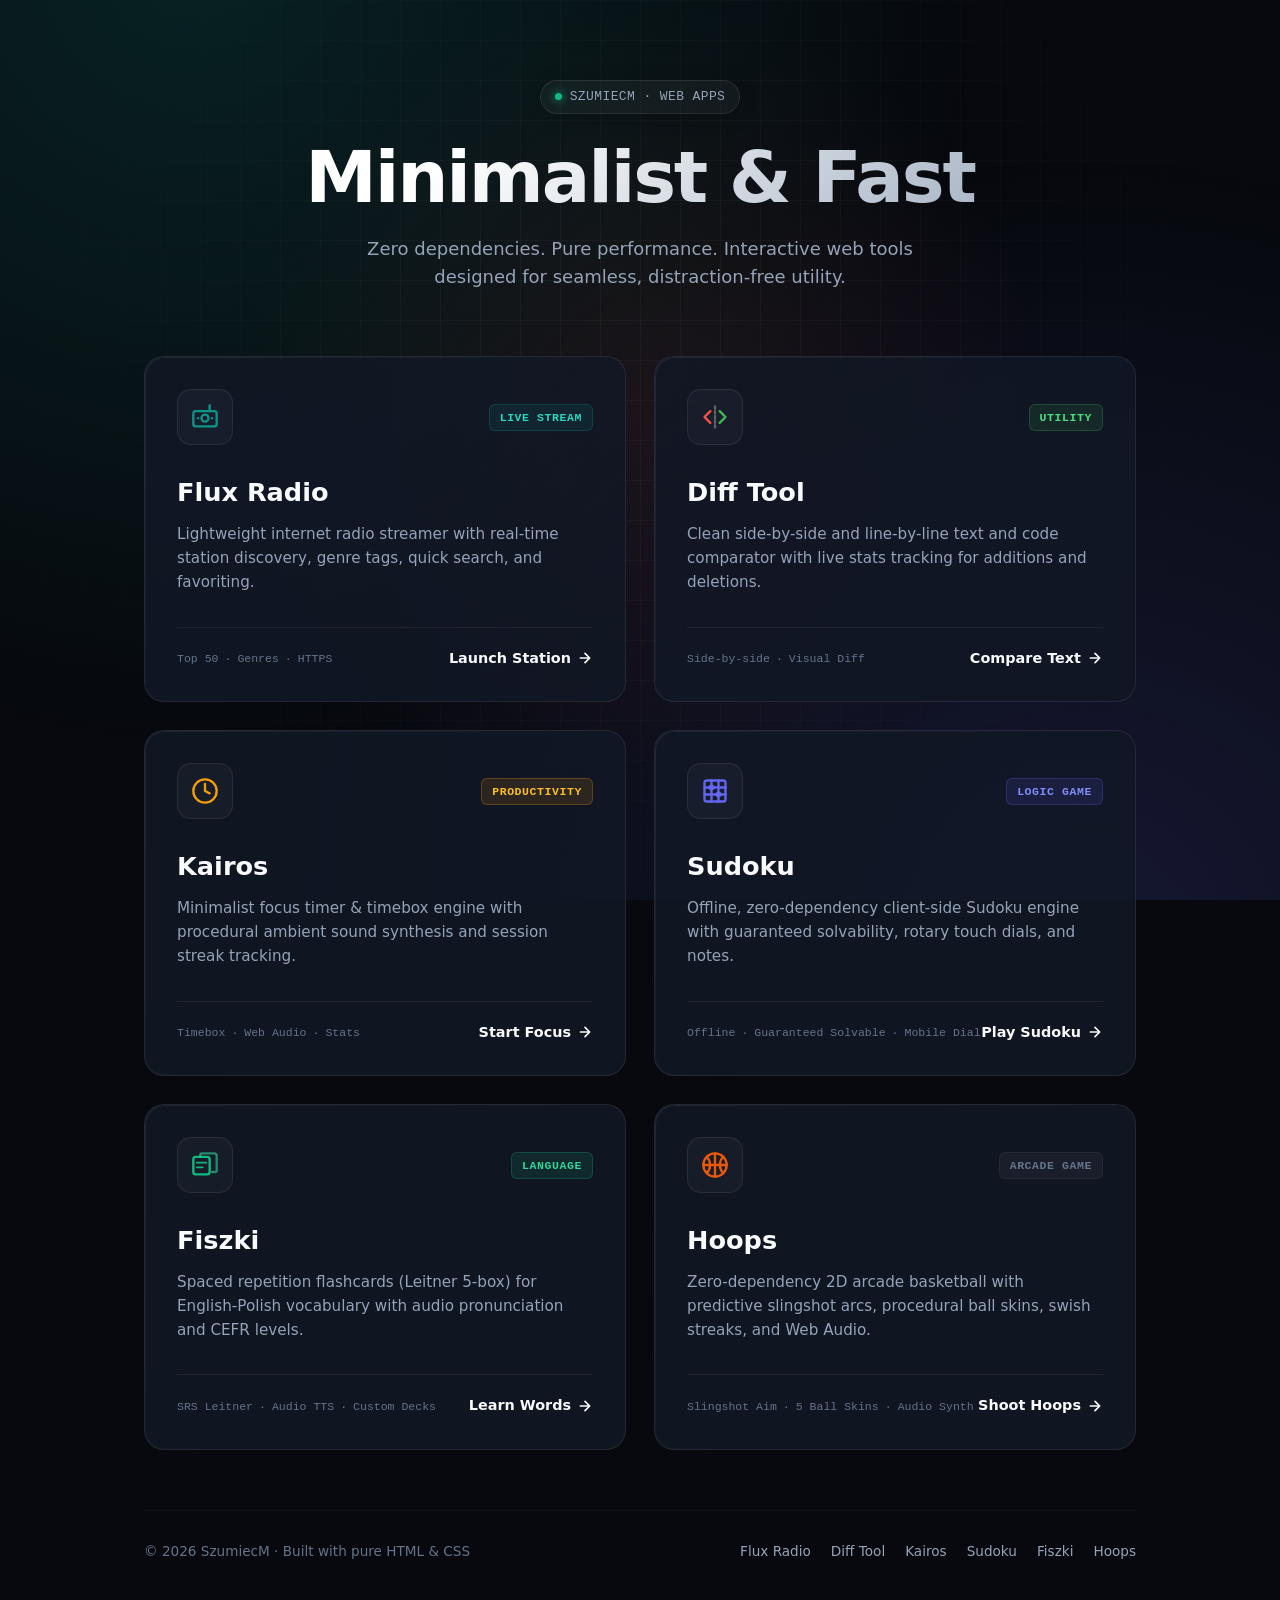
<file: index.html>
<!DOCTYPE html>
<html lang="en">

<head>
  <meta charset="UTF-8">
  <meta name="viewport" content="width=device-width, initial-scale=1.0">
  <title>SzumiecM — Minimalist Web Apps</title>
  <meta name="description"
    content="Minimalist, high-performance web applications built for speed, privacy, and clarity.">
  <link rel="icon"
    href="[data-uri]">
  <link rel="stylesheet" href="style.css">
</head>

<body>

  <div class="bg-canvas">
    <div class="bg-grid"></div>
  </div>

  <div class="container">
    <header class="hero">
      <div class="badge">
        <span class="pulse-dot"></span>
        <span>SzumiecM · Web Apps</span>
      </div>
      <h1 class="title">Minimalist & Fast</h1>
      <p class="subtitle">
        Zero dependencies. Pure performance. Interactive web tools designed for seamless, distraction-free utility.
      </p>
    </header>

    <main class="grid">
      <a href="./flux/" class="card card-flux">
        <div>
          <div class="card-header">
            <div class="icon-wrapper">
              <svg viewBox="0 0 24 24" fill="none" stroke="#0d9488" stroke-width="2" stroke-linecap="round"
                stroke-linejoin="round">
                <rect x="2" y="7" width="20" height="13" rx="2" ry="2"></rect>
                <path d="M16 2v5"></path>
                <circle cx="12" cy="13" r="3"></circle>
                <path d="M6 13v.01"></path>
                <path d="M18 13v.01"></path>
              </svg>
            </div>
            <span class="tag-badge">Live Stream</span>
          </div>

          <div class="card-body">
            <h2 class="card-title">Flux Radio</h2>
            <p class="card-description">
              Lightweight internet radio streamer with real-time station discovery, genre tags, quick search, and
              favoriting.
            </p>
          </div>
        </div>

        <div class="card-footer">
          <div class="pill-list">
            <span class="mini-pill">Top 50</span>
            <span class="mini-pill">·</span>
            <span class="mini-pill">Genres</span>
            <span class="mini-pill">·</span>
            <span class="mini-pill">HTTPS</span>
          </div>
          <span class="cta-text">
            Launch Station
            <svg class="arrow-icon" viewBox="0 0 24 24">
              <path d="M5 12h14M12 5l7 7-7 7" />
            </svg>
          </span>
        </div>
      </a>

      <a href="./diff/" class="card card-diff">
        <div>
          <div class="card-header">
            <div class="icon-wrapper">
              <svg viewBox="0 0 24 24" fill="none" stroke-width="2" stroke-linecap="round" stroke-linejoin="round">
                <path d="M8 17l-5-5 5-5" stroke="#f85149" />
                <path d="M16 7l5 5-5 5" stroke="#3fb950" />
                <path d="M12 3v18" stroke="rgba(255,255,255,0.3)" stroke-dasharray="2 2" />
              </svg>
            </div>
            <span class="tag-badge">Utility</span>
          </div>

          <div class="card-body">
            <h2 class="card-title">Diff Tool</h2>
            <p class="card-description">
              Clean side-by-side and line-by-line text and code comparator with live stats tracking for additions and
              deletions.
            </p>
          </div>
        </div>

        <div class="card-footer">
          <div class="pill-list">
            <span class="mini-pill">Side-by-side</span>
            <span class="mini-pill">·</span>
            <span class="mini-pill">Visual Diff</span>
          </div>
          <span class="cta-text">
            Compare Text
            <svg class="arrow-icon" viewBox="0 0 24 24">
              <path d="M5 12h14M12 5l7 7-7 7" />
            </svg>
          </span>
        </div>
        <!-- Kairos Card -->
        <a href="./kairos/" class="card card-kairos">
          <div>
            <div class="card-header">
              <div class="icon-wrapper">
                <!-- Kairos Logo SVG -->
                <svg viewBox="0 0 24 24" fill="none" stroke="#f59e0b" stroke-width="2" stroke-linecap="round"
                  stroke-linejoin="round">
                  <circle cx="12" cy="12" r="10"></circle>
                  <polyline points="12 6 12 12 16 14"></polyline>
                </svg>
              </div>
              <span class="tag-badge">Productivity</span>
            </div>

            <div class="card-body">
              <h2 class="card-title">Kairos</h2>
              <p class="card-description">
                Minimalist focus timer & timebox engine with procedural ambient sound synthesis and session streak
                tracking.
              </p>
            </div>
          </div>

          <div class="card-footer">
            <div class="pill-list">
              <span class="mini-pill">Timebox</span>
              <span class="mini-pill">·</span>
              <span class="mini-pill">Web Audio</span>
              <span class="mini-pill">·</span>
              <span class="mini-pill">Stats</span>
            </div>
            <span class="cta-text">
              Start Focus
              <svg class="arrow-icon" viewBox="0 0 24 24">
                <path d="M5 12h14M12 5l7 7-7 7" />
              </svg>
            </span>
          </div>
        </a>

        <!-- Sudoku Card -->
        <a href="./sudoku/" class="card card-sudoku">
          <div>
            <div class="card-header">
              <div class="icon-wrapper">
                <!-- Sudoku Logo SVG -->
                <svg viewBox="0 0 24 24" fill="none" stroke="#6366f1" stroke-width="2" stroke-linecap="round"
                  stroke-linejoin="round">
                  <rect x="3" y="3" width="18" height="18" rx="2" ry="2"></rect>
                  <line x1="9" y1="3" x2="9" y2="21"></line>
                  <line x1="15" y1="3" x2="15" y2="21"></line>
                  <line x1="3" y1="9" x2="21" y2="9"></line>
                  <line x1="3" y1="15" x2="21" y2="15"></line>
                  <circle cx="9" cy="9" r="1.5" fill="#6366f1"></circle>
                  <circle cx="15" cy="15" r="1.5" fill="#818cf8"></circle>
                </svg>
              </div>
              <span class="tag-badge">Logic Game</span>
            </div>

            <div class="card-body">
              <h2 class="card-title">Sudoku</h2>
              <p class="card-description">
                Offline, zero-dependency client-side Sudoku engine with guaranteed solvability, rotary touch dials, and notes.
              </p>
            </div>
          </div>

          <div class="card-footer">
            <div class="pill-list">
              <span class="mini-pill">Offline</span>
              <span class="mini-pill">·</span>
              <span class="mini-pill">Guaranteed Solvable</span>
              <span class="mini-pill">·</span>
              <span class="mini-pill">Mobile Dial</span>
            </div>
            <span class="cta-text">
              Play Sudoku
              <svg class="arrow-icon" viewBox="0 0 24 24">
                <path d="M5 12h14M12 5l7 7-7 7" />
              </svg>
            </span>
          </div>
        </a>

        <!-- Fiszki Card -->
        <a href="./fiszki/" class="card card-fiszki">
          <div>
            <div class="card-header">
              <div class="icon-wrapper">
                <!-- Fiszki Logo SVG -->
                <svg viewBox="0 0 24 24" fill="none" stroke="#10b981" stroke-width="2" stroke-linecap="round"
                  stroke-linejoin="round">
                  <rect x="2" y="5" width="14" height="15" rx="2" stroke="#10b981" fill="none"></rect>
                  <path d="M8 5V3a1 1 0 0 1 1-1h11a2 2 0 0 1 2 2v13a1 1 0 0 1-1 1h-3" stroke="#34d399" opacity="0.6"></path>
                  <path d="M5 10h8" stroke="#10b981" stroke-width="1.5"></path>
                  <path d="M5 14h5" stroke="#10b981" stroke-width="1.5"></path>
                </svg>
              </div>
              <span class="tag-badge">Language</span>
            </div>

            <div class="card-body">
              <h2 class="card-title">Fiszki</h2>
              <p class="card-description">
                Spaced repetition flashcards (Leitner 5-box) for English-Polish vocabulary with audio pronunciation and CEFR levels.
              </p>
            </div>
          </div>

          <div class="card-footer">
            <div class="pill-list">
              <span class="mini-pill">SRS Leitner</span>
              <span class="mini-pill">·</span>
              <span class="mini-pill">Audio TTS</span>
              <span class="mini-pill">·</span>
              <span class="mini-pill">Custom Decks</span>
            </div>
            <span class="cta-text">
              Learn Words
              <svg class="arrow-icon" viewBox="0 0 24 24">
                <path d="M5 12h14M12 5l7 7-7 7" />
              </svg>
            </span>
          </div>
        </a>

        <!-- Hoops Card -->
        <a href="./hoops/" class="card card-hoops">
          <div>
            <div class="card-header">
              <div class="icon-wrapper">
                <!-- Hoops Basketball Logo SVG -->
                <svg viewBox="0 0 24 24" fill="none" stroke="#ea580c" stroke-width="2" stroke-linecap="round"
                  stroke-linejoin="round">
                  <circle cx="12" cy="12" r="10"></circle>
                  <path d="M2 12h20"></path>
                  <path d="M12 2v20"></path>
                  <path d="M4.93 4.93c3.8 3.8 3.8 10.34 0 14.14"></path>
                  <path d="M19.07 4.93c-3.8 3.8-3.8 10.34 0 14.14"></path>
                </svg>
              </div>
              <span class="tag-badge">Arcade Game</span>
            </div>

            <div class="card-body">
              <h2 class="card-title">Hoops</h2>
              <p class="card-description">
                Zero-dependency 2D arcade basketball with predictive slingshot arcs, procedural ball skins, swish streaks, and Web Audio.
              </p>
            </div>
          </div>

          <div class="card-footer">
            <div class="pill-list">
              <span class="mini-pill">Slingshot Aim</span>
              <span class="mini-pill">·</span>
              <span class="mini-pill">5 Ball Skins</span>
              <span class="mini-pill">·</span>
              <span class="mini-pill">Audio Synth</span>
            </div>
            <span class="cta-text">
              Shoot Hoops
              <svg class="arrow-icon" viewBox="0 0 24 24">
                <path d="M5 12h14M12 5l7 7-7 7" />
              </svg>
            </span>
          </div>
        </a>
    </main>

    <footer>
      <div>&copy; 2026 SzumiecM · Built with pure HTML & CSS</div>
      <div class="footer-links">
        <a href="./flux/" class="footer-link">Flux Radio</a>
        <a href="./diff/" class="footer-link">Diff Tool</a>
        <a href="./kairos/" class="footer-link">Kairos</a>
        <a href="./sudoku/" class="footer-link">Sudoku</a>
        <a href="./fiszki/" class="footer-link">Fiszki</a>
        <a href="./hoops/" class="footer-link">Hoops</a>
      </div>
    </footer>
  </div>

</body>

</html>
</file>
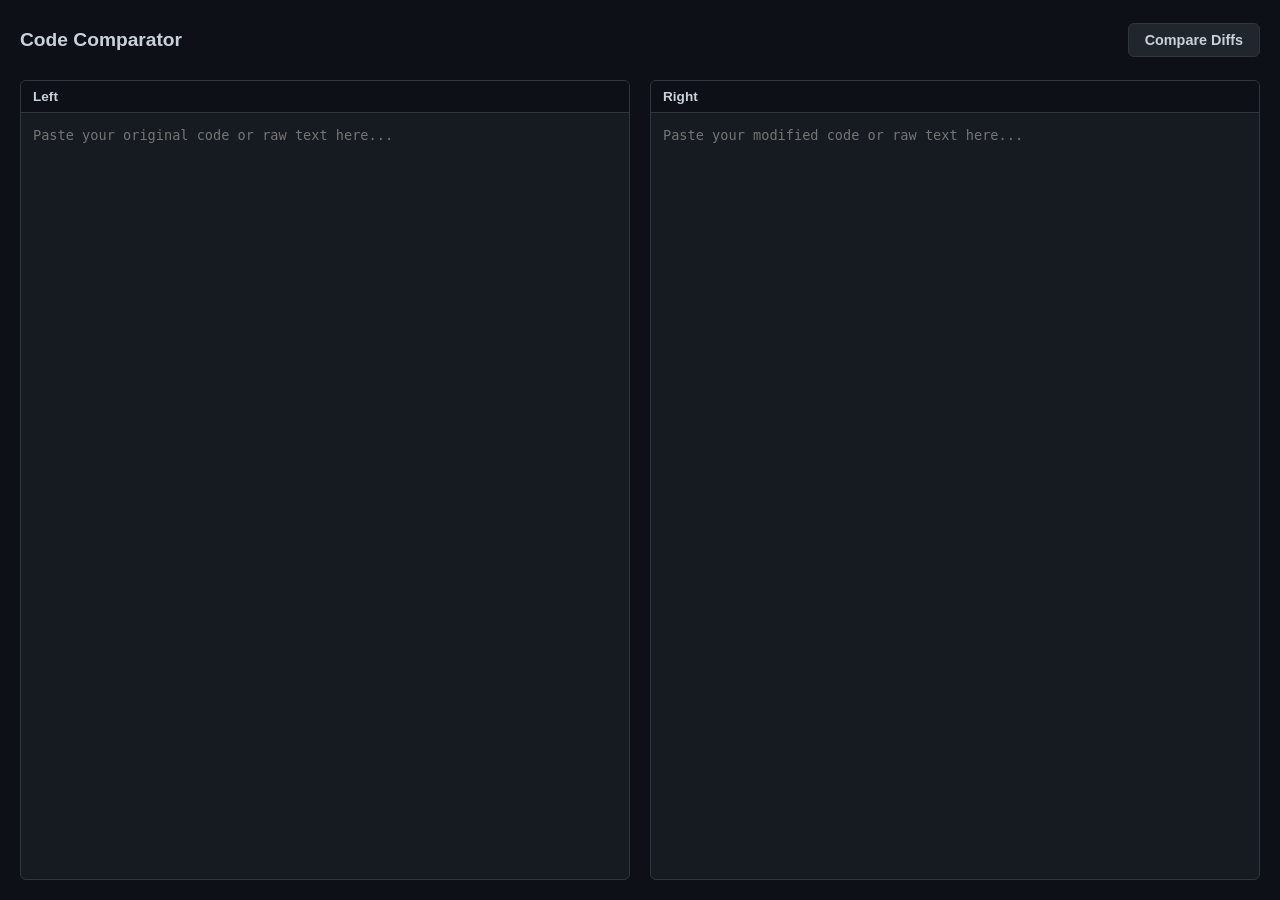
<file: comparator/index.html>
<!DOCTYPE html>
<html lang="en">

<head>
    <meta charset="UTF-8">
    <meta name="viewport" content="width=device-width, initial-scale=1.0">
    <title>Raw Code Comparator</title>
    <link rel="stylesheet" href="styles.css">
</head>

<body>

    <header>
        <h1>Code Comparator</h1>
        
        <div id="diff-stats" class="diff-stats" style="display: none;">
            <span class="stat-count count-added" id="stat-added-txt">+0</span>
            <div class="stat-bar">
                <div id="bar-added" class="bar-fill fill-added"></div>
                <div id="bar-removed" class="bar-fill fill-removed"></div>
            </div>
            <span class="stat-count count-removed" id="stat-removed-txt">-0</span>
        </div>

        <button id="compare-btn">Compare Diffs</button>
    </header>

    <main class="container">
        <div class="panel">
            <div class="panel-header">Left</div>
            <div class="editor-wrapper">
                <textarea id="input-left" placeholder="Paste your original code or raw text here..."></textarea>
                <div id="output-left" class="diff-output"></div>
            </div>
        </div>

        <div class="panel">
            <div class="panel-header">Right</div>
            <div class="editor-wrapper">
                <textarea id="input-right" placeholder="Paste your modified code or raw text here..."></textarea>
                <div id="output-right" class="diff-output"></div>
            </div>
        </div>
    </main>

    <script src="app.js"></script>
</body>

</html>
</file>
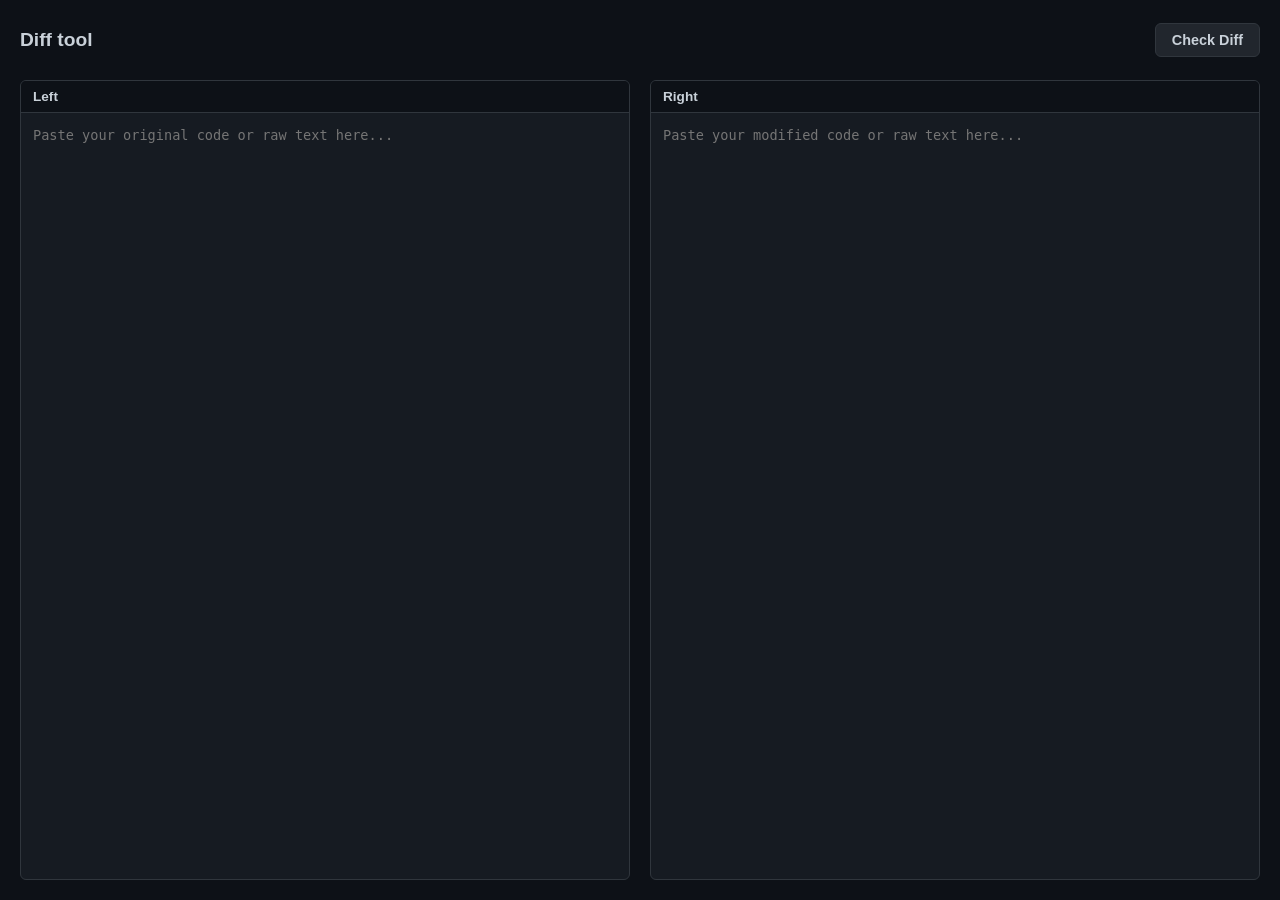
<file: diff/index.html>
<!DOCTYPE html>
<html lang="en">

<head>
    <meta charset="UTF-8">
    <meta name="viewport" content="width=device-width, initial-scale=1.0">
    <title>Diff Tool</title>
    <link rel="icon"
        href="[data-uri]">
    <link rel="stylesheet" href="styles.css">
</head>

<body>

    <header>
        <h1>Diff tool</h1>

        <div id="diff-stats" class="diff-stats" style="display: none;">
            <span class="stat-count count-added" id="stat-added-txt">+0</span>
            <div class="stat-bar">
                <div id="bar-added" class="bar-fill fill-added"></div>
                <div id="bar-removed" class="bar-fill fill-removed"></div>
            </div>
            <span class="stat-count count-removed" id="stat-removed-txt">-0</span>
        </div>

        <button id="compare-btn">Check Diff</button>
    </header>

    <main class="container">
        <div class="panel">
            <div class="panel-header">Left</div>
            <div class="editor-wrapper">
                <textarea id="input-left" placeholder="Paste your original code or raw text here..."></textarea>
                <div id="output-left" class="diff-output"></div>
            </div>
        </div>

        <div class="panel">
            <div class="panel-header">Right</div>
            <div class="editor-wrapper">
                <textarea id="input-right" placeholder="Paste your modified code or raw text here..."></textarea>
                <div id="output-right" class="diff-output"></div>
            </div>
        </div>
    </main>

    <script src="app.js"></script>
</body>

</html>
</file>
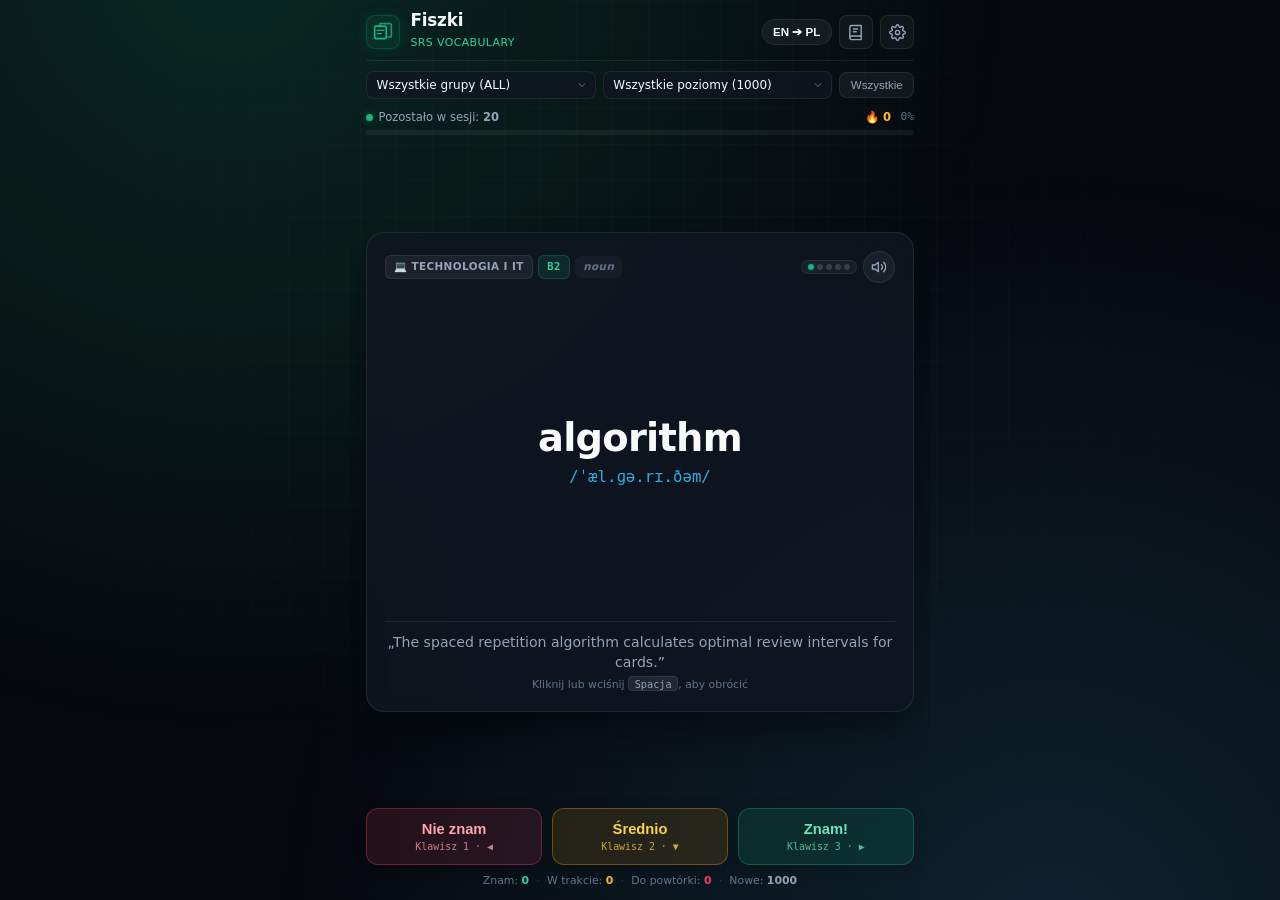
<file: fiszki/index.html>
<!DOCTYPE html>
<html lang="pl">

<head>
  <meta charset="UTF-8">
  <meta name="viewport" content="width=device-width, initial-scale=1.0, maximum-scale=1.0, user-scalable=no, viewport-fit=cover">
  <title>Fiszki — SRS Vocabulary Engine</title>
  <meta name="description" content="Offline, zero-dependency client-side Spaced Repetition Flashcards engine with audio pronunciation, Leitner boxes, and custom deck support.">
  <meta name="referrer" content="no-referrer">
  <meta http-equiv="Content-Security-Policy" content="
    default-src 'self';
    script-src 'self' 'unsafe-inline';
    style-src 'self' 'unsafe-inline';
    img-src 'self' data:;
    connect-src 'self' https:;
    form-action 'none';
    media-src 'self' https: data: blob:;
    object-src 'none';
    base-uri 'none';
  ">
  <link rel="icon" href="logo.svg">
  <link rel="preload" href="words.json" as="fetch" crossorigin="anonymous">
  <link rel="preload" href="app.js" as="script">
  <link rel="stylesheet" href="style.css">
</head>

<body>

  <div class="bg-canvas">
    <div class="bg-grid"></div>
  </div>

  <div class="app-container">

    <!-- Header matching SzumiecM apps -->
    <header>
      <a href="../" class="brand" aria-label="Powrót do strony głównej SzumiecM">
        <div class="brand-icon">
          <svg viewBox="0 0 24 24" fill="none" stroke="#10b981" stroke-width="2" stroke-linecap="round" stroke-linejoin="round">
            <rect x="2" y="5" width="14" height="15" rx="2" stroke="#10b981" fill="none"></rect>
            <path d="M8 5V3a1 1 0 0 1 1-1h11a2 2 0 0 1 2 2v13a1 1 0 0 1-1 1h-3" stroke="#34d399" opacity="0.6"></path>
            <path d="M5 10h8" stroke="#10b981" stroke-width="1.5"></path>
            <path d="M5 14h5" stroke="#10b981" stroke-width="1.5"></path>
          </svg>
        </div>
        <div class="brand-text">
          <h1>Fiszki</h1>
          <span>SRS Vocabulary</span>
        </div>
      </a>

      <div class="header-actions">
        <!-- Direction Toggle: EN->PL or PL->EN -->
        <button id="btn-toggle-direction" class="header-pill-btn" aria-label="Kierunek nauki" title="Zmień kierunek nauki: EN ➔ PL lub PL ➔ EN">
          <span id="direction-label">EN ➔ PL</span>
        </button>

        <!-- Decks & Library Button -->
        <button id="btn-open-decks" class="action-icon-btn" aria-label="Baza słówek i talie" title="Wybierz talię lub importuj słówka">
          <svg viewBox="0 0 24 24" fill="none" stroke="currentColor" stroke-width="2" stroke-linecap="round" stroke-linejoin="round">
            <path d="M4 19.5A2.5 2.5 0 0 1 6.5 17H20"></path>
            <path d="M6.5 2H20v20H6.5A2.5 2.5 0 0 1 4 19.5v-15A2.5 2.5 0 0 1 6.5 2z"></path>
            <line x1="9" y1="7" x2="15" y2="7"></line>
            <line x1="9" y1="11" x2="13" y2="11"></line>
          </svg>
        </button>

        <!-- Settings Button -->
        <button id="btn-open-settings" class="action-icon-btn" aria-label="Ustawienia głosu i sesji" title="Ustawienia głosu, szybkości i opcji">
          <svg viewBox="0 0 24 24" fill="none" stroke="currentColor" stroke-width="2" stroke-linecap="round" stroke-linejoin="round">
            <circle cx="12" cy="12" r="3"></circle>
            <path d="M19.4 15a1.65 1.65 0 0 0 .33 1.82l.06.06a2 2 0 0 1 0 2.83 2 2 0 0 1-2.83 0l-.06-.06a1.65 1.65 0 0 0-1.82-.33 1.65 1.65 0 0 0-1 1.51V21a2 2 0 0 1-2 2 2 2 0 0 1-2-2v-.09A1.65 1.65 0 0 0 9 19.4a1.65 1.65 0 0 0-1.82.33l-.06.06a2 2 0 0 1-2.83 0 2 2 0 0 1 0-2.83l.06-.06a1.65 1.65 0 0 0 .33-1.82 1.65 1.65 0 0 0-1.51-1H3a2 2 0 0 1-2-2 2 2 0 0 1 2-2h.09A1.65 1.65 0 0 0 4.6 9a1.65 1.65 0 0 0-.33-1.82l-.06-.06a2 2 0 0 1 0-2.83 2 2 0 0 1 2.83 0l.06.06a1.65 1.65 0 0 0 1.82.33H9a1.65 1.65 0 0 0 1-1.51V3a2 2 0 0 1 2-2 2 2 0 0 1 2 2v.09a1.65 1.65 0 0 0 1 1.51 1.65 1.65 0 0 0 1.82-.33l.06-.06a2 2 0 0 1 2.83 0 2 2 0 0 1 0 2.83l-.06.06a1.65 1.65 0 0 0-.33 1.82V9a1.65 1.65 0 0 0 1.51 1H21a2 2 0 0 1 2 2 2 2 0 0 1-2 2h-.09a1.65 1.65 0 0 0-1.51 1z"></path>
          </svg>
        </button>
      </div>
    </header>

    <!-- Quick Filter & Deck Toolbar -->
    <div class="deck-filter-bar">
      <!-- Group Filter Dropdown -->
      <div class="select-pill-wrapper">
        <label for="select-group-filter" class="sr-only">Grupa słownictwa</label>
        <select id="select-group-filter" class="select-pill" title="Filtruj wg grupy tematycznej">
          <option value="all">Wszystkie grupy (ALL)</option>
          <option value="work">💼 Praca i biznes</option>
          <option value="cooking">🍳 Kuchnia i kulinaria</option>
          <option value="daily">☕ Życie codzienne</option>
          <option value="travel">✈️ Podróże i transport</option>
          <option value="tech">💻 Technologia i IT</option>
          <option value="phrasals">⚡ Phrasal Verbs</option>
          <option value="idioms">🎯 Idiomy</option>
          <option value="advanced">💎 Zaawansowane C1/C2</option>
          <option value="health">🩺 Zdrowie i ciało</option>
          <option value="nature">🌿 Natura i środowisko</option>
        </select>
        <svg class="select-chevron" viewBox="0 0 24 24"><polyline points="6 9 12 15 18 9"></polyline></svg>
      </div>

      <!-- Level Filter Dropdown -->
      <div class="select-pill-wrapper">
        <label for="select-level-filter" class="sr-only">Poziom zaawansowania</label>
        <select id="select-level-filter" class="select-pill" title="Filtruj wg poziomu CEFR">
          <option value="all">Wszystkie poziomy</option>
          <option value="A1">A1 — Początkujący</option>
          <option value="A2">A2 — Podstawowy</option>
          <option value="B1">B1 — Średni</option>
          <option value="B2">B2 — Wyższy średni</option>
          <option value="C1">C1 — Zaawansowany</option>
          <option value="C2">C2 — Biegły</option>
        </select>
        <svg class="select-chevron" viewBox="0 0 24 24"><polyline points="6 9 12 15 18 9"></polyline></svg>
      </div>

      <!-- Queue Scope Button: All vs Due/Lapsed -->
      <button id="btn-toggle-scope" class="scope-pill-btn" title="Przełącz: wszystkie słówka lub tylko do powtórki">
        <span id="scope-pill-text">Wszystkie</span>
      </button>
    </div>

    <!-- Session Progress Bar & Metrics -->
    <div class="progress-section" aria-label="Postęp bieżącej sesji">
      <div class="progress-info">
        <div class="queue-status">
          <span class="status-pulse-dot"></span>
          <span>Pozostało w sesji: <strong id="queue-remaining-count">0</strong></span>
        </div>
        <div class="stats-mini">
          <span class="streak-badge" title="Dobra passa">🔥 <span id="streak-counter">0</span></span>
          <span id="progress-percent" class="percent-label">0%</span>
        </div>
      </div>
      <div class="progress-track">
        <div id="progress-bar-fill" class="progress-fill" style="width: 0%"></div>
      </div>
    </div>

    <!-- Main Flashcard Perspective Container -->
    <main class="card-stage" id="card-stage" aria-label="Fiszka interaktywna">
      <!-- Empty State when filter yields 0 cards -->
      <div id="card-empty-state" class="empty-state-card hidden">
        <div class="empty-state-icon">🔍</div>
        <h3 class="empty-state-title">Brak fiszek w tej kombinacji</h3>
        <p class="empty-state-desc" id="empty-state-desc">Nie znaleziono słówek dla wybranej grupy i poziomu.</p>
        <div class="empty-state-actions">
          <button id="btn-empty-reset-level" class="btn-primary">Wszystkie poziomy</button>
          <button id="btn-empty-reset-group" class="btn-secondary">Wszystkie grupy</button>
        </div>
      </div>

      <!-- In-Stage Session Complete State -->
      <div id="card-complete-state" class="empty-state-card hidden">
        <div class="empty-state-icon">🎉</div>
        <h3 class="empty-state-title">Sesja ukończona!</h3>
        <p class="empty-state-desc">Wszystkie fiszki w tej sesji zostały powtórzone. Świetna robota!</p>
        <div class="empty-state-actions">
          <button id="btn-stage-restart-session" class="btn-primary">Nowa sesja</button>
          <button id="btn-stage-review-lapsed" class="btn-secondary">Powtórz trudne</button>
        </div>
      </div>

      <div class="perspective-box" id="perspective-box">
        <div id="flashcard-inner" class="card-inner" role="button" tabindex="0" aria-label="Fiszka - kliknij lub naciśnij spację, aby obrócić">

          <!-- CARD FRONT -->
          <article class="card-face card-front">
            <div class="card-face-header">
              <div class="badges-row">
                <span id="card-group-badge" class="meta-badge badge-group">Grupa</span>
                <span id="card-level-badge" class="meta-badge badge-level">B2</span>
                <span id="card-pos-badge" class="meta-badge badge-pos">noun</span>
              </div>
              <div class="card-actions-top">
                <div class="leitner-dots" id="card-leitner-dots" title="Poziom pamięci (Leitner Box 1-5)">
                  <span class="dot active"></span>
                  <span class="dot"></span>
                  <span class="dot"></span>
                  <span class="dot"></span>
                  <span class="dot"></span>
                </div>
                <button id="btn-speak-front" class="sound-btn" aria-label="Odtwórz wymowę (R)" title="Odtwórz wymowę (Klawisz R)">
                  <svg viewBox="0 0 24 24" fill="none" stroke="currentColor" stroke-width="2" stroke-linecap="round" stroke-linejoin="round">
                    <polygon points="11 5 6 9 2 9 2 15 6 15 11 19 11 5"></polygon>
                    <path d="M15.54 8.46a5 5 0 0 1 0 7.07"></path>
                    <path d="M19.07 4.93a10 10 0 0 1 0 14.14"></path>
                  </svg>
                </button>
              </div>
            </div>

            <div class="card-center">
              <div id="card-front-word" class="primary-word">Word</div>
              <div id="card-front-ipa" class="ipa-transcription">/wɜːd/</div>
            </div>

            <div class="card-context-box">
              <p id="card-front-example" class="context-sentence">Example sentence</p>
              <div class="card-flip-prompt">
                <span>Kliknij lub wciśnij <kbd>Spacja</kbd>, aby obrócić</span>
              </div>
            </div>
          </article>

          <!-- CARD BACK -->
          <article class="card-face card-back">
            <div class="card-face-header">
              <div class="badges-row">
                <span class="meta-badge badge-translation">Tłumaczenie</span>
                <span id="card-back-group-badge" class="meta-badge badge-group">Grupa</span>
              </div>
              <div class="card-actions-top">
                <div class="leitner-dots" id="card-back-leitner-dots" title="Poziom opanowania">
                  <span class="dot active"></span>
                  <span class="dot"></span>
                  <span class="dot"></span>
                  <span class="dot"></span>
                  <span class="dot"></span>
                </div>
                <button id="btn-flip-back" class="sound-btn" aria-label="Obróć na przód" title="Wróć na przód fiszki">
                  <svg viewBox="0 0 24 24" fill="none" stroke="currentColor" stroke-width="2" stroke-linecap="round" stroke-linejoin="round">
                    <path d="M3 12a9 9 0 1 0 9-9 9.75 9.75 0 0 0-6.74 2.74L3 8"></path>
                    <path d="M3 3v5h5"></path>
                  </svg>
                </button>
              </div>
            </div>

            <div class="card-center">
              <div id="card-back-primary" class="primary-word translation-text">Słowo</div>
              
              <!-- Alternative meanings chip list -->
              <div class="other-meanings-container" id="other-meanings-container">
                <span class="other-meanings-title">Inne znaczenia:</span>
                <div id="card-other-meanings-list" class="other-meanings-chips">
                  <!-- Chips injected via JS -->
                </div>
              </div>
            </div>

            <div class="card-context-box">
              <p id="card-back-example" class="context-sentence pl-example">Przykładowe zdanie po polsku.</p>
              <div class="card-flip-prompt">
                <span>Oceń znajomość poniżej (1, 2 lub 3)</span>
              </div>
            </div>
          </article>

        </div>
      </div>
    </main>

    <!-- Review Rating Buttons (Leitner 3-Level) -->
    <nav class="rating-controls" aria-label="Ocena znajomości słówka">
      <div class="rating-grid">
        <!-- 1: Nie znam -->
        <button id="btn-rate-1" class="rate-btn rate-btn-lapse" aria-label="1: Nie znam słówka">
          <div class="rate-title">Nie znam</div>
          <span class="rate-key-hint">Klawisz 1 · ◀</span>
        </button>

        <!-- 2: Średnio -->
        <button id="btn-rate-2" class="rate-btn rate-btn-medium" aria-label="2: Średnio znam słówko">
          <div class="rate-title">Średnio</div>
          <span class="rate-key-hint">Klawisz 2 · ▼</span>
        </button>

        <!-- 3: Znam! -->
        <button id="btn-rate-3" class="rate-btn rate-btn-known" aria-label="3: Znam słówko doskonale">
          <div class="rate-title">Znam!</div>
          <span class="rate-key-hint">Klawisz 3 · ▶</span>
        </button>
      </div>

      <!-- Quick stats footer -->
      <footer class="mastery-summary-bar">
        <span>Znam: <strong id="stat-known" class="color-mastered">0</strong></span>
        <span class="stat-sep">·</span>
        <span>W trakcie: <strong id="stat-learning" class="color-learning">0</strong></span>
        <span class="stat-sep">·</span>
        <span>Do powtórki: <strong id="stat-lapsed" class="color-lapsed">0</strong></span>
        <span class="stat-sep">·</span>
        <span>Nowe: <strong id="stat-new" class="color-new">0</strong></span>
      </footer>
    </nav>

  </div>

  <!-- Decks, Vocabulary Library & Importer Modal -->
  <div id="modal-decks" class="modal-backdrop hidden" role="dialog" aria-modal="true" aria-labelledby="modal-decks-title">
    <div class="modal-card modal-lg">
      <div class="modal-header">
        <div>
          <h2 id="modal-decks-title" class="modal-title">Baza słówek & Talie</h2>
          <p class="modal-subtitle">Wybierz grupę słownictwa, importuj własną listę lub stwórz kopię</p>
        </div>
        <button id="btn-close-decks" class="modal-close-btn" aria-label="Zamknij okno">✕</button>
      </div>

      <div class="modal-body">
        <!-- Group Overview Cards -->
        <section class="modal-section">
          <h3 class="section-heading">Kategorie słownictwa</h3>
          <div id="decks-group-grid" class="decks-group-grid">
            <!-- Injected via JS -->
          </div>
        </section>

        <!-- CSV / TSV Importer -->
        <section class="modal-section import-box">
          <div class="section-header-row">
            <h3 class="section-heading">Własny import słówek (CSV / TSV)</h3>
            <span class="format-hint">Format: en; pl; inne1, inne2; poziom; grupa; przykład en; przykład pl</span>
          </div>
          <textarea id="import-csv-textarea" rows="3" class="modal-textarea" placeholder="bargain; okazja cenowa; tani zakup, targować się; A2; daily; It was a real bargain.; To była prawdziwa okazja.
streamline; usprawniać; optymalizować, upraszczać; B2; work; We must streamline the workflow.; Musimy usprawnić przepływ pracy."></textarea>
          <div class="import-actions-row">
            <input type="text" id="import-deck-name" class="modal-input" placeholder="Nazwa nowej talii (opcjonalnie)">
            <button id="btn-submit-csv-import" class="btn-primary">Importuj fiszki</button>
          </div>
        </section>

        <!-- Backup & Restore -->
        <section class="modal-section backup-section">
          <div class="backup-info">
            <h4>Kopia zapasowa postępu</h4>
            <p>Eksportuj cały postęp pamięciowy (Leitner boxes) i własne talie do pliku JSON.</p>
          </div>
          <div class="backup-buttons">
            <button id="btn-export-backup" class="btn-secondary">Eksportuj JSON</button>
            <label class="btn-secondary file-upload-label">
              Przywróć JSON
              <input type="file" id="file-restore-input" accept=".json" class="hidden-input">
            </label>
          </div>
        </section>
      </div>
    </div>
  </div>

  <!-- Settings Modal -->
  <div id="modal-settings" class="modal-backdrop hidden" role="dialog" aria-modal="true" aria-labelledby="modal-settings-title">
    <div class="modal-card modal-sm">
      <div class="modal-header">
        <h2 id="modal-settings-title" class="modal-title">Ustawienia Fiszki</h2>
        <button id="btn-close-settings" class="modal-close-btn" aria-label="Zamknij okno">✕</button>
      </div>

      <div class="modal-body space-y-4">
        <!-- Voice Accent Selector -->
        <div class="setting-item">
          <label for="select-tts-voice" class="setting-label">Akcent lektora</label>
          <div class="select-pill-wrapper w-full">
            <select id="select-tts-voice" class="select-pill w-full">
              <option value="en-US" selected>🇺🇸 English (US) — Amerykański</option>
              <option value="en-GB">🇬🇧 English (UK) — Brytyjski</option>
            </select>
            <svg class="select-chevron" viewBox="0 0 24 24"><polyline points="6 9 12 15 18 9"></polyline></svg>
          </div>
          <p class="setting-hint">Domyślny akcent amerykański (US) z możliwością przełączenia na brytyjski (UK).</p>
        </div>

        <!-- Speech Rate -->
        <div class="setting-item">
          <div class="setting-header-between">
            <label for="range-speech-rate" class="setting-label">Szybkość wymowy</label>
            <span id="label-speech-rate" class="mono-badge">0.95x</span>
          </div>
          <input type="range" id="range-speech-rate" min="0.6" max="1.3" step="0.05" value="0.95" class="custom-range">
        </div>

        <!-- Auto-speak toggle -->
        <div class="setting-item toggle-row">
          <div>
            <div class="setting-label">Automatyczna wymowa</div>
            <div class="setting-hint">Odtwarzaj audio po odsłonięciu angielskiego słowa</div>
          </div>
          <label class="toggle-switch">
            <input type="checkbox" id="check-auto-speak" checked>
            <span class="toggle-slider"></span>
          </label>
        </div>

        <!-- Max session size -->
        <div class="setting-item">
          <label for="select-session-size" class="setting-label">Rozmiar sesji (liczba fiszek)</label>
          <div class="select-pill-wrapper w-full">
            <select id="select-session-size" class="select-pill w-full">
              <option value="15">Szybka sesja (15 fiszek)</option>
              <option value="20" selected>Standardowa (20 fiszek)</option>
              <option value="25">Rozszerzona (25 fiszek)</option>
              <option value="50">Intensywna (50 fiszek)</option>
              <option value="0">Wszystkie w danej kategorii</option>
            </select>
            <svg class="select-chevron" viewBox="0 0 24 24"><polyline points="6 9 12 15 18 9"></polyline></svg>
          </div>
        </div>

        <!-- Reset progress -->
        <div class="setting-item pt-2 border-t">
          <button id="btn-reset-current-progress" class="btn-danger w-full">
            Zresetuj postęp dla aktualnego filtra
          </button>
        </div>
      </div>
    </div>
  </div>

  <!-- Session Complete Modal -->
  <div id="modal-session-complete" class="modal-backdrop hidden" role="dialog" aria-modal="true" aria-labelledby="modal-complete-title">
    <div class="modal-card modal-sm text-center">
      <div class="modal-header-close-only">
        <button id="btn-close-complete" class="modal-close-btn" aria-label="Zamknij okno">✕</button>
      </div>
      <div class="celebration-icon">🎉</div>
      <h2 id="modal-complete-title" class="modal-title">Świetna robota! Sesja ukończona!</h2>
      <p class="modal-subtitle">Przejrzałeś wszystkie karty w wybranej puli. Twój mózg utrwalił nowe połączenia neuronowe.</p>

      <div class="session-stats-grid">
        <div class="stat-box">
          <div id="stat-reviewed-total" class="stat-number color-primary">0</div>
          <div class="stat-label">Powtórzeń</div>
        </div>
        <div class="stat-box">
          <div id="stat-known-total" class="stat-number color-mastered">0</div>
          <div class="stat-label">Znam</div>
        </div>
        <div class="stat-box">
          <div id="stat-accuracy-rate" class="stat-number color-accent">0%</div>
          <div class="stat-label">Skuteczność</div>
        </div>
      </div>

      <div class="modal-actions-col">
        <button id="btn-restart-session" class="btn-primary w-full">Rozpocznij nową sesję</button>
        <button id="btn-review-lapsed-only" class="btn-secondary w-full">Powtórz tylko trudne słówka</button>
      </div>
    </div>
  </div>

  <!-- In-house Toast Notification -->
  <div id="toast" class="toast" role="alert" aria-live="polite"></div>

  <!-- Scripts -->
  <script src="app.js"></script>
</body>

</html>
</file>
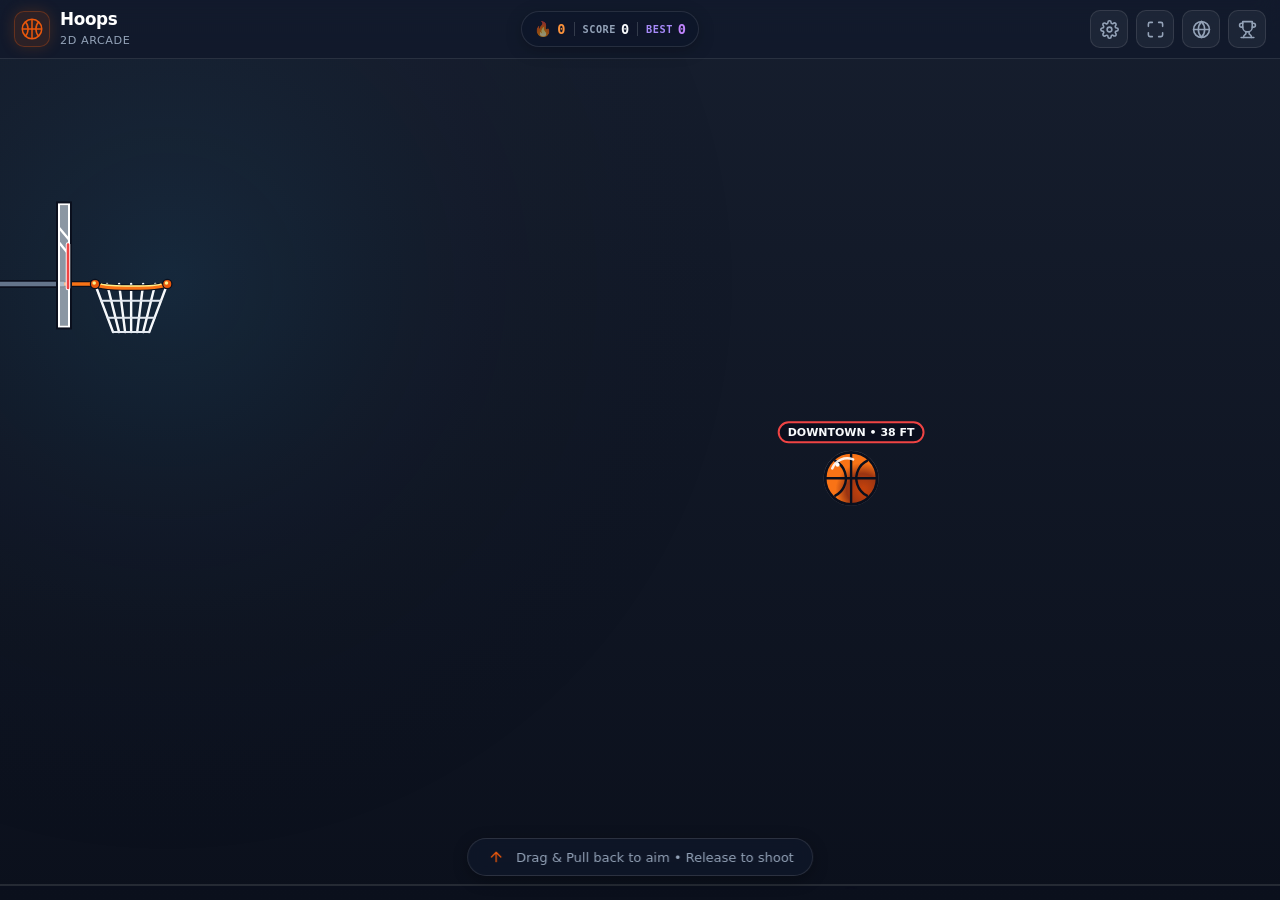
<file: hoops/index.html>
<!DOCTYPE html>
<html lang="en">

<head>
  <meta charset="UTF-8">
  <meta name="viewport" content="width=device-width, initial-scale=1.0, maximum-scale=1.0, user-scalable=no, viewport-fit=cover">
  <title>Hoops — 2D Arcade Basketball</title>
  <meta name="description" content="Zero-dependency, battery-efficient 2D arcade basketball game with predictive slingshot physics, ball skins, and streak combos.">
  <meta name="referrer" content="no-referrer">
  <meta http-equiv="Content-Security-Policy" content="
    default-src 'self';
    script-src 'self';
    style-src 'self' 'unsafe-inline';
    img-src 'self' data:;
    connect-src 'none';
    form-action 'none';
    media-src 'none';
    object-src 'none';
    base-uri 'none';
  ">
  <link rel="icon" href="logo.svg">
  <meta name="mobile-web-app-capable" content="yes">
  <meta name="apple-mobile-web-app-capable" content="yes">
  <meta name="apple-mobile-web-app-status-bar-style" content="black-translucent">
  <meta name="theme-color" content="#0b1320">
  <link rel="stylesheet" href="style.css?v=5">
  <link rel="preload" href="game.js?v=28" as="script">
</head>

<body>

  <!-- Dynamic streak gradient container (handled via CSS custom properties for 0 GPU redraw cost) -->
  <div class="game-wrapper" id="gameWrapper">

    <!-- Minimalist HUD Header -->
    <header class="hud-header">
      <a href="../" class="brand" aria-label="SzumiecM Home">
        <div class="brand-icon">
          <svg viewBox="0 0 32 32" fill="none" stroke="#ea580c" stroke-width="2">
            <circle cx="16" cy="16" r="13" stroke="#ea580c" />
            <path d="M3 16h26M16 3v26" stroke="#ea580c" />
            <path d="M7 6.5C12 11 12 21 7 25.5M25 6.5C20 11 20 21 25 25.5" stroke="#ea580c" />
          </svg>
        </div>
        <div class="brand-text">
          <h1>Hoops</h1>
          <span>2D Arcade</span>
        </div>
      </a>

      <!-- Unified HUD Stats Capsule: Streak & Multiplier, Live Score & High Score -->
      <div class="stats-bar" id="hudStatsBar">
        <div class="hud-stat-item hud-streak-item" id="hudStreakWrap" title="Consecutive Streak & Multiplier">
          <span class="streak-flame" id="streakFlame" aria-hidden="true">🔥</span>
          <span class="stat-value hud-streak-val" id="hudStreak">0</span>
          <span class="combo-badge hidden" id="hudMultiplier">×1.5</span>
        </div>

        <div class="hud-divider"></div>

        <div class="hud-stat-item hud-score-item" title="Current Run Score">
          <span class="stat-label">SCORE</span>
          <span class="stat-value hud-score-val" id="hudScore">0</span>
        </div>

        <div class="hud-divider"></div>

        <div class="hud-stat-item hud-best-item" title="All-Time High Score">
          <span class="stat-label">BEST</span>
          <span class="stat-value hud-best-val" id="hudHighScore">0</span>
        </div>
      </div>

      <!-- Action Buttons -->
      <div class="header-actions">
        <!-- Settings Modal Trigger -->
        <button id="btnSettings" class="icon-btn" aria-label="Game Settings" title="Game Settings">
          <svg viewBox="0 0 24 24" fill="none" stroke="currentColor" stroke-width="2" stroke-linecap="round" stroke-linejoin="round">
            <circle cx="12" cy="12" r="3"></circle>
            <path d="M19.4 15a1.65 1.65 0 0 0 .33 1.82l.06.06a2 2 0 0 1 0 2.83 2 2 0 0 1-2.83 0l-.06-.06a1.65 1.65 0 0 0-1.82-.33 1.65 1.65 0 0 0-1 1.51V21a2 2 0 0 1-2 2 2 2 0 0 1-2-2v-.09A1.65 1.65 0 0 0 9 19.4a1.65 1.65 0 0 0-1.82.33l-.06.06a2 2 0 0 1-2.83 0 2 2 0 0 1 0-2.83l.06-.06a1.65 1.65 0 0 0 .33-1.82 1.65 1.65 0 0 0-1.51-1H3a2 2 0 0 1-2-2 2 2 0 0 1 2-2h.09A1.65 1.65 0 0 0 4.6 9a1.65 1.65 0 0 0-.33-1.82l-.06-.06a2 2 0 0 1 0-2.83 2 2 0 0 1 2.83 0l.06.06a1.65 1.65 0 0 0 1.82.33H9a1.65 1.65 0 0 0 1-1.51V3a2 2 0 0 1 2-2 2 2 0 0 1 2 2v.09a1.65 1.65 0 0 0 1 1.51 1.65 1.65 0 0 0 1.82-.33l.06-.06a2 2 0 0 1 2.83 0 2 2 0 0 1 0 2.83l-.06.06a1.65 1.65 0 0 0-.33 1.82V9a1.65 1.65 0 0 0 1.51 1H21a2 2 0 0 1 2 2 2 2 0 0 1-2 2h-.09a1.65 1.65 0 0 0-1.51 1z"></path>
          </svg>
        </button>

        <!-- Fullscreen Toggle Button -->
        <button id="btnFullscreen" class="icon-btn" aria-label="Toggle Fullscreen" title="Toggle Fullscreen (Android/Desktop)">
          <svg id="iconFsEnter" viewBox="0 0 24 24" fill="none" stroke="currentColor" stroke-width="2" stroke-linecap="round" stroke-linejoin="round">
            <path d="M8 3H5a2 2 0 0 0-2 2v3m18 0V5a2 2 0 0 0-2-2h-3m0 18h3a2 2 0 0 0 2-2v-3M3 16v3a2 2 0 0 0 2 2h3"></path>
          </svg>
          <svg id="iconFsExit" class="hidden" viewBox="0 0 24 24" fill="none" stroke="currentColor" stroke-width="2" stroke-linecap="round" stroke-linejoin="round">
            <path d="M8 3v3a2 2 0 0 1-2 2H3m18 0h-3a2 2 0 0 1-2-2V3m0 18v-3a2 2 0 0 1 2-2h3M3 16h3a2 2 0 0 1 2 2v3"></path>
          </svg>
        </button>

        <!-- Ball Skin Picker Trigger -->
        <button id="btnSkins" class="icon-btn" aria-label="Ball Skins" title="Choose Ball Skin">
          <svg viewBox="0 0 24 24" fill="none" stroke="currentColor" stroke-width="2" stroke-linecap="round" stroke-linejoin="round">
            <circle cx="12" cy="12" r="10"></circle>
            <path d="M12 2a14.5 14.5 0 0 0 0 20 14.5 14.5 0 0 0 0-20"></path>
            <path d="M2 12h20"></path>
          </svg>
        </button>

        <!-- Achievements Modal Trigger -->
        <button id="btnAchievements" class="icon-btn" aria-label="Achievements" title="Achievements">
          <svg viewBox="0 0 24 24" fill="none" stroke="currentColor" stroke-width="2" stroke-linecap="round" stroke-linejoin="round">
            <path d="M6 9H4.5a2.5 2.5 0 0 1 0-5H6"></path>
            <path d="M18 9h1.5a2.5 2.5 0 0 0 0-5H18"></path>
            <path d="M4 22h16"></path>
            <path d="M10 14.66V17c0 .55-.47.98-.97 1.21C7.85 18.75 7 20.24 7 22"></path>
            <path d="M14 14.66V17c0 .55.47.98.97 1.21C16.15 18.75 17 20.24 17 22"></path>
            <path d="M18 2H6v7a6 6 0 0 0 12 0V2Z"></path>
          </svg>
        </button>
      </div>
    </header>

    <!-- Zen Mode Floating Pill (active in fullscreen) -->
    <aside class="zen-pill hidden" id="zenPill" aria-label="Zen Mode Controls">
      <div class="zen-stats-group">
        <div class="zen-stat-item zen-streak zen-streak-item" id="zenStreakWrap" title="Consecutive Streak & Multiplier">
          <span class="zen-flame" id="zenFlame" aria-hidden="true">🔥</span>
          <span class="zen-count" id="zenStreak">0</span>
          <span class="zen-combo hidden" id="zenMultiplier">×1.5</span>
        </div>
        <div class="zen-divider"></div>
        <div class="zen-stat-item zen-score-item" id="zenScoreWrap" title="Current Run Score">
          <span class="zen-score-val" id="zenScore">0</span>
        </div>
      </div>
      <button id="zenBtnMenu" class="zen-btn" aria-label="Toggle Full Menu" title="Toggle Menu">
        <svg viewBox="0 0 24 24" fill="none" stroke="currentColor" stroke-width="2" stroke-linecap="round" stroke-linejoin="round">
          <circle cx="12" cy="12" r="1.5"></circle>
          <circle cx="19" cy="12" r="1.5"></circle>
          <circle cx="5" cy="12" r="1.5"></circle>
        </svg>
      </button>
      <button id="zenBtnExit" class="zen-btn" aria-label="Exit Fullscreen" title="Exit Fullscreen">
        <svg viewBox="0 0 24 24" fill="none" stroke="currentColor" stroke-width="2" stroke-linecap="round" stroke-linejoin="round">
          <path d="M8 3v3a2 2 0 0 1-2 2H3m18 0h-3a2 2 0 0 1-2-2V3m0 18v-3a2 2 0 0 1 2-2h3M3 16h3a2 2 0 0 1 2 2v3"></path>
        </svg>
      </button>
    </aside>

    <!-- Main Canvas Viewport -->
    <main class="canvas-container" id="canvasContainer">
      <canvas id="gameCanvas" aria-label="Basketball Game Canvas"></canvas>

      <!-- Onscreen Aim Tutorial Hint (fades out after first drag) -->
      <div class="aim-hint" id="aimHint">
        <div class="aim-hint-icon">
          <svg viewBox="0 0 24 24" fill="none" stroke="currentColor" stroke-width="2" stroke-linecap="round" stroke-linejoin="round">
            <line x1="12" y1="19" x2="12" y2="5"></line>
            <polyline points="5 12 12 5 19 12"></polyline>
          </svg>
        </div>
        <span>Drag & Pull back to aim • Release to shoot</span>
      </div>
    </main>

    <!-- Slide-Down Achievement Toast Notification -->
    <div class="achievement-toast" id="achievementToast" role="alert" aria-live="polite">
      <div class="toast-trophy">
        <svg viewBox="0 0 24 24" fill="none" stroke="#f59e0b" stroke-width="2" stroke-linecap="round" stroke-linejoin="round">
          <path d="M6 9H4.5a2.5 2.5 0 0 1 0-5H6"></path>
          <path d="M18 9h1.5a2.5 2.5 0 0 0 0-5H18"></path>
          <path d="M4 22h16"></path>
          <path d="M18 2H6v7a6 6 0 0 0 12 0V2Z"></path>
        </svg>
      </div>
      <div class="toast-content">
        <div class="toast-tag">ACHIEVEMENT UNLOCKED</div>
        <div class="toast-title" id="toastTitle">Nothing But Net</div>
        <div class="toast-reward" id="toastReward">Unlocked: Watermelon Skin</div>
      </div>
    </div>

    <!-- Game Settings Modal Dialog -->
    <dialog class="modal-dialog" id="settingsModal" aria-labelledby="settingsModalTitle">
      <div class="modal-card">
        <div class="modal-header">
          <h2 id="settingsModalTitle">Settings</h2>
          <button class="modal-close-btn" id="closeSettingsBtn" aria-label="Close dialog">✕</button>
        </div>
        <p class="modal-desc">Configure shooting orientation and audio preferences.</p>

        <div class="settings-sections">
          <!-- Shooting Orientation Layout -->
          <div class="setting-item">
            <div class="setting-info">
              <span class="setting-title">Shooting Layout</span>
              <span class="setting-subtitle">Adjust hoop side for your dominant shooting hand</span>
            </div>
            <div class="layout-toggle-group">
              <button type="button" class="layout-btn active" id="btnLayoutLeft" data-side="left">
                <span class="layout-emoji">🏀 👈</span>
                <div class="layout-labels">
                  <span class="layout-name">Right Handed</span>
                  <span class="layout-detail">Hoop on Left (RTL)</span>
                </div>
              </button>
              <button type="button" class="layout-btn" id="btnLayoutRight" data-side="right">
                <span class="layout-emoji">👉 🏀</span>
                <div class="layout-labels">
                  <span class="layout-name">Left Handed</span>
                  <span class="layout-detail">Hoop on Right (LTR)</span>
                </div>
              </button>
            </div>
          </div>

          <!-- Sound Effects Toggle -->
          <div class="setting-item setting-row">
            <div class="setting-info">
              <span class="setting-title">Sound Effects</span>
              <span class="setting-subtitle">Rim clanks, swishes, and floor bounces</span>
            </div>
            <label class="toggle-switch">
              <input type="checkbox" id="toggleSound" checked>
              <span class="toggle-slider"></span>
            </label>
          </div>

          <!-- Fullscreen Mode Toggle -->
          <div class="setting-item setting-row">
            <div class="setting-info">
              <span class="setting-title">Fullscreen Mode</span>
              <span class="setting-subtitle">Maximize window & hide browser bars (ideal for Android)</span>
            </div>
            <label class="toggle-switch">
              <input type="checkbox" id="toggleFullscreen">
              <span class="toggle-slider"></span>
            </label>
          </div>

          <!-- Career Statistics -->
          <div class="setting-item">
            <div class="setting-info">
              <span class="setting-title">Career Statistics</span>
              <span class="setting-subtitle">All-time lifetime records & milestones</span>
            </div>
            <div class="career-stats-grid">
              <div class="career-stat-card">
                <span class="stat-num" id="statHighScore">0</span>
                <span class="stat-name">High Score</span>
              </div>
              <div class="career-stat-card">
                <span class="stat-num" id="statBestStreak">0</span>
                <span class="stat-name">Max Streak</span>
              </div>
              <div class="career-stat-card">
                <span class="stat-num" id="statTotalBaskets">0</span>
                <span class="stat-name">Total Baskets</span>
              </div>
              <div class="career-stat-card">
                <span class="stat-num" id="statCleanSwishes">0</span>
                <span class="stat-name">Clean Swishes</span>
              </div>
              <div class="career-stat-card">
                <span class="stat-num" id="statMaxHeight">--</span>
                <span class="stat-name">Max Height</span>
              </div>
              <div class="career-stat-card">
                <span class="stat-num" id="statLongestShot">0 FT</span>
                <span class="stat-name">Longest Shot</span>
              </div>
            </div>
          </div>

          <!-- Customization & Achievements Quick Access -->
          <div class="setting-item">
            <div class="setting-info">
              <span class="setting-title">Customization & Badges</span>
              <span class="setting-subtitle">Change ball appearance and view milestones</span>
            </div>
            <div class="modal-action-row">
              <button type="button" class="modal-action-btn" id="btnSettingsOpenSkins">
                <span>🏀</span>
                <span>Ball Skins</span>
              </button>
              <button type="button" class="modal-action-btn" id="btnSettingsOpenAch">
                <span>🏆</span>
                <span>Achievements</span>
              </button>
            </div>
          </div>
        </div>

        <div class="modal-footer">
          <button class="btn-primary" id="btnCloseSettings">Done</button>
        </div>
      </div>
    </dialog>

    <!-- Ball Skins Modal Dialog -->
    <dialog class="modal-dialog" id="skinsModal" aria-labelledby="skinsModalTitle">
      <div class="modal-card">
        <div class="modal-header">
          <h2 id="skinsModalTitle">Ball Locker</h2>
          <button class="modal-close-btn" id="closeSkinsBtn" aria-label="Close dialog">✕</button>
        </div>
        <p class="modal-desc">Unlock custom procedural ball skins by completing in-game feats.</p>
        
        <div class="skins-grid" id="skinsGrid">
          <!-- Populated dynamically via JS -->
        </div>

        <div class="modal-footer">
          <button class="btn-primary" id="btnEquipSkin">Done</button>
        </div>
      </div>
    </dialog>

    <!-- Achievements Modal Dialog -->
    <dialog class="modal-dialog" id="achievementsModal" aria-labelledby="achievementsModalTitle">
      <div class="modal-card">
        <div class="modal-header">
          <h2 id="achievementsModalTitle">Hall of Fame</h2>
          <button class="modal-close-btn" id="closeAchievementsBtn" aria-label="Close dialog">✕</button>
        </div>
        <p class="modal-desc">Track your shooting milestones and lifetime badges.</p>
        
        <div class="achievements-list" id="achievementsList">
          <!-- Populated dynamically via JS -->
        </div>

        <div class="modal-footer">
          <button class="btn-primary" id="btnCloseAchievements">Close</button>
        </div>
      </div>
    </dialog>

    <!-- Legacy backward-compatibility anchors (guarantees old cached scripts never throw TypeError) -->
    <div style="display:none;" aria-hidden="true">
      <span id="hudBestStreak">0</span>
      <span id="hudTotalBaskets">0</span>
      <span id="hudTierBadge">ROOKIE</span>
    </div>

  </div>

  <script src="game.js?v=28"></script>
</body>

</html>
</file>
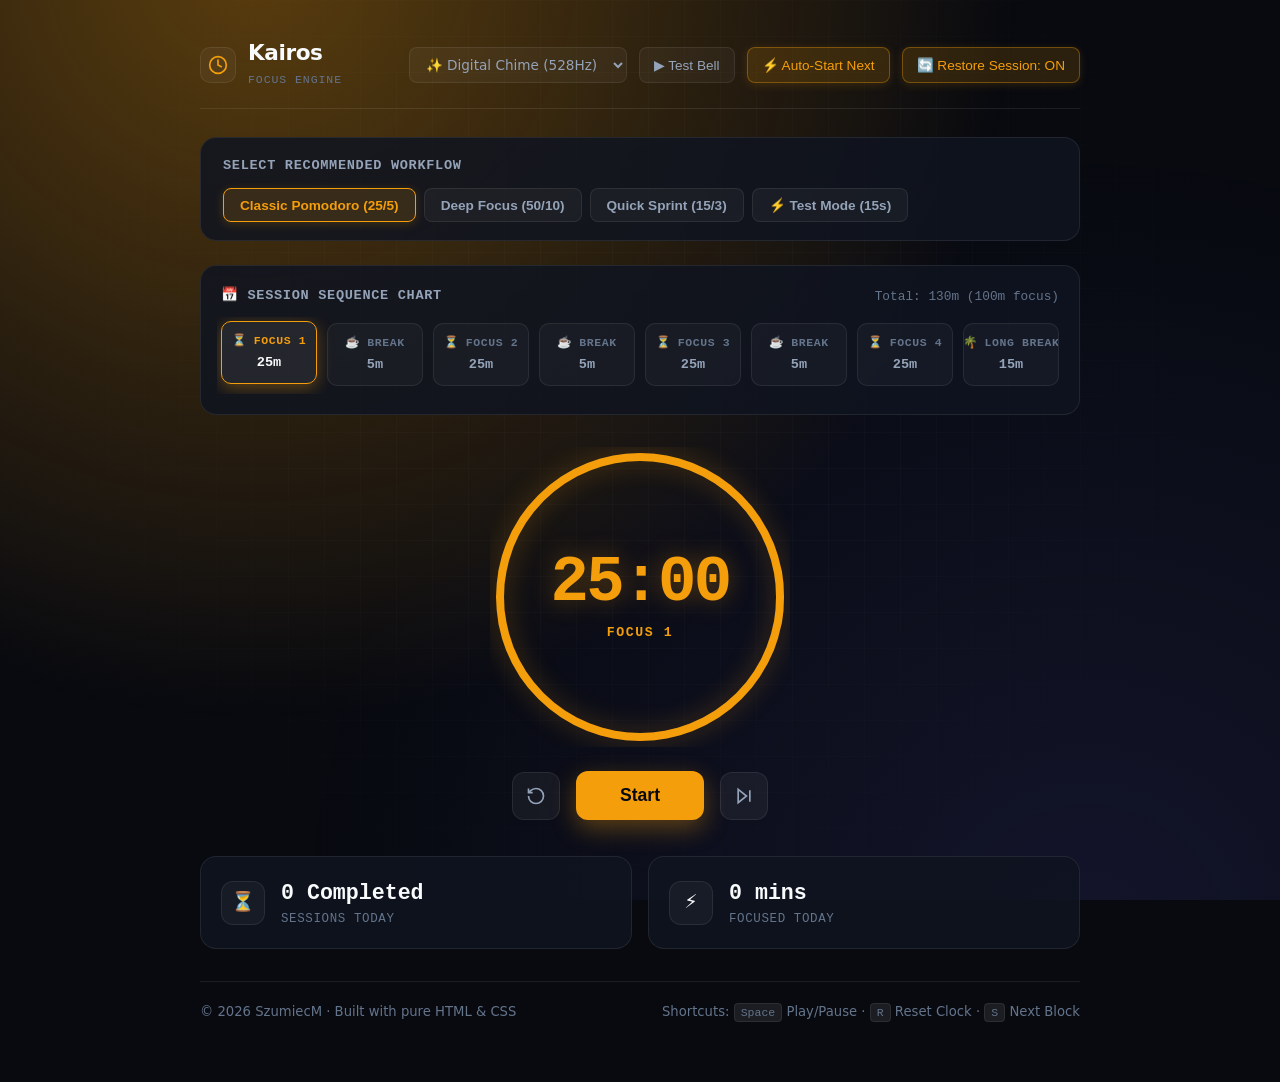
<file: kairos/index.html>
<!DOCTYPE html>
<html lang="en">

<head>
  <meta charset="UTF-8">
  <meta name="viewport" content="width=device-width, initial-scale=1.0, maximum-scale=1.0, user-scalable=no">
  <title>Kairos — Minimalist Focus Engine</title>
  <meta name="description" content="Minimalist, zero-dependency focus workflow engine and timebox planner.">
  <meta name="referrer" content="no-referrer">
  <meta http-equiv="Content-Security-Policy" content="
    default-src 'self';
    script-src 'self' 'unsafe-inline';
    style-src 'self' 'unsafe-inline';
    img-src 'self' data:;
    connect-src 'none';
    form-action 'none';
    media-src 'none';
    object-src 'none';
    base-uri 'none';
  ">
  <link rel="icon"
    href="[data-uri]">
  <link rel="stylesheet" href="style.css">
  <script>
    (function () {
      try {
        var p = localStorage.getItem('kairos_active_preset') || 'classic';
        var b = parseInt(localStorage.getItem('kairos_active_block') || '0', 10);
        var map = {
          classic: ['focus', 'shortBreak', 'focus', 'shortBreak', 'focus', 'shortBreak', 'focus', 'longBreak'],
          deepWork: ['focus', 'shortBreak', 'focus', 'longBreak'],
          sprint: ['focus', 'shortBreak', 'focus', 'shortBreak', 'focus', 'longBreak'],
          test: ['focus', 'shortBreak', 'focus', 'longBreak']
        };
        var seq = map[p] || map.classic;
        var t = seq[b] || seq[0] || 'focus';
        document.documentElement.className = 'state-' + t;
        var colors = { focus: '#f59e0b', shortBreak: '#10b981', longBreak: '#8b5cf6' };
        var c = colors[t] || '#f59e0b';
        var link = document.querySelector("link[rel*='icon']");
        if (link) {
          link.href = 'data:image/svg+xml;base64,' + btoa('<svg xmlns="http://www.w3.org/2000/svg" viewBox="0 0 24 24" fill="none" stroke="' + c + '" stroke-width="2"><circle cx="12" cy="12" r="10"/><polyline points="12 6 12 12 16 14"/></svg>');
        }
      } catch (e) { }
    })();
  </script>
</head>

<body>

  <div class="bg-canvas">
    <div class="bg-grid"></div>
  </div>

  <div class="app-container">

    <header>
      <a href="../" class="brand" aria-label="Home">
        <div class="brand-icon">
          <svg viewBox="0 0 24 24" fill="none" stroke="#f59e0b" stroke-width="2" stroke-linecap="round"
            stroke-linejoin="round">
            <circle cx="12" cy="12" r="10"></circle>
            <polyline points="12 6 12 12 16 14"></polyline>
          </svg>
        </div>
        <div class="brand-text">
          <h1>Kairos</h1>
          <span>Focus Engine</span>
        </div>
      </a>

      <div class="top-nav">
        <select id="bellSelect" class="icon-select" title="Choose Completion Bell Sound"
          aria-label="Completion Bell Sound">
          <option value="chime" selected>✨ Digital Chime (528Hz)</option>
          <option value="zen">🔔 Zen Bowl (432Hz)</option>
          <option value="marimba">🎵 Soft Bell (D5)</option>
          <option value="none">🔇 Mute Bell</option>
        </select>

        <button id="testBellBtn" class="icon-btn" title="Test Selected Bell Sound">
          ▶ Test Bell
        </button>

        <button id="autoStartBtn" class="icon-btn active" title="Toggle Auto-Start Next Session">
          ⚡ Auto-Start Next
        </button>

        <button id="persistBtn" class="icon-btn active" title="Toggle Restore Session on Reload">
          🔄 Restore Session: ON
        </button>
      </div>
    </header>

    <div class="preset-section">
      <div class="preset-header">
        <span class="preset-title">Select Recommended Workflow</span>
      </div>
      <div class="preset-buttons">
        <button class="preset-btn" data-preset="classic">Classic Pomodoro (25/5)</button>
        <button class="preset-btn" data-preset="deepWork">Deep Focus (50/10)</button>
        <button class="preset-btn" data-preset="sprint">Quick Sprint (15/3)</button>
        <button class="preset-btn" data-preset="test">⚡ Test Mode (15s)</button>
      </div>
    </div>

    <div class="timeline-card">
      <div class="timeline-header">
        <span class="timeline-label">
          <span>📅 Session Sequence Chart</span>
        </span>
        <span id="timelineSummary" class="timeline-summary">Loading workflow...</span>
      </div>

      <div id="timelineTrack" class="timeline-track">
      </div>
    </div>

    <main class="timer-hero">
      <div class="ring-container">
        <svg class="ring-svg" viewBox="0 0 300 300">
          <circle class="ring-bg" cx="150" cy="150" r="140"></circle>
          <circle id="progressRing" class="ring-progress" cx="150" cy="150" r="140"></circle>
        </svg>
        <div class="timer-display">
          <div id="timeDisplay" class="time-digits"></div>
          <div id="stateLabel" class="state-label"></div>
        </div>
      </div>

      <div class="controls">
        <button id="resetBtn" class="btn-secondary" title="Reset Current Clock (R)" aria-label="Reset Clock">
          <svg viewBox="0 0 24 24" fill="none" stroke="currentColor" stroke-width="2">
            <path d="M3 12a9 9 0 1 0 9-9 9.75 9.75 0 0 0-6.74 2.74L3 8"></path>
            <path d="M3 3v5h5"></path>
          </svg>
        </button>

        <button id="toggleBtn" class="btn-primary">Start</button>

        <button id="skipBtn" class="btn-secondary" title="Next Session in Sequence (S)" aria-label="Next Session">
          <svg viewBox="0 0 24 24" fill="none" stroke="currentColor" stroke-width="2">
            <polygon points="5 4 15 12 5 20 5 4"></polygon>
            <line x1="19" y1="5" x2="19" y2="19"></line>
          </svg>
        </button>
      </div>
    </main>

    <div class="stats-grid">

      <div class="stat-card">
        <div class="stat-icon">⏳</div>
        <div class="stat-info">
          <span id="statSessions" class="stat-value">0 Completed</span>
          <span class="stat-label">Sessions Today</span>
        </div>
      </div>

      <div class="stat-card">
        <div class="stat-icon">⚡</div>
        <div class="stat-info">
          <span id="statTime" class="stat-value">0 mins</span>
          <span class="stat-label">Focused Today</span>
        </div>
      </div>

    </div>

    <footer>
      <div>&copy; 2026 SzumiecM · Built with pure HTML & CSS</div>
      <div>Shortcuts: <span class="key-hint">Space</span> Play/Pause · <span class="key-hint">R</span> Reset Clock ·
        <span class="key-hint">S</span> Next Block
      </div>
    </footer>

  </div>

  <script src="app.js"></script>
</body>

</html>
</file>
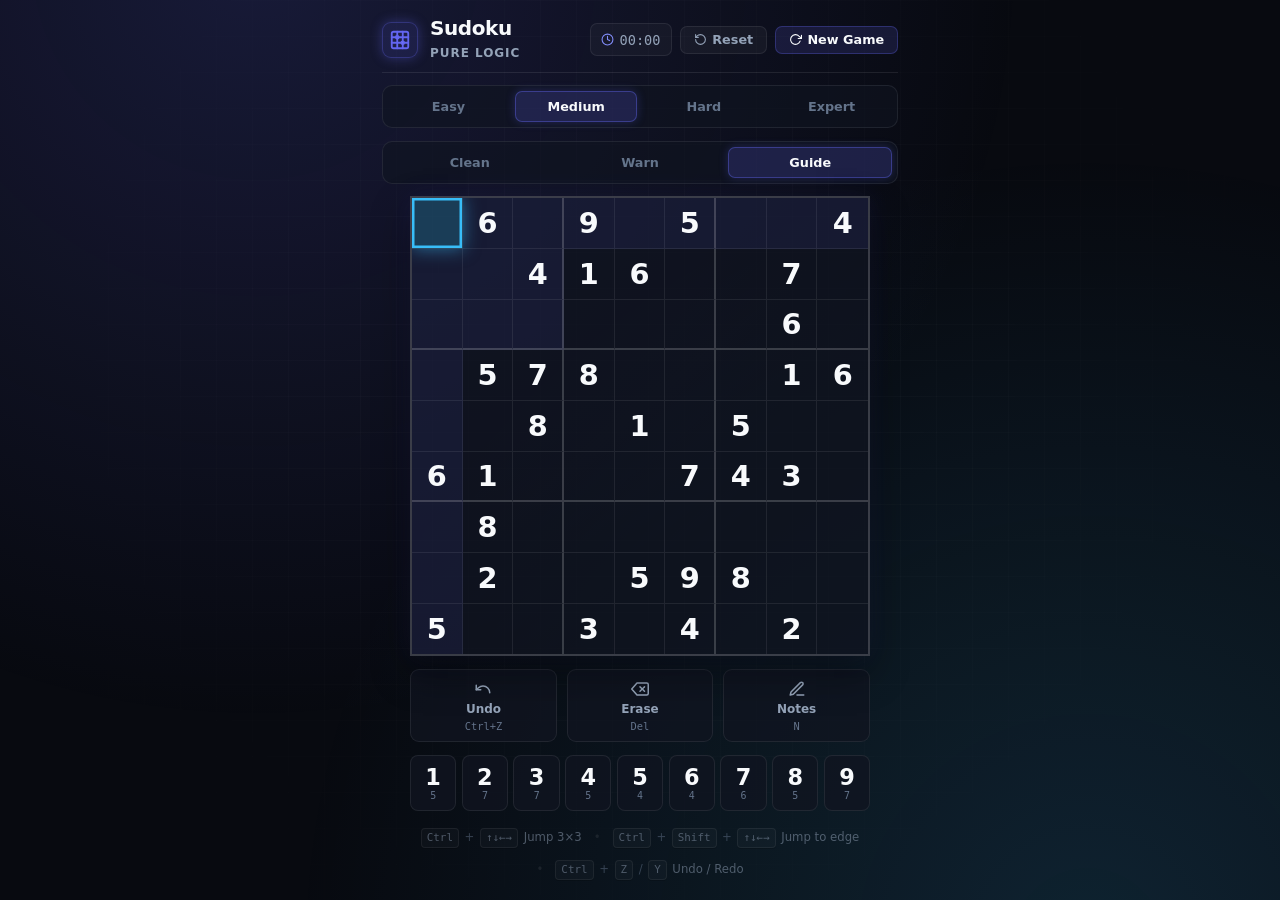
<file: sudoku/index.html>
<!DOCTYPE html>
<html lang="en">

<head>
  <meta charset="UTF-8">
  <meta name="viewport" content="width=device-width, initial-scale=1.0, maximum-scale=1.0, user-scalable=no">
  <title>Sudoku — Pure Logic Engine</title>
  <meta name="description" content="Offline, zero-dependency client-side Sudoku puzzle generator with guaranteed solvability and uniqueness.">
  <meta name="referrer" content="no-referrer">
  <meta http-equiv="Content-Security-Policy" content="
    default-src 'self';
    script-src 'self' 'unsafe-inline';
    worker-src 'self' blob:;
    style-src 'self' 'unsafe-inline';
    img-src 'self' data:;
    connect-src 'none';
    form-action 'none';
    media-src 'none';
    object-src 'none';
    base-uri 'none';
  ">
  <link rel="icon" href="logo.svg">
  <link rel="preload" href="algo.js" as="script">
  <link rel="preload" href="worker.js" as="worker">
  <link rel="preload" href="app.js" as="script">
  <link rel="stylesheet" href="style.css">
</head>

<body>

  <div class="bg-canvas">
    <div class="bg-grid"></div>
  </div>

  <div class="app-container">

    <header>
      <a href="../" class="brand" aria-label="Home">
        <div class="brand-icon">
          <svg viewBox="0 0 24 24" fill="none" stroke="#6366f1" stroke-width="2" stroke-linecap="round"
            stroke-linejoin="round">
            <rect x="3" y="3" width="18" height="18" rx="2" ry="2"></rect>
            <line x1="9" y1="3" x2="9" y2="21"></line>
            <line x1="15" y1="3" x2="15" y2="21"></line>
            <line x1="3" y1="9" x2="21" y2="9"></line>
            <line x1="3" y1="15" x2="21" y2="15"></line>
            <circle cx="9" cy="9" r="1.5" fill="#6366f1"></circle>
            <circle cx="15" cy="15" r="1.5" fill="#818cf8"></circle>
          </svg>
        </div>
        <div class="brand-text">
          <h1>Sudoku</h1>
          <span>Pure Logic</span>
        </div>
      </a>

      <div class="header-actions">
        <div class="timer-box" aria-label="Timer">
          <svg viewBox="0 0 24 24" fill="none" stroke="currentColor" stroke-width="2" stroke-linecap="round"
            stroke-linejoin="round">
            <circle cx="12" cy="12" r="10"></circle>
            <polyline points="12 6 12 12 16 14"></polyline>
          </svg>
          <span id="timer-text">00:00</span>
        </div>

        <button id="btn-reset" class="action-text-btn btn-reset" aria-label="Reset Puzzle" title="Reset puzzle to original state">
          <svg viewBox="0 0 24 24" fill="none" stroke="currentColor" stroke-width="2" stroke-linecap="round"
            stroke-linejoin="round">
            <path d="M3 12a9 9 0 1 0 9-9 9.75 9.75 0 0 0-6.74 2.74L3 8"></path>
            <path d="M3 3v5h5"></path>
          </svg>
          <span>Reset</span>
        </button>

        <button id="btn-new-game" class="action-text-btn" aria-label="New Game" title="Generate a new puzzle">
          <svg viewBox="0 0 24 24" fill="none" stroke="currentColor" stroke-width="2" stroke-linecap="round"
            stroke-linejoin="round">
            <polyline points="23 4 23 10 17 10"></polyline>
            <path d="M20.49 15a9 9 0 1 1-2.12-9.36L23 10"></path>
          </svg>
          <span class="btn-text-full">New Game</span>
          <span class="btn-text-short">New</span>
        </button>
      </div>
    </header>

    <!-- Difficulty Selector -->
    <div class="difficulty-bar" role="tablist" aria-label="Difficulty Levels">
      <button class="diff-btn" data-diff="easy" role="tab">Easy</button>
      <button class="diff-btn" data-diff="medium" role="tab">Medium</button>
      <button class="diff-btn" data-diff="hard" role="tab">Hard</button>
      <button class="diff-btn" data-diff="expert" role="tab">Expert</button>
    </div>

    <!-- Assist / Guide Mode Bar -->
    <div class="assist-bar" id="assist-control" role="radiogroup" aria-label="Highlight and assist mode">
      <button type="button" class="assist-btn" data-level="0" role="radio" aria-checked="false" aria-label="Level 0: Clean">Clean</button>
      <button type="button" class="assist-btn" data-level="1" role="radio" aria-checked="false" aria-label="Level 1: Warn">Warn</button>
      <button type="button" class="assist-btn" data-level="2" role="radio" aria-checked="false" aria-label="Level 2: Guide">Guide</button>
    </div>

    <!-- 9x9 Sudoku Board Grid -->
    <div class="board-wrapper">
      <div id="sudoku-grid" class="sudoku-grid" role="grid" aria-label="Sudoku Grid"></div>
    </div>

    <!-- Action Tools Bar -->
    <div class="action-bar">
      <button id="btn-undo" class="tool-btn" aria-label="Undo move">
        <svg viewBox="0 0 24 24" fill="none" stroke="currentColor" stroke-width="2" stroke-linecap="round"
          stroke-linejoin="round">
          <path d="M3 7v6h6"></path>
          <path d="M21 17a9 9 0 0 0-9-9 9 9 0 0 0-6 2.3L3 13"></path>
        </svg>
        <span>Undo</span>
        <span class="key-hint">Ctrl+Z</span>
      </button>

      <button id="btn-erase" class="tool-btn" aria-label="Erase cell">
        <svg viewBox="0 0 24 24" fill="none" stroke="currentColor" stroke-width="2" stroke-linecap="round"
          stroke-linejoin="round">
          <path d="M21 4H8l-7 8 7 8h13a2 2 0 0 0 2-2V6a2 2 0 0 0-2-2z"></path>
          <line x1="18" y1="9" x2="12" y2="15"></line>
          <line x1="12" y1="9" x2="18" y2="15"></line>
        </svg>
        <span>Erase</span>
        <span class="key-hint">Del</span>
      </button>

      <button id="btn-pencil" class="tool-btn" aria-label="Toggle notes mode">
        <svg viewBox="0 0 24 24" fill="none" stroke="currentColor" stroke-width="2" stroke-linecap="round"
          stroke-linejoin="round">
          <path d="M12 20h9"></path>
          <path d="M16.5 3.5a2.121 2.121 0 0 1 3 3L7 19l-4 1 1-4L16.5 3.5z"></path>
        </svg>
        <span>Notes</span>
        <span class="key-hint">N</span>
      </button>
    </div>

    <!-- Number Keypad (1 - 9) -->
    <div class="keypad" role="group" aria-label="Number Keypad">
      <button class="num-btn" data-num="1"><span class="num-digit">1</span><span class="count-badge"></span></button>
      <button class="num-btn" data-num="2"><span class="num-digit">2</span><span class="count-badge"></span></button>
      <button class="num-btn" data-num="3"><span class="num-digit">3</span><span class="count-badge"></span></button>
      <button class="num-btn" data-num="4"><span class="num-digit">4</span><span class="count-badge"></span></button>
      <button class="num-btn" data-num="5"><span class="num-digit">5</span><span class="count-badge"></span></button>
      <button class="num-btn" data-num="6"><span class="num-digit">6</span><span class="count-badge"></span></button>
      <button class="num-btn" data-num="7"><span class="num-digit">7</span><span class="count-badge"></span></button>
      <button class="num-btn" data-num="8"><span class="num-digit">8</span><span class="count-badge"></span></button>
      <button class="num-btn" data-num="9"><span class="num-digit">9</span><span class="count-badge"></span></button>
    </div>

    <!-- Desktop Subtle Shortcuts Hint (Greyed out in background, strictly for PC) -->
    <div class="shortcuts-hint" aria-label="Keyboard Shortcuts">
      <span class="hint-group"><kbd>Ctrl</kbd> + <kbd>↑↓←→</kbd> <span class="hint-label">Jump 3×3</span></span>
      <span class="hint-dot">•</span>
      <span class="hint-group"><kbd>Ctrl</kbd> + <kbd>Shift</kbd> + <kbd>↑↓←→</kbd> <span class="hint-label">Jump to edge</span></span>
      <span class="hint-dot">•</span>
      <span class="hint-group"><kbd>Ctrl</kbd> + <kbd>Z</kbd> / <kbd>Y</kbd> <span class="hint-label">Undo / Redo</span></span>
    </div>

    <!-- Pre-paint Synchronous State Restoration: Eliminates Hydration FOUC & Jumps -->
    <script>
      (function() {
        try {
          var diff = localStorage.getItem('sudoku_active_difficulty_v2') || 'medium';
          if (['easy', 'medium', 'hard', 'expert'].indexOf(diff) === -1) diff = 'medium';
          var dBtn = document.querySelector('.diff-btn[data-diff="' + diff + '"]');
          if (dBtn) dBtn.classList.add('active');

          var assist = localStorage.getItem('sudoku_assist_level_v1');
          var lvl = (assist !== null && ['0', '1', '2'].indexOf(assist) !== -1) ? assist : '2';
          var wrap = document.getElementById('assist-control');
          if (wrap) wrap.dataset.level = lvl;
          var aBtn = document.querySelector('.assist-btn[data-level="' + lvl + '"]');
          if (aBtn) {
            aBtn.classList.add('active');
            aBtn.setAttribute('aria-checked', 'true');
          }

          var sessions = JSON.parse(localStorage.getItem('sudoku_saved_sessions_v2') || '{}');
          var sess = sessions[diff];
          if (sess && typeof sess.timerSeconds === 'number') {
            var m = String(Math.floor(sess.timerSeconds / 60)).padStart(2, '0');
            var s = String(sess.timerSeconds % 60).padStart(2, '0');
            var tEl = document.getElementById('timer-text');
            if (tEl) tEl.textContent = m + ':' + s;
          }

          if (lvl === '0') {
            var kp = document.querySelector('.keypad');
            if (kp) kp.classList.add('hide-counts');
          }
        } catch(e) {}
      })();
    </script>

  </div>

  <!-- Rotary Dial Touch & Hold Selector (Stationary Phone Style) -->
  <div id="rotary-overlay" class="rotary-overlay" aria-hidden="true">
    <div id="rotary-wheel" class="rotary-wheel">
      <div id="rotary-center" class="rotary-center" title="Erase">
        <svg viewBox="0 0 24 24" fill="none" stroke="currentColor" stroke-width="2.5" stroke-linecap="round"
          stroke-linejoin="round">
          <line x1="18" y1="6" x2="6" y2="18"></line>
          <line x1="6" y1="6" x2="18" y2="18"></line>
        </svg>
      </div>
      <div class="rotary-item" data-num="1">1</div>
      <div class="rotary-item" data-num="2">2</div>
      <div class="rotary-item" data-num="3">3</div>
      <div class="rotary-item" data-num="4">4</div>
      <div class="rotary-item" data-num="5">5</div>
      <div class="rotary-item" data-num="6">6</div>
      <div class="rotary-item" data-num="7">7</div>
      <div class="rotary-item" data-num="8">8</div>
      <div class="rotary-item" data-num="9">9</div>
    </div>
  </div>

  <!-- Victory Celebration Modal -->
  <div id="victory-modal" class="victory-modal" role="dialog" aria-modal="true" aria-labelledby="victory-heading">
    <div class="victory-card">
      <div class="victory-icon">
        <svg viewBox="0 0 24 24" fill="none" stroke="currentColor" stroke-width="2" stroke-linecap="round"
          stroke-linejoin="round">
          <path d="M22 11.08V12a10 10 0 1 1-5.93-9.14"></path>
          <polyline points="22 4 12 14.01 9 11.01"></polyline>
        </svg>
      </div>
      <h2 id="victory-heading" class="victory-title">Puzzle Solved!</h2>
      <p class="victory-stats">Difficulty: <span id="victory-diff">Medium</span> · Time: <span id="victory-time">00:00</span></p>
      <button id="btn-play-again" class="victory-btn">Play Another</button>
    </div>
  </div>

  <!-- Zero-dependency Local Scripts -->
  <script src="algo.js"></script>
  <script src="app.js"></script>
</body>

</html>
</file>
<file: style.css>
:root {
  --bg-base: #07090e;
  --bg-card: rgba(18, 24, 38, 0.85);
  --bg-card-hover: rgba(28, 38, 58, 0.95);
  --border-color: rgba(255, 255, 255, 0.08);
  --border-color-hover: rgba(255, 255, 255, 0.22);
  
  --text-main: #f8fafc;
  --text-sub: #94a3b8;
  --text-dim: #64748b;
  
  --flux-teal: #0d9488;
  --flux-glow: rgba(13, 148, 136, 0.4);
  --diff-red: #f85149;
  --diff-green: #3fb950;
  --diff-glow: rgba(63, 185, 80, 0.3);
  --kairos-amber: #f59e0b;
  --kairos-glow: rgba(245, 158, 11, 0.35);
  --sudoku-indigo: #6366f1;
  --sudoku-glow: rgba(99, 102, 241, 0.4);
  --fiszki-emerald: #10b981;
  --fiszki-glow: rgba(16, 185, 129, 0.4);
  --hoops-orange: #ea580c;
  --hoops-glow: rgba(234, 88, 12, 0.4);
  
  --font-stack: system-ui, -apple-system, BlinkMacSystemFont, 'Segoe UI', Roboto, Helvetica, Arial, sans-serif;
  --font-mono: ui-monospace, SFMono-Regular, Menlo, Monaco, Consolas, monospace;
}

*, *::before, *::after {
  box-sizing: border-box;
  margin: 0;
  padding: 0;
}

html, body {
  width: 100%;
  min-height: 100vh;
  background-color: var(--bg-base);
  color: var(--text-main);
  font-family: var(--font-stack);
  line-height: 1.5;
  overflow-x: hidden;
  -webkit-font-smoothing: antialiased;
}

/* Background Ambient Canvas - 100% Static & Zero-GPU Overhead */
.bg-canvas {
  position: fixed;
  inset: 0;
  pointer-events: none;
  z-index: 0;
  overflow: hidden;
  background:
    radial-gradient(circle at 15% -5%, rgba(13, 148, 136, 0.18) 0%, transparent 55%),
    radial-gradient(circle at 85% 105%, rgba(99, 102, 241, 0.16) 0%, transparent 55%),
    radial-gradient(circle at 50% 45%, rgba(248, 81, 73, 0.08) 0%, transparent 50%);
}

.bg-grid {
  position: absolute;
  inset: 0;
  background-image: 
    linear-gradient(to right, rgba(255, 255, 255, 0.03) 1px, transparent 1px),
    linear-gradient(to bottom, rgba(255, 255, 255, 0.03) 1px, transparent 1px);
  background-size: 40px 40px;
  mask-image: radial-gradient(circle at 50% 40%, black 20%, transparent 80%);
  -webkit-mask-image: radial-gradient(circle at 50% 40%, black 20%, transparent 80%);
}

.container {
  position: relative;
  z-index: 1;
  max-width: 1040px;
  margin: 0 auto;
  padding: 80px 24px 60px;
  display: flex;
  flex-direction: column;
  min-height: 100vh;
  justify-content: space-between;
}

.hero {
  text-align: center;
  margin-bottom: 64px;
  animation: fadeInUp 0.8s cubic-bezier(0.16, 1, 0.3, 1) forwards;
}

.badge {
  display: inline-flex;
  align-items: center;
  gap: 8px;
  padding: 6px 14px;
  border-radius: 9999px;
  background: rgba(255, 255, 255, 0.04);
  border: 1px solid var(--border-color);
  font-size: 0.8125rem;
  font-weight: 500;
  color: var(--text-sub);
  margin-bottom: 24px;
  letter-spacing: 0.03em;
  text-transform: uppercase;
  font-family: var(--font-mono);
  box-shadow: 0 4px 20px rgba(0, 0, 0, 0.2);
}

.pulse-dot {
  width: 7px;
  height: 7px;
  border-radius: 50%;
  background-color: #10b981;
  box-shadow: 0 0 10px #10b981;
  animation: pulseDot 2s infinite;
}

@keyframes pulseDot {
  0% {
    transform: scale(0.95);
    box-shadow: 0 0 0 0 rgba(16, 185, 129, 0.7);
  }
  70% {
    transform: scale(1);
    box-shadow: 0 0 0 8px rgba(16, 185, 129, 0);
  }
  100% {
    transform: scale(0.95);
    box-shadow: 0 0 0 0 rgba(16, 185, 129, 0);
  }
}

.title {
  font-size: clamp(2.75rem, 6vw, 4.5rem);
  font-weight: 800;
  letter-spacing: -0.03em;
  line-height: 1.1;
  margin-bottom: 18px;
  background: linear-gradient(135deg, #ffffff 30%, #94a3b8 100%);
  -webkit-background-clip: text;
  -webkit-text-fill-color: transparent;
  background-clip: text;
}

.subtitle {
  max-width: 580px;
  margin: 0 auto;
  font-size: 1.125rem;
  color: var(--text-sub);
  font-weight: 400;
  line-height: 1.6;
}

.grid {
  display: grid;
  grid-template-columns: repeat(auto-fit, minmax(320px, 1fr));
  gap: 28px;
  margin-bottom: 60px;
}

.card {
  position: relative;
  text-decoration: none;
  color: inherit;
  background: var(--bg-card);
  border: 1px solid var(--border-color);
  border-radius: 20px;
  padding: 32px;
  display: flex;
  flex-direction: column;
  justify-content: space-between;
  transition: all 0.4s cubic-bezier(0.16, 1, 0.3, 1);
  overflow: hidden;
  opacity: 0;
  transform: translateY(24px);
  animation: fadeInUp 0.8s cubic-bezier(0.16, 1, 0.3, 1) forwards;
}

.card:nth-child(1) {
  animation-delay: 0.15s;
}

.card:nth-child(2) {
  animation-delay: 0.3s;
}

.card:nth-child(3) {
  animation-delay: 0.45s;
}

.card:nth-child(4) {
  animation-delay: 0.6s;
}

.card::before {
  content: '';
  position: absolute;
  inset: 0;
  border-radius: 20px;
  padding: 1px;
  background: linear-gradient(135deg, rgba(255, 255, 255, 0.15), transparent 60%);
  -webkit-mask: linear-gradient(#fff 0 0) content-box, linear-gradient(#fff 0 0);
  -webkit-mask-composite: xor;
  mask-composite: exclude;
  pointer-events: none;
  opacity: 0.5;
  transition: opacity 0.4s ease;
}

.card:hover {
  transform: translateY(-6px) scale(1.01);
  background: var(--bg-card-hover);
  border-color: var(--border-color-hover);
}

.card:hover::before {
  opacity: 1;
}

.card-flux:hover {
  box-shadow: 0 20px 40px -15px var(--flux-glow), 0 0 25px rgba(13, 148, 136, 0.15);
}

.card-diff:hover {
  box-shadow: 0 20px 40px -15px var(--diff-glow), 0 0 25px rgba(63, 185, 80, 0.15);
}

.card-kairos:hover {
  box-shadow: 0 20px 40px -15px var(--kairos-glow), 0 0 25px rgba(245, 158, 11, 0.15);
}

.card-sudoku:hover {
  box-shadow: 0 20px 40px -15px var(--sudoku-glow), 0 0 25px rgba(99, 102, 241, 0.15);
}

.card-fiszki:hover {
  box-shadow: 0 20px 40px -15px var(--fiszki-glow), 0 0 25px rgba(16, 185, 129, 0.15);
}

.card-hoops:hover {
  box-shadow: 0 20px 40px -15px var(--hoops-glow), 0 0 25px rgba(234, 88, 12, 0.15);
}

.card-header {
  display: flex;
  align-items: center;
  justify-content: space-between;
  margin-bottom: 28px;
}

.icon-wrapper {
  width: 56px;
  height: 56px;
  border-radius: 14px;
  display: flex;
  align-items: center;
  justify-content: center;
  background: rgba(255, 255, 255, 0.03);
  border: 1px solid var(--border-color);
  transition: transform 0.4s cubic-bezier(0.16, 1, 0.3, 1), border-color 0.4s ease, background-color 0.4s ease;
}

.card:hover .icon-wrapper {
  transform: scale(1.1) rotate(-3deg);
  border-color: rgba(255, 255, 255, 0.3);
  background: rgba(255, 255, 255, 0.08);
}

.icon-wrapper svg {
  width: 28px;
  height: 28px;
  transition: transform 0.4s ease;
}

.card:hover .icon-wrapper svg {
  transform: scale(1.05);
}

.tag-badge {
  font-family: var(--font-mono);
  font-size: 0.72rem;
  font-weight: 600;
  letter-spacing: 0.05em;
  padding: 4px 10px;
  border-radius: 6px;
  text-transform: uppercase;
  background: rgba(255, 255, 255, 0.04);
  color: var(--text-dim);
  border: 1px solid rgba(255, 255, 255, 0.05);
}

.card-flux .tag-badge {
  color: #2dd4bf;
  background: rgba(13, 148, 136, 0.12);
  border-color: rgba(13, 148, 136, 0.25);
}

.card-diff .tag-badge {
  color: #4ade80;
  background: rgba(63, 185, 80, 0.12);
  border-color: rgba(63, 185, 80, 0.25);
}

.card-kairos .tag-badge {
  color: #fbbf24;
  background: rgba(245, 158, 11, 0.12);
  border-color: rgba(245, 158, 11, 0.25);
}

.card-sudoku .tag-badge {
  color: #818cf8;
  background: rgba(99, 102, 241, 0.12);
  border-color: rgba(99, 102, 241, 0.25);
}

.card-fiszki .tag-badge {
  color: #34d399;
  background: rgba(16, 185, 129, 0.12);
  border-color: rgba(16, 185, 129, 0.25);
}

.card-body {
  margin-bottom: 32px;
}

.card-title {
  font-size: 1.6rem;
  font-weight: 700;
  margin-bottom: 10px;
  display: flex;
  align-items: center;
  gap: 10px;
  color: var(--text-main);
}

.card-description {
  font-size: 0.95rem;
  color: var(--text-sub);
  line-height: 1.6;
}

.card-footer {
  display: flex;
  align-items: center;
  justify-content: space-between;
  padding-top: 20px;
  border-top: 1px solid rgba(255, 255, 255, 0.06);
}

.cta-text {
  font-size: 0.9rem;
  font-weight: 600;
  color: var(--text-main);
  display: flex;
  align-items: center;
  gap: 6px;
  transition: gap 0.3s ease, color 0.3s ease;
}

.card:hover .cta-text {
  gap: 10px;
}

.card-flux:hover .cta-text {
  color: #2dd4bf;
}

.card-diff:hover .cta-text {
  color: #4ade80;
}

.card-kairos:hover .cta-text {
  color: #fbbf24;
}

.card-sudoku:hover .cta-text {
  color: #818cf8;
}

.arrow-icon {
  width: 16px;
  height: 16px;
  stroke: currentColor;
  stroke-width: 2.5;
  fill: none;
  stroke-linecap: round;
  stroke-linejoin: round;
  transition: transform 0.3s ease;
}

.card:hover .arrow-icon {
  transform: translateX(3px);
}

.pill-list {
  display: flex;
  gap: 6px;
}

.mini-pill {
  font-size: 0.72rem;
  font-family: var(--font-mono);
  color: var(--text-dim);
}

footer {
  text-align: center;
  padding: 30px 0 10px;
  color: var(--text-dim);
  font-size: 0.85rem;
  border-top: 1px solid rgba(255, 255, 255, 0.04);
  display: flex;
  flex-wrap: wrap;
  align-items: center;
  justify-content: space-between;
  gap: 16px;
  animation: fadeInUp 0.8s cubic-bezier(0.16, 1, 0.3, 1) 0.4s forwards;
  opacity: 0;
}

.footer-links {
  display: flex;
  gap: 20px;
}

.footer-link {
  color: var(--text-sub);
  text-decoration: none;
  font-size: 0.85rem;
  transition: color 0.2s ease;
}

.footer-link:hover {
  color: var(--text-main);
}

@keyframes fadeInUp {
  from {
    opacity: 0;
    transform: translateY(24px);
  }
  to {
    opacity: 1;
    transform: translateY(0);
  }
}

@media (max-width: 640px) {
  .container {
    padding: 50px 18px 40px;
  }
  .title {
    font-size: 2.25rem;
  }
  .grid {
    grid-template-columns: 1fr;
  }
  footer {
    flex-direction: column;
    justify-content: center;
  }
}
</file>
<file: comparator/styles.css>
:root {
    --bg-color: #0d1117;
    --panel-bg: #161b22;
    --text-color: #c9d1d9;
    --border-color: #30363d;
    --btn-bg: #21262d;
    --btn-hover: #30363d;
    
    /* Git colors */
    --added-bg: rgba(46, 160, 67, 0.25);
    --removed-bg: rgba(248, 81, 73, 0.25);
    --empty-line-bg: rgba(255, 255, 255, 0.03);
}

body {
    font-family: -apple-system, BlinkMacSystemFont, "Segoe UI", Helvetica, Arial, sans-serif;
    background-color: var(--bg-color);
    color: var(--text-color);
    margin: 0;
    padding: 20px;
    display: flex;
    flex-direction: column;
    height: 100vh;
    box-sizing: border-box;
}

header {
    display: flex;
    justify-content: space-between;
    align-items: center;
    margin-bottom: 20px;
    position: relative;
    min-height: 40px;
}

h1 {
    font-size: 1.2rem;
    margin: 0;
}

/* Centered Layout System */
.diff-stats {
    position: absolute;
    left: 50%;
    transform: translateX(-50%);
    display: flex;
    align-items: center;
    gap: 0; /* Clear gaps to explicitly handle border-lines manually */
    font-family: ui-monospace, SFMono-Regular, SF Mono, monospace;
    font-size: 0.9rem;
    font-weight: 600;
    line-height: 1;
}

.stat-count {
    padding: 0 12px;
}

.count-added { 
    color: #3fb950;
    border-right: 1px solid var(--border-color); /* Line between positive count and bar */
}

.count-removed { 
    color: #f85149;
    border-left: 1px solid var(--border-color); /* Line between negative count and bar */
}

/* Symmetrical Centered Ratio Bar */
.stat-bar {
    display: flex;
    width: 140px;
    height: 8px;
    border-radius: 4px;
    overflow: hidden;
    background-color: var(--border-color);
    margin: 0 12px; /* Keeps consistent margins around line dividers */
}

.bar-fill {
    height: 100%;
    transition: width 0.3s ease;
}

.fill-added { background-color: #3fb950; }
.fill-removed { background-color: #f85149; }

button {
    background-color: var(--btn-bg);
    color: var(--text-color);
    border: 1px solid var(--border-color);
    padding: 8px 16px;
    font-size: 0.9rem;
    font-weight: 600;
    border-radius: 6px;
    cursor: pointer;
    transition: background 0.2s;
}

button:hover {
    background-color: var(--btn-hover);
}

.container {
    display: flex;
    gap: 20px;
    flex: 1;
    min-height: 0;
}

.panel {
    flex: 1;
    display: flex;
    flex-direction: column;
    border: 1px solid var(--border-color);
    border-radius: 6px;
    background-color: var(--panel-bg);
    overflow: hidden;
}

.panel-header {
    padding: 8px 12px;
    background-color: var(--bg-color);
    border-bottom: 1px solid var(--border-color);
    font-size: 0.85rem;
    font-weight: 600;
}

.editor-wrapper {
    flex: 1;
    position: relative;
    overflow: hidden;
}

textarea, .diff-output {
    position: absolute;
    top: 0;
    left: 0;
    width: 100%;
    height: 100%;
    margin: 0;
    border: none;
    resize: none;
    background: transparent;
    color: var(--text-color);
    font-family: ui-monospace, SFMono-Regular, SF Mono, Menlo, Consolas, monospace;
    font-size: 0.85rem;
    line-height: 1.6;
    padding: 12px;
    box-sizing: border-box;
    outline: none;
    white-space: pre;
    /* Allow scrolling on both states */
    overflow: auto; 
}

.diff-output {
    display: none;
    background-color: var(--panel-bg);
}

/* Line rendering blocks */
.diff-line {
    display: block;
    min-height: 1.6em;
    padding-left: 4px;
}

.diff-line.added {
    background-color: var(--added-bg);
}

.diff-line.removed {
    background-color: var(--removed-bg);
}

.diff-line.empty {
    background-color: var(--empty-line-bg);
    user-select: none;
}
</file>
<file: diff/styles.css>
:root {
    --bg-color: #0d1117;
    --panel-bg: #161b22;
    --text-color: #c9d1d9;
    --border-color: #30363d;
    --btn-bg: #21262d;
    --btn-hover: #30363d;
    --added-bg: rgba(46, 160, 67, 0.25);
    --removed-bg: rgba(248, 81, 73, 0.25);
    --empty-line-bg: rgba(255, 255, 255, 0.03);
    --active-accent: #38444d;
    --active-accent-bg: #1c2128;
    --active-text: #8b949e;
}

body {
    font-family: -apple-system, BlinkMacSystemFont, "Segoe UI", Helvetica, Arial, sans-serif;
    background-color: var(--bg-color);
    color: var(--text-color);
    margin: 0;
    padding: 20px;
    display: flex;
    flex-direction: column;
    height: 100vh;
    box-sizing: border-box;
}

header {
    display: flex;
    justify-content: space-between;
    align-items: center;
    margin-bottom: 20px;
    position: relative;
    min-height: 40px;
}

h1 {
    font-size: 1.2rem;
    margin: 0;
}

.diff-stats {
    position: absolute;
    left: 50%;
    transform: translateX(-50%);
    display: flex;
    align-items: center;
    gap: 0;
    font-family: ui-monospace, SFMono-Regular, SF Mono, monospace;
    font-size: 0.9rem;
    font-weight: 600;
    line-height: 1;
}

.stat-count {
    padding: 0 12px;
}

.count-added {
    color: #3fb950;
    border-right: 1px solid var(--border-color);
}

.count-removed {
    color: #f85149;
    border-left: 1px solid var(--border-color);
}

.stat-bar {
    display: flex;
    width: 140px;
    height: 8px;
    border-radius: 4px;
    overflow: hidden;
    background-color: var(--border-color);
    margin: 0 12px;
}

.bar-fill {
    height: 100%;
    transition: width 0.3s ease;
}

.fill-added {
    background-color: #3fb950;
}

.fill-removed {
    background-color: #f85149;
}

button {
    background-color: var(--btn-bg);
    color: var(--text-color);
    border: 1px solid var(--border-color);
    padding: 8px 16px;
    font-size: 0.9rem;
    font-weight: 600;
    border-radius: 6px;
    cursor: pointer;
    transition: background 0.2s;
}

button:hover {
    background-color: var(--btn-hover);
}

button.editing-state {
    color: #c9d1d9;
    border-color: var(--active-accent);
    background-color: var(--active-accent-bg);
}

button.editing-state:hover {
    background-color: var(--btn-hover);
}

.container {
    display: flex;
    gap: 20px;
    flex: 1;
    min-height: 0;
    contain: layout;
}

.panel {
    flex: 1;
    display: flex;
    flex-direction: column;
    border: 1px solid var(--border-color);
    border-radius: 6px;
    background-color: var(--panel-bg);
    overflow: hidden;
}

.panel-header {
    padding: 8px 12px;
    background-color: var(--bg-color);
    border-bottom: 1px solid var(--border-color);
    font-size: 0.85rem;
    font-weight: 600;
}

.editor-wrapper {
    flex: 1;
    position: relative;
    overflow: hidden;
}

textarea,
.diff-output {
    position: absolute;
    top: 0;
    left: 0;
    width: 100%;
    height: 100%;
    margin: 0;
    border: none;
    resize: none;
    background: transparent;
    color: var(--text-color);
    font-family: ui-monospace, SFMono-Regular, SF Mono, Menlo, Consolas, monospace;
    font-size: 0.85rem;
    line-height: 1.6;
    padding: 12px;
    box-sizing: border-box;
    outline: none;
    white-space: pre-wrap;
    word-break: break-all;
    overflow-y: auto;
    overflow-x: hidden;
    scrollbar-width: none;
    -ms-overflow-style: none;

    will-change: scroll-position;
    transform: translateZ(0);
    backface-visibility: hidden;
}

textarea::-webkit-scrollbar,
.diff-output::-webkit-scrollbar {
    display: none;
    width: 0;
    height: 0;
}

.diff-output {
    display: none;
    background-color: var(--panel-bg);
    user-select: text;
    -webkit-user-select: text;
}

.diff-line {
    display: block;
    min-height: 1.6em;
    padding-left: 4px;
    width: 100%;
    user-select: text;
    -webkit-user-select: text;
}

.diff-line.added {
    background-color: var(--added-bg);
}

.diff-line.removed {
    background-color: var(--removed-bg);
}

.diff-line.empty {
    background-color: var(--empty-line-bg);
    user-select: none;
    -webkit-user-select: none;
}

.diff-mode-active .panel {
    border-color: var(--active-accent);
}

.diff-mode-active .panel-header {
    background-color: var(--active-accent-bg);
    color: var(--active-text);
    border-bottom: 1px solid var(--active-accent);
}
</file>
<file: fiszki/style.css>
:root {
  --bg-dark: #07090e;
  --bg-card: rgba(16, 22, 34, 0.85);
  --bg-card-hover: rgba(24, 32, 50, 0.95);
  --border-color: rgba(255, 255, 255, 0.08);
  --border-light: rgba(255, 255, 255, 0.18);

  --text-main: #f8fafc;
  --text-sub: #94a3b8;
  --text-dim: #64748b;

  /* Brand Emerald */
  --accent-primary: #10b981;
  --accent-glow: rgba(16, 185, 129, 0.35);
  --accent-secondary: #34d399;
  --accent-hover: #059669;

  /* Leitner & Review Colors */
  --color-lapsed: #f43f5e;
  --color-lapsed-bg: rgba(244, 63, 94, 0.12);
  --color-lapsed-border: rgba(244, 63, 94, 0.35);

  --color-medium: #f59e0b;
  --color-medium-bg: rgba(245, 158, 11, 0.12);
  --color-medium-border: rgba(245, 158, 11, 0.35);

  --color-known: #10b981;
  --color-known-bg: rgba(16, 185, 129, 0.12);
  --color-known-border: rgba(16, 185, 129, 0.35);

  --font-sans: system-ui, -apple-system, BlinkMacSystemFont, 'Segoe UI', Roboto, Helvetica, Arial, sans-serif;
  --font-mono: ui-monospace, SFMono-Regular, Menlo, Monaco, Consolas, monospace;
}

*,
*::before,
*::after {
  box-sizing: border-box;
  margin: 0;
  padding: 0;
  -webkit-tap-highlight-color: transparent;
}

html,
body {
  width: 100%;
  min-height: 100%;
  min-height: 100dvh;
  margin: 0;
  padding: 0;
  overflow-x: hidden;
  overscroll-behavior-y: auto;
  background-color: var(--bg-dark);
  color: var(--text-main);
  font-family: var(--font-sans);
  line-height: 1.5;
  -webkit-font-smoothing: antialiased;
  user-select: none;
  -webkit-user-select: none;
  -webkit-touch-callout: none;
}

/* Background Ambient Canvas - 100% Static & Zero-GPU Overhead */
.bg-canvas {
  position: fixed;
  inset: 0;
  pointer-events: none;
  z-index: 0;
  overflow: hidden;
  background:
    radial-gradient(circle at 18% -5%, rgba(16, 185, 129, 0.18) 0%, transparent 55%),
    radial-gradient(circle at 82% 105%, rgba(56, 189, 248, 0.14) 0%, transparent 55%);
}

.bg-grid {
  position: absolute;
  inset: 0;
  background-image:
    linear-gradient(to right, rgba(255, 255, 255, 0.02) 1px, transparent 1px),
    linear-gradient(to bottom, rgba(255, 255, 255, 0.02) 1px, transparent 1px);
  background-size: 36px 36px;
  mask-image: radial-gradient(circle at 50% 40%, black 30%, transparent 80%);
  -webkit-mask-image: radial-gradient(circle at 50% 40%, black 30%, transparent 80%);
}

/* Fixed Height App Container */
.app-container {
  position: relative;
  z-index: 1;
  max-width: 580px;
  width: 100%;
  height: 100%;
  height: 100dvh;
  margin: 0 auto;
  padding: clamp(0.4rem, 1.2vh, 0.75rem) clamp(0.5rem, 2vw, 1rem);
  padding-top: max(clamp(0.4rem, 1.2vh, 0.75rem), env(safe-area-inset-top));
  padding-bottom: max(clamp(0.4rem, 1.2vh, 0.75rem), env(safe-area-inset-bottom));
  display: flex;
  flex-direction: column;
  justify-content: space-between;
  gap: clamp(0.35rem, 1.1vh, 0.65rem);
  overflow-x: hidden;
}

/* Header */
header {
  width: 100%;
  display: flex;
  align-items: center;
  justify-content: space-between;
  padding-bottom: 0.4rem;
  border-bottom: 1px solid var(--border-color);
  flex-shrink: 0;
}

.brand {
  display: flex;
  align-items: center;
  gap: 0.65rem;
  text-decoration: none;
  color: inherit;
  transition: opacity 0.2s ease;
}

.brand:hover {
  opacity: 0.85;
}

.brand-icon {
  width: 34px;
  height: 34px;
  border-radius: 9px;
  background: rgba(16, 185, 129, 0.1);
  border: 1px solid rgba(16, 185, 129, 0.25);
  display: flex;
  align-items: center;
  justify-content: center;
  box-shadow: 0 0 12px rgba(16, 185, 129, 0.15);
}

.brand-icon svg {
  width: 20px;
  height: 20px;
}

.brand-text h1 {
  font-size: 1.05rem;
  font-weight: 700;
  line-height: 1.1;
  letter-spacing: -0.01em;
  color: var(--text-main);
}

.brand-text span {
  font-size: 0.68rem;
  font-weight: 500;
  color: var(--accent-secondary);
  letter-spacing: 0.04em;
  text-transform: uppercase;
}

.header-actions {
  display: flex;
  align-items: center;
  gap: 0.45rem;
}

.header-pill-btn {
  background: rgba(255, 255, 255, 0.05);
  border: 1px solid var(--border-color);
  border-radius: 9999px;
  padding: 0.3rem 0.65rem;
  color: var(--text-main);
  font-size: 0.72rem;
  font-weight: 600;
  cursor: pointer;
  display: inline-flex;
  align-items: center;
  gap: 0.3rem;
  transition: all 0.2s ease;
}

.header-pill-btn:hover {
  background: rgba(16, 185, 129, 0.12);
  border-color: rgba(16, 185, 129, 0.3);
  color: var(--accent-secondary);
}

.action-icon-btn {
  width: 34px;
  height: 34px;
  border-radius: 8px;
  background: rgba(255, 255, 255, 0.04);
  border: 1px solid var(--border-color);
  color: var(--text-sub);
  display: flex;
  align-items: center;
  justify-content: center;
  cursor: pointer;
  transition: all 0.2s ease;
}

.action-icon-btn:hover {
  background: rgba(255, 255, 255, 0.08);
  border-color: var(--border-light);
  color: var(--text-main);
}

.action-icon-btn svg {
  width: 17px;
  height: 17px;
}

/* Quick Filter & Deck Toolbar */
.deck-filter-bar {
  display: flex;
  align-items: center;
  gap: 0.45rem;
  width: 100%;
  flex-shrink: 0;
}

.select-pill-wrapper {
  position: relative;
  flex: 1;
  display: flex;
  align-items: center;
}

.select-pill {
  width: 100%;
  appearance: none;
  -webkit-appearance: none;
  background: rgba(16, 22, 34, 0.7);
  border: 1px solid var(--border-color);
  border-radius: 8px;
  padding: 0.38rem 1.6rem 0.38rem 0.6rem;
  font-size: 0.75rem;
  font-family: inherit;
  color: var(--text-main);
  cursor: pointer;
  transition: border-color 0.2s, background 0.2s;
  outline: none;
  white-space: nowrap;
  overflow: hidden;
  text-overflow: ellipsis;
}

.select-pill:hover,
.select-pill:focus {
  border-color: var(--border-light);
  background: rgba(24, 32, 50, 0.85);
}

.select-chevron {
  position: absolute;
  right: 0.5rem;
  width: 12px;
  height: 12px;
  fill: none;
  stroke: var(--text-dim);
  stroke-width: 2;
  pointer-events: none;
}

.scope-pill-btn {
  background: rgba(255, 255, 255, 0.05);
  border: 1px solid var(--border-color);
  border-radius: 8px;
  padding: 0.38rem 0.65rem;
  font-size: 0.72rem;
  font-weight: 500;
  color: var(--text-sub);
  cursor: pointer;
  white-space: nowrap;
  transition: all 0.2s ease;
  flex-shrink: 0;
}

.scope-pill-btn:hover {
  background: rgba(255, 255, 255, 0.08);
  color: var(--text-main);
}

.scope-pill-btn.active {
  background: rgba(16, 185, 129, 0.15);
  border-color: rgba(16, 185, 129, 0.35);
  color: var(--accent-secondary);
}

/* Session Progress Bar */
.progress-section {
  width: 100%;
  flex-shrink: 0;
}

.progress-info {
  display: flex;
  align-items: center;
  justify-content: space-between;
  font-size: 0.72rem;
  color: var(--text-sub);
  margin-bottom: 0.25rem;
}

.queue-status {
  display: flex;
  align-items: center;
  gap: 0.35rem;
}

.status-pulse-dot {
  width: 7px;
  height: 7px;
  border-radius: 50%;
  background: var(--accent-primary);
  box-shadow: 0 0 8px var(--accent-glow);
}

.stats-mini {
  display: flex;
  align-items: center;
  gap: 0.6rem;
}

.streak-badge {
  font-weight: 700;
  color: #fbbf24;
}

.percent-label {
  font-family: var(--font-mono);
  font-size: 0.7rem;
  color: var(--text-dim);
}

.progress-track {
  width: 100%;
  height: 5px;
  border-radius: 9999px;
  background: rgba(255, 255, 255, 0.06);
  overflow: hidden;
}

.progress-fill {
  height: 100%;
  border-radius: 9999px;
  background: linear-gradient(90deg, #10b981, #06b6d4);
  transition: width 0.3s cubic-bezier(0.16, 1, 0.3, 1);
}

/* Card Stage & 3D Flip */
.card-stage {
  flex: 1;
  width: 100%;
  min-height: 280px;
  display: flex;
  align-items: center;
  justify-content: center;
}

.perspective-box {
  width: 100%;
  height: 100%;
  min-height: 280px;
  max-height: 480px;
  perspective: 1200px;
  cursor: pointer;
  display: flex;
}

.perspective-box.hidden,
.empty-state-card.hidden {
  display: none !important;
}

.empty-state-card {
  width: 100%;
  max-width: 480px;
  padding: clamp(1.2rem, 3vh, 2rem) 1.25rem;
  background: var(--bg-card);
  backdrop-filter: blur(14px);
  -webkit-backdrop-filter: blur(14px);
  border: 1px solid var(--border-color);
  border-radius: 18px;
  text-align: center;
  display: flex;
  flex-direction: column;
  align-items: center;
  gap: 0.6rem;
  box-shadow: 0 16px 36px rgba(0, 0, 0, 0.45);
}

.empty-state-icon {
  font-size: 2.2rem;
  line-height: 1;
}

.empty-state-title {
  font-size: 1.05rem;
  font-weight: 700;
  color: var(--text-main);
}

.empty-state-desc {
  font-size: 0.78rem;
  color: var(--text-sub);
  max-width: 320px;
  line-height: 1.4;
}

.empty-state-actions {
  display: flex;
  align-items: center;
  gap: 0.5rem;
  margin-top: 0.35rem;
  flex-wrap: wrap;
  justify-content: center;
}

.modal-header-close-only {
  display: flex;
  justify-content: flex-end;
  width: 100%;
  padding: 0.25rem 0.25rem 0 0;
}

.rate-btn:disabled,
.rate-btn.disabled {
  opacity: 0.35;
  pointer-events: none;
  filter: grayscale(0.8);
}

.card-inner {
  position: relative;
  width: 100%;
  height: 100%;
  min-height: 280px;
  border-radius: 18px;
  transform-style: preserve-3d;
  transition: transform 0.45s cubic-bezier(0.2, 0.8, 0.2, 1);
  will-change: transform;
  touch-action: none;
}

.card-inner.flipped {
  transform: rotateY(180deg);
}

.card-face {
  position: absolute;
  inset: 0;
  width: 100%;
  height: 100%;
  border-radius: 18px;
  padding: clamp(0.75rem, 2vh, 1.25rem);
  background: var(--bg-card);
  backdrop-filter: blur(14px);
  -webkit-backdrop-filter: blur(14px);
  border: 1px solid var(--border-color);
  box-shadow: 0 16px 36px rgba(0, 0, 0, 0.45), 0 0 1px rgba(255, 255, 255, 0.1) inset;
  backface-visibility: hidden;
  -webkit-backface-visibility: hidden;
  display: flex;
  flex-direction: column;
  justify-content: space-between;
  overflow: hidden;
}

.card-back {
  transform: rotateY(180deg);
  background: linear-gradient(175deg, rgba(20, 28, 44, 0.95), rgba(12, 16, 26, 0.95));
  border-color: rgba(16, 185, 129, 0.2);
}

/* Card Header */
.card-face-header {
  display: flex;
  align-items: center;
  justify-content: space-between;
  width: 100%;
}

.badges-row {
  display: flex;
  align-items: center;
  gap: 0.35rem;
  flex-wrap: wrap;
}

.meta-badge {
  font-size: 0.65rem;
  font-weight: 600;
  text-transform: uppercase;
  letter-spacing: 0.04em;
  padding: 0.2rem 0.5rem;
  border-radius: 6px;
}

.badge-group {
  background: rgba(255, 255, 255, 0.06);
  color: var(--text-sub);
  border: 1px solid var(--border-color);
}

.badge-level {
  background: rgba(16, 185, 129, 0.12);
  color: var(--accent-secondary);
  border: 1px solid rgba(16, 185, 129, 0.25);
  font-family: var(--font-mono);
}

.badge-pos {
  background: rgba(255, 255, 255, 0.04);
  color: var(--text-dim);
  font-style: italic;
  text-transform: lowercase;
}

.badge-translation {
  background: rgba(16, 185, 129, 0.15);
  color: #34d399;
  border: 1px solid rgba(16, 185, 129, 0.3);
}

.card-actions-top {
  display: flex;
  align-items: center;
  gap: 0.4rem;
}

/* Leitner Box Dots */
.leitner-dots {
  display: flex;
  align-items: center;
  gap: 3px;
  padding: 0.2rem 0.35rem;
  background: rgba(255, 255, 255, 0.04);
  border-radius: 9999px;
  border: 1px solid var(--border-color);
}

.leitner-dots .dot {
  width: 6px;
  height: 6px;
  border-radius: 50%;
  background: rgba(255, 255, 255, 0.15);
  transition: all 0.2s ease;
}

.leitner-dots .dot.active {
  background: var(--accent-primary);
  box-shadow: 0 0 6px var(--accent-glow);
}

.sound-btn {
  width: 32px;
  height: 32px;
  border-radius: 50%;
  background: rgba(255, 255, 255, 0.05);
  border: 1px solid var(--border-color);
  color: var(--text-sub);
  display: flex;
  align-items: center;
  justify-content: center;
  cursor: pointer;
  transition: all 0.2s ease;
}

.sound-btn:hover {
  background: rgba(16, 185, 129, 0.15);
  color: var(--accent-secondary);
  border-color: rgba(16, 185, 129, 0.3);
}

.sound-btn.tts-unsupported {
  opacity: 0.4;
  cursor: not-allowed;
  border-color: rgba(239, 68, 68, 0.3);
  color: #f87171;
}

.sound-btn.tts-unsupported:hover {
  background: rgba(239, 68, 68, 0.12);
  border-color: rgba(239, 68, 68, 0.5);
  color: #ef4444;
}

.sound-btn svg {
  width: 16px;
  height: 16px;
}

/* Card Center */
.card-center {
  margin: auto 0;
  text-align: center;
  padding: 0.4rem 0.5rem;
  display: flex;
  flex-direction: column;
  align-items: center;
  justify-content: center;
  gap: 0.35rem;
}

.primary-word {
  font-size: clamp(1.6rem, 5.2vw, 2.4rem);
  font-weight: 800;
  line-height: 1.15;
  letter-spacing: -0.02em;
  color: var(--text-main);
  word-break: break-word;
}

.translation-text {
  color: #34d399;
}

.ipa-transcription {
  font-family: var(--font-mono);
  font-size: clamp(0.82rem, 2.4vw, 0.98rem);
  color: #38bdf8;
  opacity: 0.9;
}

/* Alternative Meanings Chips */
.other-meanings-container {
  margin-top: 0.35rem;
  display: flex;
  flex-direction: column;
  align-items: center;
  gap: 0.25rem;
}

.other-meanings-title {
  font-size: 0.65rem;
  color: var(--text-dim);
  text-transform: uppercase;
  letter-spacing: 0.05em;
}

.other-meanings-chips {
  display: flex;
  align-items: center;
  justify-content: center;
  gap: 0.3rem;
  flex-wrap: wrap;
}

.meaning-chip {
  font-size: 0.72rem;
  background: rgba(255, 255, 255, 0.05);
  border: 1px solid var(--border-color);
  padding: 0.15rem 0.45rem;
  border-radius: 9999px;
  color: var(--text-sub);
}

/* Context & Flip Prompt */
.card-context-box {
  border-top: 1px solid var(--border-color);
  padding-top: clamp(0.4rem, 1.2vh, 0.75rem);
  text-align: center;
}

.context-sentence {
  font-size: clamp(0.76rem, 2.2vw, 0.88rem);
  color: var(--text-sub);
  line-height: 1.4;
  margin-bottom: 0.25rem;
}

.pl-example {
  font-style: italic;
  color: #93c5fd;
}

.card-flip-prompt {
  font-size: 0.68rem;
  color: var(--text-dim);
}

.card-flip-prompt kbd {
  background: rgba(255, 255, 255, 0.08);
  border: 1px solid var(--border-color);
  border-radius: 4px;
  padding: 0.05rem 0.35rem;
  font-family: var(--font-mono);
  font-size: 0.64rem;
  color: var(--text-sub);
}

/* Rating Controls */
.rating-controls {
  width: 100%;
  display: flex;
  flex-direction: column;
  gap: 0.4rem;
  flex-shrink: 0;
}

.rating-grid {
  display: grid;
  grid-template-columns: repeat(3, 1fr);
  gap: clamp(0.35rem, 1.2vw, 0.6rem);
}

.rate-btn {
  display: flex;
  flex-direction: column;
  align-items: center;
  justify-content: center;
  padding: clamp(0.45rem, 1.3vh, 0.75rem) 0.3rem;
  min-height: 52px;
  border-radius: 12px;
  border: 1px solid transparent;
  cursor: pointer;
  transition: all 0.18s cubic-bezier(0.16, 1, 0.3, 1);
  box-shadow: 0 4px 14px rgba(0, 0, 0, 0.2);
  touch-action: manipulation;
}

.rate-btn:active,
.rate-btn.btn-rated-active {
  transform: scale(0.94);
  filter: brightness(1.35);
  box-shadow: 0 0 18px currentColor;
}

.rate-title {
  font-size: clamp(0.78rem, 2.3vw, 0.92rem);
  font-weight: 700;
  line-height: 1.2;
}

.rate-key-hint {
  font-size: 0.62rem;
  font-family: var(--font-mono);
  margin-top: 0.15rem;
  opacity: 0.75;
}

/* Rate Button Variants */
.rate-btn-lapse {
  background: var(--color-lapsed-bg);
  border-color: var(--color-lapsed-border);
  color: #fda4af;
}

.rate-btn-lapse:hover {
  background: rgba(244, 63, 94, 0.2);
  color: #ffe4e6;
  border-color: rgba(244, 63, 94, 0.5);
}

.rate-btn-medium {
  background: var(--color-medium-bg);
  border-color: var(--color-medium-border);
  color: #fcd34d;
}

.rate-btn-medium:hover {
  background: rgba(245, 158, 11, 0.2);
  color: #fef3c7;
  border-color: rgba(245, 158, 11, 0.5);
}

.rate-btn-known {
  background: var(--color-known-bg);
  border-color: var(--color-known-border);
  color: #6ee7b7;
}

.rate-btn-known:hover {
  background: rgba(16, 185, 129, 0.2);
  color: #d1fae5;
  border-color: rgba(16, 185, 129, 0.5);
}

/* Mastery Summary Bar */
.mastery-summary-bar {
  display: flex;
  align-items: center;
  justify-content: center;
  flex-wrap: wrap;
  gap: 0.45rem;
  font-size: 0.68rem;
  color: var(--text-dim);
  padding-top: 0.1rem;
}

.stat-sep {
  opacity: 0.4;
}

.color-mastered {
  color: #34d399;
}

.color-new {
  color: #94a3b8;
}

.color-learning {
  color: #fbbf24;
}

.color-lapsed {
  color: #f43f5e;
}

.color-primary {
  color: #38bdf8;
}

.color-accent {
  color: #10b981;
}

/* Modals */
.modal-backdrop {
  position: fixed;
  inset: 0;
  z-index: 100;
  background: rgba(4, 6, 10, 0.75);
  backdrop-filter: blur(8px);
  -webkit-backdrop-filter: blur(8px);
  display: flex;
  align-items: center;
  justify-content: center;
  padding: 1rem;
  opacity: 1;
  transition: opacity 0.2s ease;
}

.modal-backdrop.hidden {
  opacity: 0;
  pointer-events: none;
  visibility: hidden;
}

.modal-card {
  width: 100%;
  background: #0f1522;
  border: 1px solid var(--border-light);
  border-radius: 16px;
  box-shadow: 0 24px 60px rgba(0, 0, 0, 0.7);
  display: flex;
  flex-direction: column;
  max-height: 88vh;
  overflow: hidden;
  animation: modalScaleUp 0.25s cubic-bezier(0.16, 1, 0.3, 1) forwards;
}

@keyframes modalScaleUp {
  from {
    opacity: 0;
    transform: scale(0.95) translateY(8px);
  }
  to {
    opacity: 1;
    transform: scale(1) translateY(0);
  }
}

.modal-lg {
  max-width: 580px;
}

.modal-sm {
  max-width: 420px;
}

.modal-header {
  padding: 1rem 1.25rem 0.85rem;
  border-bottom: 1px solid var(--border-color);
  display: flex;
  align-items: center;
  justify-content: space-between;
  flex-shrink: 0;
}

.modal-title {
  font-size: 1.05rem;
  font-weight: 700;
  color: var(--text-main);
}

.modal-subtitle {
  font-size: 0.72rem;
  color: var(--text-sub);
  margin-top: 0.15rem;
}

.modal-close-btn {
  background: transparent;
  border: none;
  color: var(--text-dim);
  font-size: 1.1rem;
  cursor: pointer;
  padding: 0.25rem;
  border-radius: 6px;
  transition: color 0.15s;
}

.modal-close-btn:hover {
  color: var(--text-main);
}

.modal-body {
  padding: 1.25rem;
  overflow-y: auto;
  -webkit-overflow-scrolling: touch;
  display: flex;
  flex-direction: column;
  gap: 1.1rem;
}

/* Modal Sections */
.modal-section {
  display: flex;
  flex-direction: column;
  gap: 0.5rem;
}

.section-heading {
  font-size: 0.76rem;
  text-transform: uppercase;
  letter-spacing: 0.05em;
  color: var(--text-sub);
  font-weight: 700;
}

.section-header-row {
  display: flex;
  align-items: center;
  justify-content: space-between;
  flex-wrap: wrap;
  gap: 0.25rem;
}

.format-hint {
  font-size: 0.65rem;
  color: var(--accent-secondary);
  font-family: var(--font-mono);
}

/* Group Grid inside modal */
.decks-group-grid {
  display: grid;
  grid-template-columns: repeat(2, 1fr);
  gap: 0.5rem;
}

.group-deck-card {
  padding: 0.65rem 0.75rem;
  background: rgba(255, 255, 255, 0.03);
  border: 1px solid var(--border-color);
  border-radius: 10px;
  cursor: pointer;
  transition: all 0.18s ease;
  display: flex;
  flex-direction: column;
  gap: 0.2rem;
}

.group-deck-card:hover {
  background: rgba(255, 255, 255, 0.06);
  border-color: var(--border-light);
}

.group-deck-card.active {
  background: rgba(16, 185, 129, 0.12);
  border-color: rgba(16, 185, 129, 0.35);
}

.deck-card-title {
  font-size: 0.78rem;
  font-weight: 700;
  color: var(--text-main);
  display: flex;
  align-items: center;
  justify-content: space-between;
}

.deck-card-meta {
  font-size: 0.68rem;
  color: var(--text-dim);
}

.deck-card-progress {
  width: 100%;
  height: 3px;
  background: rgba(255, 255, 255, 0.08);
  border-radius: 9999px;
  margin-top: 0.2rem;
  overflow: hidden;
}

.deck-card-progress-bar {
  height: 100%;
  background: var(--accent-primary);
  border-radius: 9999px;
}

/* Inputs & Form Controls */
.modal-textarea {
  width: 100%;
  background: rgba(0, 0, 0, 0.35);
  border: 1px solid var(--border-color);
  border-radius: 8px;
  padding: 0.6rem;
  font-family: var(--font-mono);
  font-size: 0.72rem;
  color: var(--text-main);
  resize: vertical;
  outline: none;
}

.modal-textarea:focus {
  border-color: var(--accent-primary);
}

.import-actions-row {
  display: flex;
  align-items: center;
  gap: 0.5rem;
}

.modal-input {
  flex: 1;
  background: rgba(0, 0, 0, 0.35);
  border: 1px solid var(--border-color);
  border-radius: 8px;
  padding: 0.45rem 0.65rem;
  font-size: 0.75rem;
  color: var(--text-main);
  outline: none;
}

.modal-input:focus {
  border-color: var(--accent-primary);
}

/* Generic Button Styles */
.btn-primary {
  background: var(--accent-primary);
  color: #042f1a;
  border: none;
  border-radius: 8px;
  padding: 0.48rem 0.9rem;
  font-size: 0.78rem;
  font-weight: 700;
  cursor: pointer;
  transition: background 0.18s, transform 0.1s;
  white-space: nowrap;
}

.btn-primary:hover {
  background: var(--accent-secondary);
}

.btn-primary:active {
  transform: scale(0.97);
}

.btn-secondary {
  background: rgba(255, 255, 255, 0.05);
  color: var(--text-main);
  border: 1px solid var(--border-color);
  border-radius: 8px;
  padding: 0.45rem 0.85rem;
  font-size: 0.75rem;
  font-weight: 600;
  cursor: pointer;
  transition: all 0.18s ease;
  white-space: nowrap;
  display: inline-flex;
  align-items: center;
  justify-content: center;
}

.btn-secondary:hover {
  background: rgba(255, 255, 255, 0.1);
  border-color: var(--border-light);
}

.btn-danger {
  background: rgba(244, 63, 94, 0.12);
  border: 1px solid rgba(244, 63, 94, 0.3);
  color: #fda4af;
  border-radius: 8px;
  padding: 0.5rem 0.9rem;
  font-size: 0.75rem;
  font-weight: 600;
  cursor: pointer;
  transition: all 0.18s ease;
}

.btn-danger:hover {
  background: rgba(244, 63, 94, 0.22);
  color: #fff;
}

.w-full {
  width: 100%;
}

/* Backup section */
.backup-section {
  border-top: 1px solid var(--border-color);
  padding-top: 0.85rem;
  display: flex;
  flex-direction: row;
  align-items: center;
  justify-content: space-between;
  gap: 0.75rem;
  flex-wrap: wrap;
}

.backup-info h4 {
  font-size: 0.8rem;
  color: var(--text-main);
}

.backup-info p {
  font-size: 0.68rem;
  color: var(--text-dim);
}

.backup-buttons {
  display: flex;
  align-items: center;
  gap: 0.45rem;
}

.file-upload-label {
  cursor: pointer;
}

.hidden-input {
  display: none;
}

/* Settings Items */
.setting-item {
  display: flex;
  flex-direction: column;
  gap: 0.35rem;
}

.setting-label {
  font-size: 0.78rem;
  font-weight: 600;
  color: var(--text-main);
}

.setting-hint {
  font-size: 0.68rem;
  color: var(--text-dim);
}

.setting-header-between {
  display: flex;
  align-items: center;
  justify-content: space-between;
}

.mono-badge {
  font-family: var(--font-mono);
  font-size: 0.72rem;
  color: var(--accent-secondary);
}

.custom-range {
  width: 100%;
  accent-color: var(--accent-primary);
  cursor: pointer;
}

.toggle-row {
  flex-direction: row;
  align-items: center;
  justify-content: space-between;
}

.toggle-switch {
  position: relative;
  width: 40px;
  height: 22px;
  display: inline-block;
  flex-shrink: 0;
}

.toggle-switch input {
  opacity: 0;
  width: 0;
  height: 0;
}

.toggle-slider {
  position: absolute;
  inset: 0;
  cursor: pointer;
  background-color: rgba(255, 255, 255, 0.12);
  border-radius: 9999px;
  transition: 0.2s;
}

.toggle-slider::before {
  position: absolute;
  content: "";
  height: 16px;
  width: 16px;
  left: 3px;
  bottom: 3px;
  background-color: white;
  border-radius: 50%;
  transition: 0.2s;
}

.toggle-switch input:checked + .toggle-slider {
  background-color: var(--accent-primary);
}

.toggle-switch input:checked + .toggle-slider::before {
  transform: translateX(18px);
}

.border-t {
  border-top: 1px solid var(--border-color);
}

.pt-2 {
  padding-top: 0.5rem;
}

/* Session Complete Modal */
.celebration-icon {
  font-size: 2.6rem;
  margin-bottom: 0.35rem;
}

.session-stats-grid {
  display: grid;
  grid-template-columns: repeat(3, 1fr);
  gap: 0.5rem;
  margin: 1.1rem 0;
}

.stat-box {
  background: rgba(255, 255, 255, 0.03);
  border: 1px solid var(--border-color);
  border-radius: 10px;
  padding: 0.65rem 0.4rem;
  text-align: center;
}

.stat-number {
  font-size: 1.35rem;
  font-weight: 800;
  line-height: 1.1;
  font-family: var(--font-mono);
}

.stat-label {
  font-size: 0.66rem;
  color: var(--text-dim);
  margin-top: 0.2rem;
}

.modal-actions-col {
  display: flex;
  flex-direction: column;
  gap: 0.45rem;
}

/* Toast */
.toast {
  position: fixed;
  bottom: 24px;
  left: 50%;
  transform: translateX(-50%) translateY(20px);
  background: rgba(18, 24, 38, 0.95);
  border: 1px solid var(--border-light);
  color: var(--text-main);
  padding: 0.55rem 1.1rem;
  border-radius: 9999px;
  font-size: 0.75rem;
  font-weight: 600;
  box-shadow: 0 10px 30px rgba(0, 0, 0, 0.5);
  pointer-events: none;
  opacity: 0;
  transition: transform 0.25s cubic-bezier(0.16, 1, 0.3, 1), opacity 0.25s;
  z-index: 200;
  white-space: nowrap;
}

.toast.show {
  transform: translateX(-50%) translateY(0);
  opacity: 1;
}

.sr-only {
  position: absolute;
  width: 1px;
  height: 1px;
  padding: 0;
  margin: -1px;
  overflow: hidden;
  clip: rect(0, 0, 0, 0);
  border: 0;
}

/* Responsive adjustments */
@media (max-height: 680px) {
  .app-container {
    padding-top: 0.35rem;
    padding-bottom: 0.35rem;
    gap: 0.3rem;
  }

  .primary-word {
    font-size: 1.55rem;
  }

  .context-sentence {
    display: -webkit-box;
    -webkit-line-clamp: 2;
    -webkit-box-orient: vertical;
    overflow: hidden;
  }

  .rate-btn {
    min-height: 44px;
    padding: 0.35rem;
  }
}

@media (max-width: 400px) {
  .decks-group-grid {
    grid-template-columns: 1fr;
  }
}

/* Hide desktop keyboard hints and legends on mobile and touch devices */
@media (max-width: 640px), (hover: none) and (pointer: coarse) {
  .rate-key-hint {
    display: none !important;
  }

  .card-flip-prompt {
    display: none !important;
  }
}
</file>
<file: hoops/style.css>
:root {
  color-scheme: dark;
  /* Dynamic atmosphere gradient - interpolated dynamically in JS */
  --bg-top: #161e2e;
  --bg-bottom: #0b101c;

  --court-wood: rgba(255, 255, 255, 0.03);
  --court-lines: rgba(255, 255, 255, 0.06);

  --accent-orange: #ea580c;
  --accent-amber: #f59e0b;
  --accent-fire: #ef4444;
  --accent-emerald: #10b981;
  --accent-purple: #a855f7;

  --text-main: #f8fafc;
  --text-sub: #94a3b8;
  --text-dim: #64748b;

  --panel-bg: rgba(15, 23, 42, 0.78);
  --panel-border: rgba(255, 255, 255, 0.1);
  --panel-hover: rgba(255, 255, 255, 0.16);

  --font-stack: system-ui, -apple-system, BlinkMacSystemFont, 'Segoe UI', Roboto, Helvetica, Arial, sans-serif;
  --font-mono: ui-monospace, SFMono-Regular, Menlo, Monaco, Consolas, monospace;
}

*, *::before, *::after {
  box-sizing: border-box;
  margin: 0;
  padding: 0;
}

html {
  width: 100%;
  height: 100%;
  overflow-y: auto;
  overscroll-behavior-y: auto;
  background-color: #0f172a;
}

body {
  width: 100%;
  height: 100%;
  min-height: 100dvh;
  overflow-y: auto;
  overscroll-behavior-y: auto;
  background-color: #0f172a;
  color: var(--text-main);
  font-family: var(--font-stack);
  user-select: none;
  -webkit-user-select: none;
  -webkit-font-smoothing: antialiased;
}

:fullscreen,
:-webkit-full-screen,
:fullscreen html,
:-webkit-full-screen html,
:fullscreen body,
:-webkit-full-screen body,
:fullscreen .game-wrapper,
:-webkit-full-screen .game-wrapper {
  width: 100vw;
  height: 100vh;
  overflow: hidden;
  overscroll-behavior: none;
  touch-action: none;
}

/* Master Wrapper with Dynamic Gradient Background */
.game-wrapper {
  position: relative;
  width: 100%;
  height: 100%;
  height: 100dvh;
  display: flex;
  flex-direction: column;
  background: linear-gradient(180deg, var(--bg-top) 0%, var(--bg-bottom) 100%);
  transition: background 0.75s ease-out;
  overflow-x: hidden;
  overflow-y: visible;
}

.game-wrapper.fullscreen-mode {
  overflow: hidden;
  overscroll-behavior: none;
}

/* GPU-composited Tier Atmosphere Transitions (zero per-frame style recalculation) */
.game-wrapper.tier-rookie {
  --bg-top: #161e2e;
  --bg-bottom: #0b101c;
}

.game-wrapper.tier-heating {
  --bg-top: #065f46;
  --bg-bottom: #022c22;
}

.game-wrapper.tier-sharp {
  --bg-top: #581c87;
  --bg-bottom: #1e1b4b;
}

.game-wrapper.tier-fire {
  --bg-top: #7c2d12;
  --bg-bottom: #450a0a;
}

.game-wrapper.tier-legend {
  --bg-top: #78350f;
  --bg-bottom: #1c1917;
}

/* HUD Header */
.hud-header {
  position: relative;
  z-index: 10;
  display: flex;
  align-items: center;
  justify-content: space-between;
  width: 100%;
  max-width: 100vw;
  box-sizing: border-box;
  padding: calc(10px + env(safe-area-inset-top, 0px)) calc(14px + env(safe-area-inset-right, 0px)) 10px calc(14px + env(safe-area-inset-left, 0px));
  background: rgba(15, 23, 42, 0.45);
  backdrop-filter: blur(12px);
  -webkit-backdrop-filter: blur(12px);
  border-bottom: 1px solid var(--panel-border);
  gap: 12px;
  touch-action: pan-y;
  transition: transform 0.3s cubic-bezier(0.16, 1, 0.3, 1), opacity 0.22s ease;
}

/* Fullscreen Zen Mode: top bar hides out of sight for unobstructed court visibility */
:fullscreen .hud-header,
:-webkit-full-screen .hud-header,
.game-wrapper.fullscreen-mode .hud-header {
  position: absolute;
  top: 0;
  left: 0;
  right: 0;
  transform: translateY(-100%);
  opacity: 0;
  pointer-events: none;
  z-index: 50;
  box-shadow: 0 8px 32px rgba(0, 0, 0, 0.55);
}

:fullscreen .hud-header.menu-open,
:-webkit-full-screen .hud-header.menu-open,
.game-wrapper.fullscreen-mode .hud-header.menu-open {
  transform: translateY(0);
  opacity: 1;
  pointer-events: auto;
}

/* Zen Mode Floating Pill (active in fullscreen) */
.zen-pill {
  position: absolute;
  top: calc(12px + env(safe-area-inset-top, 0px));
  z-index: 40;
  display: flex;
  flex-direction: row;
  flex-wrap: nowrap;
  align-items: center;
  gap: 8px;
  padding: 4px 10px;
  height: 34px;
  background: rgba(15, 23, 42, 0.72);
  backdrop-filter: blur(14px);
  -webkit-backdrop-filter: blur(14px);
  border: 1px solid var(--panel-border);
  border-radius: 9999px;
  box-shadow: 0 4px 16px rgba(0, 0, 0, 0.35);
  transition: opacity 0.22s ease, transform 0.22s ease, right 0.22s ease, left 0.22s ease;
  user-select: none;
  -webkit-user-select: none;
  white-space: nowrap;
}

.zen-pill.hidden {
  display: none !important;
}

.zen-pill.hoop-left {
  right: calc(16px + env(safe-area-inset-right, 0px));
  left: auto;
}

.zen-pill.hoop-right {
  left: calc(16px + env(safe-area-inset-left, 0px));
  right: auto;
}

/* Reactive milestone borders for zen pill */
.zen-pill.tier-heating {
  border-color: rgba(16, 185, 129, 0.45);
}

.zen-pill.tier-sharp {
  border-color: rgba(139, 92, 246, 0.65);
  box-shadow: 0 0 14px rgba(139, 92, 246, 0.3);
}

.zen-pill.tier-fire {
  border-color: rgba(239, 68, 68, 0.75);
  box-shadow: 0 0 18px rgba(239, 68, 68, 0.35);
}

.zen-pill.tier-legend {
  border-color: rgba(245, 158, 11, 0.85);
  box-shadow: 0 0 20px rgba(245, 158, 11, 0.4);
}

.zen-stats-group {
  display: inline-flex;
  flex-direction: row;
  flex-wrap: nowrap;
  align-items: center;
  gap: 7px;
  padding-right: 6px;
  border-right: 1px solid rgba(255, 255, 255, 0.12);
  flex-shrink: 0;
  white-space: nowrap;
}

.zen-stat-item {
  display: inline-flex;
  flex-direction: row;
  flex-wrap: nowrap;
  align-items: center;
  gap: 4px;
  font-family: var(--font-mono);
  font-size: 0.85rem;
  font-weight: 800;
  flex-shrink: 0;
  white-space: nowrap;
}

.zen-streak,
.zen-streak-item {
  display: inline-flex;
  align-items: center;
  color: #fb923c;
}

.zen-score-item {
  display: inline-flex;
  align-items: center;
  color: #f8fafc;
}

.zen-divider {
  width: 1px;
  height: 14px;
  background: rgba(255, 255, 255, 0.18);
  flex-shrink: 0;
}

.zen-flame {
  font-size: 0.9rem;
  opacity: 0.55;
  transition: opacity 0.25s, transform 0.25s;
}

.zen-streak-item.has-streak .zen-flame {
  opacity: 1;
}

.zen-streak-item.on-fire .zen-flame {
  opacity: 1;
  animation: flameBounce 1.2s infinite alternate ease-in-out;
}

@keyframes flameBounce {
  0% { transform: scale(1); }
  100% { transform: scale(1.25); }
}

.zen-btn {
  width: 26px;
  height: 26px;
  border-radius: 50%;
  border: none;
  background: transparent;
  color: var(--text-sub);
  display: flex;
  align-items: center;
  justify-content: center;
  cursor: pointer;
  padding: 4px;
  transition: color 0.15s, background 0.15s;
}

.zen-btn:hover,
.zen-btn:active {
  color: #ffffff;
  background: rgba(255, 255, 255, 0.15);
}

.zen-btn svg {
  width: 100%;
  height: 100%;
}

.brand {
  display: flex;
  align-items: center;
  gap: 10px;
  text-decoration: none;
  color: var(--text-main);
  transition: opacity 0.2s;
  flex-shrink: 0;
}

.brand:hover {
  opacity: 0.9;
}

.brand-icon {
  width: 36px;
  height: 36px;
  border-radius: 10px;
  background: rgba(234, 88, 12, 0.12);
  border: 1px solid rgba(234, 88, 12, 0.3);
  display: flex;
  align-items: center;
  justify-content: center;
  padding: 5px;
  box-shadow: 0 0 15px rgba(234, 88, 12, 0.2);
}

.brand-icon svg {
  width: 100%;
  height: 100%;
}

.brand-text h1 {
  font-size: 1.05rem;
  font-weight: 800;
  letter-spacing: -0.02em;
  line-height: 1.1;
  color: #ffffff;
}

.brand-text span {
  font-size: 0.7rem;
  color: var(--text-sub);
  letter-spacing: 0.05em;
  text-transform: uppercase;
}

/* Stats Dashboard Capsule (Unified, sleek design language mirroring Zen mode) */
.stats-bar {
  display: flex;
  align-items: center;
  gap: 8px;
  padding: 4px 12px;
  height: 36px;
  background: rgba(15, 23, 42, 0.72);
  backdrop-filter: blur(14px);
  -webkit-backdrop-filter: blur(14px);
  border: 1px solid var(--panel-border);
  border-radius: 9999px;
  box-shadow: 0 4px 16px rgba(0, 0, 0, 0.25);
  transition: border-color 0.3s ease, box-shadow 0.3s ease, background 0.3s ease;
  white-space: nowrap;
}

/* Milestone Reactive Borders for Stats Bar */
.stats-bar.tier-heating {
  border-color: rgba(16, 185, 129, 0.5);
  box-shadow: 0 0 12px rgba(16, 185, 129, 0.15);
}

.stats-bar.tier-sharp {
  border-color: rgba(139, 92, 246, 0.65);
  box-shadow: 0 0 16px rgba(139, 92, 246, 0.25);
}

.stats-bar.tier-fire {
  border-color: rgba(239, 68, 68, 0.75);
  box-shadow: 0 0 18px rgba(239, 68, 68, 0.3);
  animation: fireCapsulePulse 1.6s infinite;
}

.stats-bar.tier-legend {
  border-color: rgba(245, 158, 11, 0.85);
  box-shadow: 0 0 20px rgba(245, 158, 11, 0.35);
  animation: legendCapsulePulse 1.6s infinite;
}

@keyframes fireCapsulePulse {
  0%, 100% { box-shadow: 0 0 12px rgba(239, 68, 68, 0.25); }
  50% { box-shadow: 0 0 22px rgba(239, 68, 68, 0.5); }
}

@keyframes legendCapsulePulse {
  0%, 100% { box-shadow: 0 0 14px rgba(245, 158, 11, 0.3); }
  50% { box-shadow: 0 0 24px rgba(245, 158, 11, 0.6); }
}

.hud-stat-item {
  display: inline-flex;
  align-items: center;
  gap: 5px;
  font-family: var(--font-mono);
  font-size: 0.85rem;
  white-space: nowrap;
}

.hud-divider {
  width: 1px;
  height: 14px;
  background: rgba(255, 255, 255, 0.16);
  flex-shrink: 0;
}

.hud-streak-item,
.hud-streak-item .stat-value,
.hud-streak-val {
  color: #fb923c;
  font-weight: 800;
}

.hud-score-item,
.hud-score-item .stat-value,
.hud-score-val {
  color: #f8fafc;
  font-weight: 800;
}

.hud-best-item,
.hud-best-item .stat-value,
.hud-best-val {
  color: #c084fc;
  font-weight: 800;
}

.hud-stat-item .stat-label {
  font-size: 0.64rem;
  font-weight: 700;
  color: var(--text-dim);
  letter-spacing: 0.05em;
  text-transform: uppercase;
}

.hud-score-item .stat-label {
  color: #94a3b8;
}

.hud-best-item .stat-label {
  color: #a78bfa;
}

.streak-flame {
  display: inline-block;
  font-size: 0.9rem;
  opacity: 0.55;
  transition: opacity 0.25s, transform 0.25s;
}

.streak-active .streak-flame {
  opacity: 1;
}

.on-fire .streak-flame {
  opacity: 1;
  animation: flameBounce 1.2s infinite alternate ease-in-out;
}

.tier-badge {
  font-size: 0.625rem;
  font-weight: 800;
  padding: 1px 6px;
  border-radius: 6px;
  background: rgba(255, 255, 255, 0.1);
  color: var(--text-sub);
  letter-spacing: 0.04em;
  margin-left: 2px;
  transition: all 0.3s ease;
}

.tier-badge.tier-rookie {
  background: rgba(148, 163, 184, 0.15);
  color: #94a3b8;
}

.tier-badge.tier-heating {
  background: rgba(16, 185, 129, 0.25);
  color: #34d399;
}

.tier-badge.tier-sharp {
  background: rgba(168, 85, 247, 0.25);
  color: #c084fc;
}

.tier-badge.tier-fire {
  background: rgba(239, 68, 68, 0.3);
  color: #f87171;
  box-shadow: 0 0 8px rgba(239, 68, 68, 0.4);
}

.tier-badge.tier-legend {
  background: linear-gradient(135deg, #f59e0b, #ea580c);
  color: #ffffff;
  box-shadow: 0 0 12px rgba(245, 158, 11, 0.6);
}

.score-pill .stat-value {
  color: #fb923c;
  font-weight: 800;
}

.best-pill .stat-value {
  color: #a78bfa;
  font-weight: 800;
}

.combo-badge,
.zen-combo {
  display: inline-flex;
  align-items: center;
  font-size: 0.68rem;
  font-weight: 800;
  color: #ffffff;
  background: #ea580c;
  padding: 1px 5px;
  border-radius: 9999px;
  margin-left: 2px;
  letter-spacing: 0.02em;
  line-height: 1.2;
  transition: all 0.2s ease;
}

.combo-badge.tier-2,
.zen-combo.tier-2 {
  background: #8b5cf6;
  box-shadow: 0 0 6px rgba(139, 92, 246, 0.4);
}

.combo-badge.tier-3,
.zen-combo.tier-3 {
  background: #ef4444;
  box-shadow: 0 0 8px rgba(239, 68, 68, 0.5);
}

.combo-badge.tier-4,
.zen-combo.tier-4 {
  background: linear-gradient(135deg, #f59e0b, #ea580c);
  box-shadow: 0 0 10px rgba(245, 158, 11, 0.6);
}

.combo-badge.hidden,
.zen-combo.hidden {
  display: none !important;
}

/* Action Icon Buttons */
.header-actions {
  display: flex;
  align-items: center;
  gap: 8px;
  flex-shrink: 0;
}

.icon-btn {
  width: 38px;
  height: 38px;
  border-radius: 10px;
  background: rgba(255, 255, 255, 0.05);
  border: 1px solid var(--panel-border);
  color: var(--text-sub);
  display: flex;
  align-items: center;
  justify-content: center;
  cursor: pointer;
  transition: all 0.2s ease;
  touch-action: manipulation;
}

.icon-btn:hover {
  background: rgba(255, 255, 255, 0.12);
  color: var(--text-main);
  border-color: var(--panel-hover);
  transform: translateY(-1px);
}

.icon-btn:active {
  transform: scale(0.95);
}

.icon-btn svg {
  width: 19px;
  height: 19px;
}

.hidden {
  display: none !important;
}

/* Canvas Viewport */
.canvas-container {
  position: relative;
  flex: 1;
  width: 100%;
  height: 100%;
  overflow: hidden;
  z-index: 1;
  display: flex;
  align-items: center;
  justify-content: center;
}

#gameCanvas {
  display: block;
  width: 100%;
  height: 100%;
  touch-action: none;
  cursor: grab;
}

#gameCanvas:active {
  cursor: grabbing;
}

/* On-Screen Aiming Tutorial Hint */
.aim-hint {
  position: absolute;
  bottom: 24px;
  left: 50%;
  transform: translateX(-50%);
  display: flex;
  align-items: center;
  gap: 10px;
  padding: 8px 18px;
  border-radius: 9999px;
  background: rgba(15, 23, 42, 0.75);
  border: 1px solid rgba(255, 255, 255, 0.12);
  backdrop-filter: blur(8px);
  -webkit-backdrop-filter: blur(8px);
  color: var(--text-sub);
  font-size: 0.8125rem;
  font-weight: 500;
  pointer-events: none;
  transition: opacity 0.5s ease, transform 0.5s ease;
  box-shadow: 0 4px 16px rgba(0, 0, 0, 0.3);
  z-index: 5;
}

.aim-hint.fade-out {
  opacity: 0;
  transform: translate(-50%, 15px);
}

.aim-hint-icon {
  width: 20px;
  height: 20px;
  display: flex;
  align-items: center;
  justify-content: center;
  color: #ea580c;
  animation: aimBounce 1.5s infinite;
}

.aim-hint-icon svg {
  width: 16px;
  height: 16px;
}

@keyframes aimBounce {
  0%, 100% {
    transform: translateY(0);
  }
  50% {
    transform: translateY(-4px);
  }
}

/* Achievement Toast Notification */
.achievement-toast {
  position: fixed;
  top: 16px;
  left: 50%;
  transform: translateX(-50%) translateY(-150%);
  display: flex;
  align-items: center;
  gap: 14px;
  padding: 12px 20px;
  background: rgba(15, 23, 42, 0.94);
  border: 1px solid rgba(245, 158, 11, 0.5);
  border-radius: 16px;
  backdrop-filter: blur(16px);
  -webkit-backdrop-filter: blur(16px);
  box-shadow: 0 12px 35px -8px rgba(0, 0, 0, 0.6), 0 0 20px rgba(245, 158, 11, 0.25);
  z-index: 100;
  transition: transform 0.4s cubic-bezier(0.16, 1, 0.3, 1), opacity 0.4s ease;
  opacity: 0;
  pointer-events: none;
  max-width: 90vw;
}

.achievement-toast.toast-show {
  transform: translateX(-50%) translateY(0);
  opacity: 1;
}

.toast-trophy {
  width: 40px;
  height: 40px;
  border-radius: 12px;
  background: rgba(245, 158, 11, 0.15);
  border: 1px solid rgba(245, 158, 11, 0.3);
  display: flex;
  align-items: center;
  justify-content: center;
  flex-shrink: 0;
}

.toast-trophy svg {
  width: 22px;
  height: 22px;
}

.toast-content {
  display: flex;
  flex-direction: column;
  gap: 2px;
}

.toast-tag {
  font-size: 0.65rem;
  font-weight: 700;
  color: #f59e0b;
  letter-spacing: 0.08em;
}

.toast-title {
  font-size: 0.925rem;
  font-weight: 700;
  color: #ffffff;
}

.toast-reward {
  font-size: 0.75rem;
  color: #38bdf8;
}

/* Native Modal Dialogs */
.modal-dialog {
  border: none;
  background: transparent;
  color: var(--text-main);
  color-scheme: dark;
  padding: 0;
  margin: auto;
  max-width: 480px;
  width: 92%;
  z-index: 90;
}

.modal-dialog::backdrop {
  background: rgba(7, 9, 14, 0.75);
  backdrop-filter: blur(8px);
  -webkit-backdrop-filter: blur(8px);
}

.modal-card {
  background: rgba(15, 23, 42, 0.96);
  border: 1px solid var(--panel-border);
  border-radius: 20px;
  padding: 22px;
  color: var(--text-main);
  box-shadow: 0 24px 48px -12px rgba(0, 0, 0, 0.75);
  display: flex;
  flex-direction: column;
  gap: 16px;
  max-height: 85vh;
  overflow-y: auto;
  overscroll-behavior: contain;
  -webkit-overflow-scrolling: touch;
}

.modal-header {
  display: flex;
  align-items: center;
  justify-content: space-between;
}

.modal-header h2 {
  font-size: 1.35rem;
  font-weight: 800;
  color: #ffffff;
  letter-spacing: -0.02em;
}

.modal-close-btn {
  background: rgba(255, 255, 255, 0.08);
  border: 1px solid var(--panel-border);
  color: var(--text-sub);
  width: 32px;
  height: 32px;
  border-radius: 8px;
  font-size: 0.9rem;
  cursor: pointer;
  display: flex;
  align-items: center;
  justify-content: center;
  transition: all 0.2s;
}

.modal-close-btn:hover {
  background: rgba(255, 255, 255, 0.16);
  color: #fff;
}

.modal-desc {
  font-size: 0.85rem;
  color: var(--text-sub);
  line-height: 1.4;
}

/* Settings Sections */
.settings-sections {
  display: flex;
  flex-direction: column;
  gap: 14px;
  margin-top: 4px;
}

.setting-item {
  display: flex;
  flex-direction: column;
  gap: 10px;
  padding: 14px;
  background: rgba(255, 255, 255, 0.03);
  border: 1px solid var(--panel-border);
  border-radius: 14px;
}

.setting-item.setting-row {
  flex-direction: row;
  align-items: center;
  justify-content: space-between;
}

.setting-info {
  display: flex;
  flex-direction: column;
  gap: 2px;
}

.setting-title {
  font-size: 0.92rem;
  font-weight: 700;
  color: #ffffff;
}

.setting-subtitle {
  font-size: 0.75rem;
  color: var(--text-sub);
}

.modal-action-row {
  display: flex;
  gap: 10px;
  margin-top: 4px;
}

.modal-action-btn {
  flex: 1;
  display: inline-flex;
  align-items: center;
  justify-content: center;
  gap: 8px;
  padding: 11px 14px;
  border-radius: 12px;
  background: rgba(255, 255, 255, 0.05);
  border: 1px solid var(--panel-border);
  color: #f8fafc;
  font-size: 0.84rem;
  font-weight: 700;
  cursor: pointer;
  transition: all 0.2s ease;
}

.modal-action-btn:hover {
  background: rgba(255, 255, 255, 0.12);
  border-color: rgba(255, 255, 255, 0.22);
  color: #ffffff;
}

.modal-action-btn:active {
  transform: scale(0.98);
}

/* Layout Selector Buttons */
.layout-toggle-group {
  display: grid;
  grid-template-columns: 1fr 1fr;
  gap: 10px;
}

.layout-btn {
  display: flex;
  align-items: center;
  gap: 10px;
  padding: 12px 14px;
  background: rgba(255, 255, 255, 0.04);
  border: 2px solid transparent;
  border-radius: 12px;
  cursor: pointer;
  color: var(--text-main);
  transition: all 0.2s ease;
  text-align: left;
}

.layout-btn:hover {
  background: rgba(255, 255, 255, 0.08);
}

.layout-btn.active {
  background: rgba(234, 88, 12, 0.16);
  border-color: var(--accent-orange);
  box-shadow: 0 0 16px rgba(234, 88, 12, 0.25);
}

.layout-emoji {
  font-size: 1.4rem;
  flex-shrink: 0;
}

.layout-labels {
  display: flex;
  flex-direction: column;
  gap: 2px;
}

.layout-name {
  font-size: 0.85rem;
  font-weight: 700;
  color: #fff;
}

.layout-btn.active .layout-name {
  color: #fb923c;
}

.layout-detail {
  font-size: 0.7rem;
  color: var(--text-sub);
}

/* iOS/Android Style Toggle Switch */
.toggle-switch {
  position: relative;
  display: inline-block;
  width: 48px;
  height: 28px;
  flex-shrink: 0;
}

.toggle-switch input {
  opacity: 0;
  width: 0;
  height: 0;
}

.toggle-slider {
  position: absolute;
  cursor: pointer;
  inset: 0;
  background-color: rgba(255, 255, 255, 0.15);
  border: 1px solid var(--panel-border);
  transition: all 0.25s ease;
  border-radius: 28px;
}

.toggle-slider:before {
  position: absolute;
  content: "";
  height: 20px;
  width: 20px;
  left: 3px;
  bottom: 3px;
  background-color: white;
  transition: all 0.25s ease;
  border-radius: 50%;
  box-shadow: 0 2px 4px rgba(0, 0, 0, 0.3);
}

.toggle-switch input:checked + .toggle-slider {
  background-color: var(--accent-orange);
  border-color: var(--accent-orange);
}

.toggle-switch input:checked + .toggle-slider:before {
  transform: translateX(20px);
}

/* Career Statistics Grid */
.career-stats-grid {
  display: grid;
  grid-template-columns: repeat(3, 1fr);
  gap: 8px;
  margin-top: 6px;
}

.career-stat-card {
  background: rgba(15, 23, 42, 0.75);
  border: 1px solid var(--panel-border);
  border-radius: 12px;
  padding: 12px 6px;
  display: flex;
  flex-direction: column;
  align-items: center;
  justify-content: center;
  text-align: center;
  min-height: 58px;
}

.career-stat-card .stat-num {
  font-family: var(--font-mono);
  font-size: 1.15rem;
  font-weight: 800;
  color: #fb923c;
  line-height: 1.2;
}

.career-stat-card .stat-name {
  font-size: 0.65rem;
  font-weight: 600;
  color: var(--text-sub);
  text-transform: uppercase;
  letter-spacing: 0.05em;
  margin-top: 3px;
}

/* Ball Skins Grid */
.skins-grid {
  display: grid;
  grid-template-columns: repeat(auto-fill, minmax(125px, 1fr));
  gap: 12px;
  margin-top: 4px;
}

.skin-card {
  display: flex;
  flex-direction: column;
  align-items: center;
  padding: 14px 10px;
  background: rgba(255, 255, 255, 0.03);
  border: 1px solid var(--panel-border);
  border-radius: 14px;
  cursor: pointer;
  transition: all 0.25s ease;
  position: relative;
  text-align: center;
}

.skin-card:hover:not(.locked) {
  border-color: var(--accent-orange);
  background: rgba(234, 88, 12, 0.08);
  transform: translateY(-2px);
}

.skin-card.active {
  border-color: var(--accent-orange);
  background: rgba(234, 88, 12, 0.14);
  box-shadow: 0 0 16px rgba(234, 88, 12, 0.25);
}

.skin-card.locked {
  opacity: 0.55;
  cursor: not-allowed;
}

.skin-canvas-wrap {
  width: 54px;
  height: 54px;
  margin-bottom: 8px;
  display: flex;
  align-items: center;
  justify-content: center;
}

.skin-name {
  font-size: 0.8rem;
  font-weight: 700;
  margin-bottom: 4px;
}

.skin-condition {
  font-size: 0.675rem;
  color: var(--text-dim);
  line-height: 1.2;
}

.skin-badge {
  margin-top: 8px;
  font-size: 0.65rem;
  font-weight: 700;
  padding: 3px 8px;
  border-radius: 9999px;
  background: rgba(255, 255, 255, 0.08);
  color: var(--text-sub);
}

.skin-card.active .skin-badge {
  background: var(--accent-orange);
  color: #fff;
}

/* Achievements List */
.achievements-list {
  display: flex;
  flex-direction: column;
  gap: 10px;
}

.achievement-item {
  display: flex;
  align-items: center;
  gap: 14px;
  padding: 12px 14px;
  background: rgba(255, 255, 255, 0.03);
  border: 1px solid var(--panel-border);
  border-radius: 12px;
  transition: all 0.2s ease;
}

.achievement-item.unlocked {
  border-color: rgba(245, 158, 11, 0.4);
  background: rgba(245, 158, 11, 0.06);
}

.ach-icon-box {
  width: 36px;
  height: 36px;
  border-radius: 10px;
  display: flex;
  align-items: center;
  justify-content: center;
  background: rgba(255, 255, 255, 0.05);
  color: var(--text-dim);
  flex-shrink: 0;
}

.achievement-item.unlocked .ach-icon-box {
  background: rgba(245, 158, 11, 0.15);
  color: #f59e0b;
}

.ach-info {
  flex: 1;
  display: flex;
  flex-direction: column;
  gap: 2px;
}

.ach-title {
  font-size: 0.875rem;
  font-weight: 700;
  color: #fff;
}

.ach-desc {
  font-size: 0.75rem;
  color: var(--text-sub);
}

.ach-reward {
  font-size: 0.7rem;
  color: #38bdf8;
  font-weight: 600;
  margin-top: 2px;
}

.ach-status {
  font-size: 0.75rem;
  font-weight: 700;
  color: var(--text-dim);
}

.achievement-item.unlocked .ach-status {
  color: #10b981;
}

/* Steam-Style Locked Hidden Achievements Group */
.ach-hidden-group {
  margin-top: 6px;
  padding-top: 10px;
  border-top: 1px dashed rgba(255, 255, 255, 0.12);
  display: flex;
  flex-direction: column;
  gap: 10px;
}

.ach-hidden-header {
  display: flex;
  justify-content: space-between;
  align-items: center;
  padding: 0 4px;
}

.ach-hidden-title {
  font-size: 0.75rem;
  font-weight: 700;
  color: var(--text-dim);
  text-transform: uppercase;
  letter-spacing: 0.05em;
}

.ach-hidden-sub {
  font-size: 0.7rem;
  color: var(--text-dim);
  opacity: 0.8;
}

.achievement-item.hidden-locked {
  opacity: 0.72;
  border-style: dashed;
  background: rgba(255, 255, 255, 0.015);
}

.modal-footer {
  display: flex;
  justify-content: flex-end;
  margin-top: 6px;
}

.btn-primary {
  padding: 8px 20px;
  border-radius: 10px;
  background: var(--accent-orange);
  color: #fff;
  border: none;
  font-weight: 700;
  font-size: 0.875rem;
  cursor: pointer;
  transition: background 0.2s ease, transform 0.1s ease;
}

.btn-primary:hover {
  background: #f97316;
}

.btn-primary:active {
  transform: scale(0.97);
}

/* Mobile Responsive Optimization */
@media (max-width: 600px) {
  .hud-header {
    padding: calc(5px + env(safe-area-inset-top, 0px)) calc(8px + env(safe-area-inset-right, 0px)) 5px calc(8px + env(safe-area-inset-left, 0px));
    gap: 4px;
    width: 100%;
    box-sizing: border-box;
  }

  .brand {
    gap: 0;
    flex-shrink: 0;
  }

  .brand-text {
    display: none;
  }

  .brand-icon {
    width: 29px;
    height: 29px;
    padding: 3px;
    border-radius: 8px;
    flex-shrink: 0;
  }

  .stats-bar {
    padding: 2px 8px;
    height: 30px;
    gap: 5px;
    flex: 0 1 auto;
    min-width: 0;
    justify-content: center;
    margin: 0 auto;
  }

  .hud-stat-item {
    font-size: 0.74rem;
    gap: 3px;
    white-space: nowrap;
  }

  .hud-stat-item .stat-label {
    display: inline-block;
    font-size: 0.54rem;
    font-weight: 700;
    letter-spacing: 0.03em;
    line-height: 1;
  }

  .hud-score-item .stat-label {
    color: #94a3b8;
  }

  .hud-best-item .stat-label {
    color: #a78bfa;
  }

  .combo-badge {
    font-size: 0.58rem;
    padding: 0.5px 3.5px;
    margin-left: 1px;
    line-height: 1.1;
  }

  .streak-flame {
    font-size: 0.8rem;
  }

  .hud-divider {
    height: 11px;
    margin: 0;
    background: rgba(255, 255, 255, 0.16);
  }

  .career-stats-grid {
    grid-template-columns: repeat(2, 1fr);
  }

  .header-actions {
    gap: 3.5px;
    flex-shrink: 0;
  }

  .icon-btn {
    width: 29px;
    height: 29px;
    border-radius: 7px;
    flex-shrink: 0;
  }

  .icon-btn svg {
    width: 14px;
    height: 14px;
  }

  .aim-hint {
    font-size: 0.725rem;
    padding: 6px 14px;
    bottom: 16px;
  }
}

@media (max-width: 440px) {
  .hud-header {
    padding: calc(4px + env(safe-area-inset-top, 0px)) calc(6px + env(safe-area-inset-right, 0px)) 4px calc(6px + env(safe-area-inset-left, 0px));
    gap: 3px;
  }

  .brand-icon {
    width: 27px;
    height: 27px;
    padding: 2.5px;
  }

  .header-actions {
    gap: 2.5px;
  }

  .icon-btn {
    width: 27px;
    height: 27px;
    border-radius: 6px;
  }

  .icon-btn svg {
    width: 13px;
    height: 13px;
  }

  .stats-bar {
    padding: 2px 6px;
    height: 28px;
    gap: 4px;
  }

  .hud-stat-item {
    font-size: 0.69rem;
    gap: 2px;
  }

  .hud-stat-item .stat-label {
    font-size: 0.49rem;
    letter-spacing: 0.02em;
  }

  .combo-badge {
    font-size: 0.54rem;
    padding: 0px 3px;
  }

  .streak-flame {
    font-size: 0.74rem;
  }

  .hud-divider {
    height: 9px;
  }
}

@media (max-width: 370px) {
  .hud-header {
    padding: calc(3px + env(safe-area-inset-top, 0px)) 4px 3px 4px;
    gap: 2px;
  }

  .brand-icon {
    width: 25px;
    height: 25px;
    padding: 2px;
  }

  .header-actions #btnSkins,
  .header-actions #btnAchievements {
    display: none;
  }

  .header-actions {
    gap: 2px;
  }

  .icon-btn {
    width: 26px;
    height: 26px;
    border-radius: 6px;
  }

  .stats-bar {
    padding: 2px 5px;
    height: 27px;
    gap: 3.5px;
  }

  .hud-stat-item {
    font-size: 0.66rem;
    gap: 2px;
  }

  .hud-stat-item .stat-label {
    font-size: 0.47rem;
  }
}
</file>
<file: kairos/style.css>
:root {
  --bg-dark: #080a10;
  --bg-card: rgba(16, 20, 32, 0.85);
  --bg-card-hover: rgba(24, 30, 48, 0.95);
  --border-color: rgba(255, 255, 255, 0.08);

  --text-main: #f8fafc;
  --text-sub: #94a3b8;
  --text-dim: #64748b;

  --accent-focus: #f59e0b;
  --accent-focus-glow: rgba(245, 158, 11, 0.35);
  --accent-break: #10b981;
  --accent-break-glow: rgba(16, 185, 129, 0.35);
  --accent-long: #8b5cf6;
  --accent-long-glow: rgba(139, 92, 246, 0.35);

  --accent-current: var(--accent-focus);
  --accent-current-glow: var(--accent-focus-glow);

  --font-sans: system-ui, -apple-system, BlinkMacSystemFont, 'Segoe UI', Roboto, Helvetica, Arial, sans-serif;
  --font-mono: ui-monospace, SFMono-Regular, Menlo, Monaco, Consolas, monospace;
}

*,
*::before,
*::after {
  box-sizing: border-box;
  margin: 0;
  padding: 0;
}

html,
body {
  width: 100%;
  min-height: 100vh;
  background-color: var(--bg-dark);
  color: var(--text-main);
  font-family: var(--font-sans);
  line-height: 1.5;
  overflow-x: hidden;
  -webkit-font-smoothing: antialiased;
}

button:focus-visible,
select:focus-visible,
a:focus-visible,
.timeline-block:focus-visible {
  outline: 2px solid var(--accent-current);
  outline-offset: 2px;
}

/* Background Ambient Canvas - 100% Static & Zero-GPU Overhead */
.bg-canvas {
  position: fixed;
  inset: 0;
  pointer-events: none;
  z-index: 0;
  overflow: hidden;
  background:
    radial-gradient(circle at 20% -5%, var(--accent-current-glow) 0%, transparent 55%),
    radial-gradient(circle at 85% 105%, rgba(99, 102, 241, 0.12) 0%, transparent 55%);
  transition: background 0.8s ease;
}

.bg-grid {
  position: absolute;
  inset: 0;
  background-image:
    linear-gradient(to right, rgba(255, 255, 255, 0.02) 1px, transparent 1px),
    linear-gradient(to bottom, rgba(255, 255, 255, 0.02) 1px, transparent 1px);
  background-size: 36px 36px;
  mask-image: radial-gradient(circle at 50% 40%, black 30%, transparent 80%);
  -webkit-mask-image: radial-gradient(circle at 50% 40%, black 30%, transparent 80%);
}

.app-container {
  position: relative;
  z-index: 1;
  max-width: 920px;
  margin: 0 auto;
  padding: 40px 20px 60px;
  min-height: 100vh;
  display: flex;
  flex-direction: column;
  justify-content: space-between;
}

header {
  display: flex;
  align-items: center;
  justify-content: space-between;
  margin-bottom: 28px;
  padding-bottom: 18px;
  border-bottom: 1px solid var(--border-color);
}

.brand {
  display: flex;
  align-items: center;
  gap: 12px;
  text-decoration: none;
  color: var(--text-main);
  border-radius: 8px;
}

.brand-icon {
  width: 36px;
  height: 36px;
  border-radius: 10px;
  background: rgba(255, 255, 255, 0.04);
  border: 1px solid var(--border-color);
  display: flex;
  align-items: center;
  justify-content: center;
}

.brand-icon svg {
  width: 20px;
  height: 20px;
}

.brand-text h1 {
  font-size: 1.35rem;
  font-weight: 700;
  letter-spacing: -0.02em;
  line-height: 1.2;
}

.brand-text span {
  font-size: 0.72rem;
  font-family: var(--font-mono);
  color: var(--text-dim);
  text-transform: uppercase;
  letter-spacing: 0.08em;
}

.preset-section {
  background: var(--bg-card);
  border: 1px solid var(--border-color);
  border-radius: 16px;
  padding: 18px 22px;
  margin-bottom: 24px;
}

.preset-header {
  display: flex;
  align-items: center;
  justify-content: space-between;
  margin-bottom: 12px;
}

.preset-title {
  font-size: 0.85rem;
  font-weight: 700;
  letter-spacing: 0.05em;
  text-transform: uppercase;
  color: var(--text-sub);
  font-family: var(--font-mono);
}

.preset-buttons {
  display: flex;
  gap: 8px;
  flex-wrap: wrap;
}

.preset-btn {
  background: rgba(255, 255, 255, 0.04);
  border: 1px solid var(--border-color);
  color: var(--text-sub);
  padding: 8px 16px;
  border-radius: 8px;
  font-size: 0.85rem;
  font-weight: 600;
  cursor: pointer;
  transition: all 0.2s ease;
}

.preset-btn:hover {
  background: rgba(255, 255, 255, 0.08);
  color: var(--text-main);
  border-color: rgba(255, 255, 255, 0.2);
}

.top-nav {
  display: flex;
  gap: 12px;
}

.icon-btn {
  background: rgba(255, 255, 255, 0.04);
  border: 1px solid var(--border-color);
  color: var(--text-sub);
  padding: 8px 14px;
  border-radius: 8px;
  font-size: 0.85rem;
  font-weight: 500;
  cursor: pointer;
  display: flex;
  align-items: center;
  gap: 6px;
  transition: all 0.2s ease;
}

.icon-btn:hover {
  background: rgba(255, 255, 255, 0.08);
  color: var(--text-main);
  border-color: rgba(255, 255, 255, 0.2);
}

.icon-btn.active {
  background: rgba(245, 158, 11, 0.15);
  color: var(--accent-focus);
  border-color: rgba(245, 158, 11, 0.35);
  box-shadow: 0 2px 10px rgba(245, 158, 11, 0.15);
}

.icon-select {
  background: rgba(255, 255, 255, 0.04);
  border: 1px solid var(--border-color);
  color: var(--text-sub);
  padding: 8px 12px;
  border-radius: 8px;
  font-size: 0.85rem;
  font-weight: 500;
  font-family: var(--font-sans);
  cursor: pointer;
  outline: none;
  transition: all 0.2s ease;
}

.icon-select:hover,
.icon-select:focus {
  background: rgba(255, 255, 255, 0.08);
  color: var(--text-main);
  border-color: rgba(255, 255, 255, 0.2);
}

.icon-select option {
  background: #0d111c;
  color: var(--text-main);
}

.preset-btn.active {
  background: rgba(245, 158, 11, 0.15);
  color: var(--accent-focus);
  border-color: var(--accent-focus);
  box-shadow: 0 2px 10px rgba(245, 158, 11, 0.2);
}

.timeline-card {
  background: var(--bg-card);
  border: 1px solid var(--border-color);
  border-radius: 16px;
  padding: 20px;
  margin-bottom: 32px;
}

.timeline-header {
  display: flex;
  align-items: center;
  justify-content: space-between;
  margin-bottom: 14px;
}

.timeline-label {
  font-size: 0.85rem;
  font-weight: 700;
  text-transform: uppercase;
  letter-spacing: 0.05em;
  color: var(--text-sub);
  font-family: var(--font-mono);
  display: flex;
  align-items: center;
  gap: 8px;
}

.timeline-summary {
  font-size: 0.8rem;
  font-family: var(--font-mono);
  color: var(--text-dim);
}

.timeline-track {
  display: flex;
  align-items: center;
  gap: 10px;
  overflow-x: auto;
  padding: 6px 4px 8px;
  margin: -4px -4px 0;
  scrollbar-width: thin;
}

.timeline-block {
  flex: 1;
  min-width: 90px;
  background: rgba(255, 255, 255, 0.03);
  border: 1px solid var(--border-color);
  border-radius: 10px;
  padding: 10px 12px;
  display: flex;
  flex-direction: column;
  align-items: center;
  gap: 4px;
  transition: all 0.3s cubic-bezier(0.16, 1, 0.3, 1);
  position: relative;
  overflow: hidden;
  cursor: pointer;
}

.timeline-block-type {
  font-size: 0.72rem;
  font-weight: 700;
  text-transform: uppercase;
  letter-spacing: 0.05em;
  color: var(--text-dim);
  font-family: var(--font-mono);
  display: flex;
  align-items: center;
  gap: 4px;
  white-space: nowrap;
}

.timeline-block-time {
  font-size: 0.85rem;
  font-weight: 700;
  color: var(--text-sub);
  font-family: var(--font-mono);
}

.timeline-block.active {
  border-color: var(--accent-current);
  background: rgba(255, 255, 255, 0.07);
  box-shadow: 0 4px 16px var(--accent-current-glow);
  transform: translateY(-2px);
}

.timeline-block.active .timeline-block-type {
  color: var(--accent-current);
}

.timeline-block.active .timeline-block-time {
  color: var(--text-main);
}

.timeline-block.completed {
  background: rgba(16, 185, 129, 0.08);
  border-color: rgba(16, 185, 129, 0.3);
  opacity: 0.75;
}

.timeline-block.completed .timeline-block-type {
  color: #10b981;
}

.timeline-block-progress {
  position: absolute;
  bottom: 0;
  left: 0;
  height: 3px;
  background: var(--accent-current);
  width: 0%;
  transition: width 0.4s ease;
}

.timer-hero {
  display: flex;
  flex-direction: column;
  align-items: center;
  justify-content: center;
  margin-bottom: 36px;
}

.ring-container {
  position: relative;
  width: 300px;
  height: 300px;
  display: flex;
  align-items: center;
  justify-content: center;
}

.ring-svg {
  width: 100%;
  height: 100%;
  transform: rotate(-90deg);
}

.ring-bg {
  fill: none;
  stroke: rgba(255, 255, 255, 0.05);
  stroke-width: 8;
}

.ring-progress {
  fill: none;
  stroke: var(--accent-current);
  stroke-width: 8;
  stroke-linecap: round;
  stroke-dasharray: 879.64;
  stroke-dashoffset: 0;
  transition: stroke-dashoffset 0.5s ease, stroke 0.6s ease;
  filter: drop-shadow(0 0 12px var(--accent-current-glow));
}

.timer-display {
  position: absolute;
  display: flex;
  flex-direction: column;
  align-items: center;
  text-align: center;
  padding: 0 20px;
  max-width: 250px;
}

.time-digits {
  font-size: 4rem;
  font-weight: 800;
  font-family: var(--font-mono);
  letter-spacing: -0.04em;
  line-height: 1;
  color: var(--accent-current);
  margin-bottom: 8px;
  text-shadow: 0 0 25px var(--accent-current-glow);
  transition: color 0.6s ease, text-shadow 0.6s ease;
}

.state-label {
  font-size: 0.825rem;
  font-weight: 700;
  letter-spacing: 0.12em;
  text-transform: uppercase;
  color: var(--accent-current);
  font-family: var(--font-mono);
  transition: color 0.6s ease;
  max-width: 220px;
  white-space: nowrap;
  overflow: hidden;
  text-overflow: ellipsis;
}

.controls {
  display: flex;
  align-items: center;
  gap: 16px;
  margin-top: 24px;
}

.btn-primary {
  background: var(--accent-current);
  color: #080a10;
  border: none;
  padding: 14px 44px;
  border-radius: 12px;
  font-size: 1.1rem;
  font-weight: 700;
  cursor: pointer;
  transition: all 0.3s cubic-bezier(0.16, 1, 0.3, 1);
  box-shadow: 0 8px 25px var(--accent-current-glow);
}

.btn-primary:hover {
  transform: translateY(-2px) scale(1.03);
  filter: brightness(1.1);
}

.btn-primary:active {
  transform: translateY(0) scale(0.98);
}

.btn-secondary {
  background: rgba(255, 255, 255, 0.05);
  border: 1px solid var(--border-color);
  color: var(--text-sub);
  width: 48px;
  height: 48px;
  border-radius: 12px;
  display: flex;
  align-items: center;
  justify-content: center;
  cursor: pointer;
  transition: all 0.2s ease;
}

.btn-secondary:hover {
  background: rgba(255, 255, 255, 0.1);
  color: var(--text-main);
  border-color: rgba(255, 255, 255, 0.2);
}

.btn-secondary svg {
  width: 20px;
  height: 20px;
}

.stats-grid {
  display: grid;
  grid-template-columns: repeat(auto-fit, minmax(240px, 1fr));
  gap: 16px;
  margin-bottom: 32px;
}

.stat-card {
  background: var(--bg-card);
  border: 1px solid var(--border-color);
  border-radius: 16px;
  padding: 20px;
  display: flex;
  align-items: center;
  gap: 16px;
}

.stat-icon {
  width: 44px;
  height: 44px;
  border-radius: 12px;
  background: rgba(255, 255, 255, 0.04);
  border: 1px solid var(--border-color);
  display: flex;
  align-items: center;
  justify-content: center;
  font-size: 1.2rem;
}

.stat-info {
  display: flex;
  flex-direction: column;
}

.stat-value {
  font-size: 1.35rem;
  font-weight: 800;
  font-family: var(--font-mono);
  color: var(--text-main);
}

.stat-label {
  font-size: 0.78rem;
  color: var(--text-dim);
  text-transform: uppercase;
  letter-spacing: 0.05em;
  font-family: var(--font-mono);
}

footer {
  text-align: center;
  padding-top: 20px;
  border-top: 1px solid var(--border-color);
  color: var(--text-dim);
  font-size: 0.825rem;
  display: flex;
  justify-content: space-between;
  align-items: center;
}

footer a {
  color: var(--text-sub);
  text-decoration: none;
  transition: color 0.2s ease;
}

footer a:hover {
  color: var(--text-main);
}

.key-hint {
  font-family: var(--font-mono);
  font-size: 0.72rem;
  padding: 2px 6px;
  border-radius: 4px;
  background: rgba(255, 255, 255, 0.08);
  color: var(--text-dim);
  border: 1px solid rgba(255, 255, 255, 0.08);
}

html.state-focus,
body.state-focus {
  --accent-current: var(--accent-focus);
  --accent-current-glow: var(--accent-focus-glow);
}

html.state-shortBreak,
body.state-shortBreak {
  --accent-current: var(--accent-break);
  --accent-current-glow: var(--accent-break-glow);
}

html.state-longBreak,
body.state-longBreak {
  --accent-current: var(--accent-long);
  --accent-current-glow: var(--accent-long-glow);
}

@media (max-width: 640px) {
  .ring-container {
    width: 250px;
    height: 250px;
  }

  .time-digits {
    font-size: 3.25rem;
  }

  footer {
    flex-direction: column;
    gap: 12px;
  }
}
</file>
<file: sudoku/style.css>
:root {
  --bg-dark: #080a10;
  --bg-card: rgba(16, 20, 32, 0.75);
  --bg-card-hover: rgba(24, 30, 48, 0.85);
  --border-color: rgba(255, 255, 255, 0.08);
  --border-light: rgba(255, 255, 255, 0.18);

  --text-main: #f8fafc;
  --text-sub: #94a3b8;
  --text-dim: #64748b;

  --accent-primary: #6366f1;
  --accent-glow: rgba(99, 102, 241, 0.35);
  --accent-secondary: #818cf8;
  --accent-hover: #4f46e5;

  --cell-initial-color: #f8fafc;
  --cell-user-color: #38bdf8;
  --cell-selected-bg: rgba(56, 189, 248, 0.22);
  --cell-related-bg: rgba(99, 102, 241, 0.09);
  --cell-match-bg: rgba(99, 102, 241, 0.22);
  --cell-conflict-bg: rgba(239, 68, 68, 0.28);
  --cell-conflict-color: #fca5a5;

  --font-sans: system-ui, -apple-system, BlinkMacSystemFont, 'Segoe UI', Roboto, Helvetica, Arial, sans-serif;
  --font-mono: ui-monospace, SFMono-Regular, Menlo, Monaco, Consolas, monospace;

  --grid-size: min(92vw, calc(100dvh - 290px), 460px);
}

*,
*::before,
*::after {
  box-sizing: border-box;
  margin: 0;
  padding: 0;
  -webkit-tap-highlight-color: transparent;
}

html,
body {
  width: 100%;
  height: 100%;
  height: 100dvh;
  margin: 0;
  padding: 0;
  overflow-x: hidden;
  background-color: var(--bg-dark);
  color: var(--text-main);
  font-family: var(--font-sans);
  line-height: 1.5;
  -webkit-font-smoothing: antialiased;
  user-select: none;
  -webkit-user-select: none;
  -webkit-touch-callout: none;
}

/* Background Ambient Canvas - 100% Static & Zero-GPU Overhead */
.bg-canvas {
  position: fixed;
  inset: 0;
  pointer-events: none;
  z-index: 0;
  overflow: hidden;
  background:
    radial-gradient(circle at 20% -5%, rgba(99, 102, 241, 0.18) 0%, transparent 55%),
    radial-gradient(circle at 85% 105%, rgba(56, 189, 248, 0.14) 0%, transparent 55%);
}

.bg-grid {
  position: absolute;
  inset: 0;
  background-image:
    linear-gradient(to right, rgba(255, 255, 255, 0.02) 1px, transparent 1px),
    linear-gradient(to bottom, rgba(255, 255, 255, 0.02) 1px, transparent 1px);
  background-size: 36px 36px;
  mask-image: radial-gradient(circle at 50% 40%, black 30%, transparent 80%);
  -webkit-mask-image: radial-gradient(circle at 50% 40%, black 30%, transparent 80%);
}

/* App Container */
.app-container {
  position: relative;
  z-index: 1;
  -webkit-touch-callout: none;
  touch-action: manipulation;
  max-width: 540px;
  width: 100%;
  height: 100%;
  height: 100dvh;
  max-height: 100dvh;
  margin: 0 auto;
  padding: 0.6rem 0.75rem;
  display: flex;
  flex-direction: column;
  justify-content: center;
  align-items: center;
  gap: clamp(0.4rem, 1.4vh, 0.85rem);
  overflow: hidden;
  box-sizing: border-box;
}

/* Header */
header {
  width: 100%;
  display: flex;
  align-items: center;
  justify-content: space-between;
  padding-bottom: 0.5rem;
  border-bottom: 1px solid var(--border-color);
}

.brand {
  display: flex;
  align-items: center;
  gap: 0.75rem;
  text-decoration: none;
  color: inherit;
  transition: opacity 0.2s ease;
}

@media (hover: hover) and (pointer: fine) {
  .brand:hover {
    opacity: 0.9;
  }
}

.brand-icon {
  width: 36px;
  height: 36px;
  border-radius: 9px;
  background: rgba(99, 102, 241, 0.12);
  border: 1px solid rgba(99, 102, 241, 0.3);
  display: flex;
  align-items: center;
  justify-content: center;
  box-shadow: 0 0 12px var(--accent-glow);
}

.brand-icon svg {
  width: 22px;
  height: 22px;
}

.brand-text h1 {
  font-size: 1.25rem;
  font-weight: 700;
  letter-spacing: -0.02em;
  color: var(--text-main);
  line-height: 1.2;
}

.brand-text span {
  font-size: 0.75rem;
  color: var(--text-sub);
  text-transform: uppercase;
  letter-spacing: 0.08em;
  font-weight: 600;
}

.header-actions {
  display: flex;
  align-items: center;
  gap: 0.5rem;
}

.action-text-btn {
  background: rgba(99, 102, 241, 0.15);
  border: 1px solid rgba(99, 102, 241, 0.3);
  color: var(--text-main);
  font-family: inherit;
  font-size: 0.8rem;
  font-weight: 600;
  padding: 0.35rem 0.8rem;
  border-radius: 7px;
  cursor: pointer;
  display: flex;
  align-items: center;
  gap: 0.35rem;
  transition: background 0.18s ease, color 0.18s ease, border-color 0.18s ease, box-shadow 0.18s ease;
  user-select: none;
  -webkit-user-select: none;
  -webkit-touch-callout: none;
  touch-action: manipulation;
}

.action-text-btn svg {
  width: 13px;
  height: 13px;
}

.action-text-btn.btn-reset {
  background: rgba(255, 255, 255, 0.04);
  border-color: var(--border-color);
  color: var(--text-sub);
}

@media (hover: hover) and (pointer: fine) {
  .action-text-btn:hover {
    background: rgba(99, 102, 241, 0.25);
    border-color: rgba(99, 102, 241, 0.5);
  }
  .action-text-btn.btn-reset:hover {
    background: rgba(255, 255, 255, 0.08);
    border-color: var(--border-light);
    color: var(--text-main);
  }
}

.btn-text-short {
  display: none;
}

/* Difficulty Tabs */
.difficulty-bar {
  width: 100%;
  display: grid;
  grid-template-columns: repeat(4, 1fr);
  gap: 0.4rem;
  background: rgba(16, 20, 32, 0.6);
  padding: 0.3rem;
  border-radius: 10px;
  border: 1px solid var(--border-color);
}

.diff-btn {
  background: transparent;
  border: 1px solid transparent;
  color: var(--text-dim);
  font-family: inherit;
  font-size: 0.8rem;
  font-weight: 600;
  padding: 0.45rem 0.2rem;
  border-radius: 7px;
  cursor: pointer;
  transition: background 0.18s ease, color 0.18s ease, border-color 0.18s ease, box-shadow 0.18s ease;
  text-align: center;
  user-select: none;
  -webkit-user-select: none;
  -webkit-touch-callout: none;
  touch-action: manipulation;
}

@media (hover: hover) and (pointer: fine) {
  .diff-btn:hover {
    color: var(--text-sub);
    background: rgba(255, 255, 255, 0.04);
  }
}

.diff-btn.active {
  background: rgba(99, 102, 241, 0.2);
  color: var(--text-main);
  border: 1px solid rgba(99, 102, 241, 0.4);
  box-shadow: 0 0 10px rgba(99, 102, 241, 0.25);
}

/* Timer Box (in Header) */
.timer-box {
  display: flex;
  align-items: center;
  gap: 0.35rem;
  font-family: var(--font-mono);
  font-size: 0.85rem;
  color: var(--text-sub);
  background: rgba(255, 255, 255, 0.03);
  padding: 0.32rem 0.65rem;
  border-radius: 7px;
  border: 1px solid var(--border-color);
}

.timer-box svg {
  width: 13px;
  height: 13px;
  color: var(--accent-secondary);
}

/* Assist Mode Bar (Clean, Warn, Guide) */
.assist-bar {
  width: 100%;
  display: grid;
  grid-template-columns: repeat(3, 1fr);
  gap: 0.4rem;
  background: rgba(16, 20, 32, 0.6);
  padding: 0.3rem;
  border-radius: 10px;
  border: 1px solid var(--border-color);
  box-sizing: border-box;
}

.assist-btn {
  background: transparent;
  border: 1px solid transparent;
  color: var(--text-dim);
  font-family: inherit;
  font-size: 0.8rem;
  font-weight: 600;
  padding: 0.45rem 0.2rem;
  border-radius: 7px;
  cursor: pointer;
  transition: background 0.18s ease, color 0.18s ease, border-color 0.18s ease, box-shadow 0.18s ease;
  text-align: center;
  user-select: none;
  -webkit-user-select: none;
  -webkit-touch-callout: none;
  touch-action: manipulation;
}

@media (hover: hover) and (pointer: fine) {
  .assist-btn:hover {
    color: var(--text-sub);
    background: rgba(255, 255, 255, 0.04);
  }
}

/* Active Assist Button Themes */
.assist-btn[data-level="0"].active {
  background: rgba(100, 116, 139, 0.25);
  color: #f1f5f9;
  border: 1px solid rgba(148, 163, 184, 0.45);
  box-shadow: 0 0 10px rgba(148, 163, 184, 0.2);
}

.assist-btn[data-level="1"].active {
  background: rgba(245, 158, 11, 0.2);
  color: #fbbf24;
  border: 1px solid rgba(245, 158, 11, 0.45);
  box-shadow: 0 0 10px rgba(245, 158, 11, 0.2);
}

.assist-btn[data-level="2"].active {
  background: rgba(99, 102, 241, 0.2);
  color: var(--text-main);
  border: 1px solid rgba(99, 102, 241, 0.4);
  box-shadow: 0 0 10px rgba(99, 102, 241, 0.25);
}

/* Sudoku Board Wrapper */
.board-wrapper {
  position: relative;
  width: var(--grid-size);
  height: var(--grid-size);
  background: var(--bg-card);
  border: 2px solid var(--border-light);
  box-shadow: 0 16px 36px rgba(0, 0, 0, 0.4), 0 0 24px rgba(99, 102, 241, 0.1);
  overflow: hidden;
  -webkit-touch-callout: none;
  -webkit-user-select: none;
  user-select: none;
  touch-action: none;
}

/* 9x9 CSS Grid */
.sudoku-grid {
  display: grid;
  grid-template-columns: repeat(9, 1fr);
  grid-template-rows: repeat(9, 1fr);
  width: 100%;
  height: 100%;
  -webkit-touch-callout: none;
  -webkit-user-select: none;
  user-select: none;
  touch-action: none;
}

/* Individual Cell */
.cell {
  position: relative;
  display: flex;
  align-items: center;
  justify-content: center;
  text-align: center;
  border-right: 1px solid var(--border-color);
  border-bottom: 1px solid var(--border-color);
  font-family: var(--font-sans);
  cursor: pointer;
  outline: none;
  padding: 0;
  margin: 0;
  z-index: 1;
  -webkit-touch-callout: none;
    -webkit-user-select: none;
  user-select: none;
  touch-action: none;
}

/* Thick 3x3 block borders */
.cell:nth-child(3n) {
  border-right: 2px solid var(--border-light);
}

.cell:nth-child(9n) {
  border-right: none;
}

.cell:nth-child(n+19):nth-child(-n+27),
.cell:nth-child(n+46):nth-child(-n+54) {
  border-bottom: 2px solid var(--border-light);
}

.cell:nth-child(n+73):nth-child(-n+81) {
  border-bottom: none;
}

/* Cell Value Display (Pixel-Perfect Horizontal & Vertical Centering) */
.cell-val {
  position: absolute;
  inset: 0;
  display: flex;
  align-items: center;
  justify-content: center;
  text-align: center;
  line-height: 1;
  font-size: clamp(1.25rem, 4.8vw, 1.8rem);
  pointer-events: none;
  user-select: none;
}

/* Initial Puzzle Clues (Crisp Bold White) */
.cell.initial .cell-val {
  color: var(--cell-initial-color);
  font-weight: 700;
}

/* Player Filled Numbers (Vibrant Cyan / Soft Blue) */
.cell.user-filled .cell-val {
  color: var(--cell-user-color);
  font-weight: 600;
}

/* Crosshair Highlight (Row, Col, Box) */
.cell.related {
  background-color: var(--cell-related-bg);
}

/* Matching Numbers Across Grid (Soft Ambient Highlight - No Distracting Ring) */
.cell.same-number {
  background-color: var(--cell-match-bg) !important;
  box-shadow: none;
}

.cell.same-number .cell-val {
  filter: drop-shadow(0 0 5px rgba(129, 140, 248, 0.6));
}

/* Selected Active Cell (Unmistakable Crisp Cursor Focus Indicator) */
.cell.selected {
  background-color: rgba(56, 189, 248, 0.25) !important;
  box-shadow: inset 0 0 0 2.5px #38bdf8, 0 0 16px rgba(56, 189, 248, 0.5) !important;
  z-index: 10 !important;
}

/* Conflicting / Error Cell */
.cell.conflict {
  background-color: var(--cell-conflict-bg) !important;
  box-shadow: inset 0 0 0 1.5px #ef4444;
  animation: shake 0.3s ease-in-out;
}

.cell.conflict .cell-val {
  color: var(--cell-conflict-color) !important;
}

@keyframes shake {
  0%, 100% { transform: translateX(0); }
  25% { transform: translateX(-3px); }
  75% { transform: translateX(3px); }
}

/* Pencil Notes Sub-Grid (3x3 inside cell) */
.notes-grid {
  position: absolute;
  inset: 0;
  display: grid;
  grid-template-columns: repeat(3, 1fr);
  grid-template-rows: repeat(3, 1fr);
  padding: 2px;
  pointer-events: none;
}

.note-item {
  display: flex;
  align-items: center;
  justify-content: center;
  text-align: center;
  font-size: clamp(0.55rem, 1.8vw, 0.72rem);
  font-family: var(--font-mono);
  font-weight: 600;
  color: var(--text-dim);
  line-height: 1;
}

.note-item.active {
  color: #93c5fd;
}

/* Gameplay Controls Bar (Undo, Erase, Pencil Mode) */
.action-bar {
  width: var(--grid-size);
  display: flex;
  align-items: center;
  justify-content: space-between;
  gap: 0.6rem;
}

.tool-btn,
.num-btn,
.diff-btn,
.action-text-btn,
.rotary-item,
.rotary-center {
  -webkit-touch-callout: none;
  touch-action: manipulation;
}

.tool-btn {
  flex: 1;
  background: var(--bg-card);
  border: 1px solid var(--border-color);
  color: var(--text-sub);
  padding: 0.6rem 0.4rem;
  border-radius: 9px;
  cursor: pointer;
  display: flex;
  flex-direction: column;
  align-items: center;
  gap: 0.25rem;
  font-family: inherit;
  font-size: 0.75rem;
  font-weight: 600;
  transition: background 0.18s ease, color 0.18s ease, border-color 0.18s ease, box-shadow 0.18s ease;
}

@media (hover: hover) and (pointer: fine) {
  .tool-btn:hover {
    background: var(--bg-card-hover);
    color: var(--text-main);
    border-color: var(--border-light);
  }
}

.tool-btn.active {
  background: rgba(99, 102, 241, 0.25);
  border-color: var(--accent-primary);
  color: var(--text-main);
  box-shadow: 0 0 12px var(--accent-glow);
}

.tool-btn svg {
  width: 18px;
  height: 18px;
}

.tool-btn .key-hint {
  display: none;
  font-size: 0.65rem;
  color: var(--text-dim);
  font-family: var(--font-mono);
  font-weight: 400;
}

@media (hover: hover) and (pointer: fine) and (min-width: 600px) {
  .tool-btn .key-hint {
    display: inline-block;
  }
}

/* Number Keypad */
.keypad {
  width: var(--grid-size);
  display: grid;
  grid-template-columns: repeat(9, 1fr);
  gap: 0.35rem;
}

.num-btn {
  position: relative;
  background: var(--bg-card);
  border: 1px solid var(--border-color);
  color: var(--text-main);
  font-family: var(--font-sans);
  aspect-ratio: 1 / 1.22;
  border-radius: 8px;
  cursor: pointer;
  display: flex;
  flex-direction: column;
  align-items: center;
  justify-content: center;
  padding: 4px 0 3px;
  transition: background 0.15s ease, color 0.15s ease, border-color 0.15s ease, box-shadow 0.15s ease;
  user-select: none;
  -webkit-user-select: none;
  -webkit-touch-callout: none;
  touch-action: manipulation;
}

@media (hover: hover) and (pointer: fine) {
  .num-btn:hover {
    background: var(--bg-card-hover);
    border-color: var(--border-light);
    transform: translateY(-2px);
  }
}

.num-btn:active {
  transform: translateY(0);
}

.num-digit {
  font-size: clamp(1.05rem, 3.4vw, 1.4rem);
  font-weight: 600;
  line-height: 1;
  display: flex;
  align-items: center;
  justify-content: center;
}

.num-btn .count-badge {
  font-size: 0.62rem;
  font-family: var(--font-mono);
  color: var(--text-dim);
  font-weight: 500;
  line-height: 1;
  margin-top: 3px;
  letter-spacing: -0.02em;
}

/* Hardcore Mode: hide count badges completely and center digits */
.keypad.hide-counts .count-badge {
  display: none !important;
}

.keypad.hide-counts .num-digit {
  margin: 0;
}

.num-btn.completed {
  opacity: 0.3;
  pointer-events: none;
}

/* Desktop Subtle Shortcuts Hint (Greyed out in background, strictly for PC) */
.shortcuts-hint {
  display: none;
  width: var(--grid-size);
  margin-top: 0;
  padding: 0.25rem 0.5rem;
  color: var(--text-dim);
  opacity: 0.5;
  font-size: 0.73rem;
  transition: opacity 0.25s ease;
  user-select: none;
}

@media (hover: hover) and (pointer: fine) and (min-width: 600px) {
  .shortcuts-hint {
    display: flex;
    align-items: center;
    justify-content: center;
    gap: 0.75rem;
    flex-wrap: wrap;
  }
}

@media (hover: hover) and (pointer: fine) {
  .shortcuts-hint:hover {
    opacity: 0.9;
  }
}

.hint-group {
  display: inline-flex;
  align-items: center;
  gap: 0.35rem;
}

.hint-label {
  color: var(--text-sub);
}

.hint-dot {
  color: rgba(255, 255, 255, 0.15);
}

.shortcuts-hint kbd {
  background: rgba(255, 255, 255, 0.05);
  border: 1px solid rgba(255, 255, 255, 0.12);
  border-radius: 4px;
  padding: 1px 5px;
  font-family: var(--font-mono);
  font-size: 0.68rem;
  color: var(--text-sub);
  box-shadow: 0 1px 0 rgba(0, 0, 0, 0.3);
}

/* Rotary Dial Popup for Mobile */
.rotary-overlay {
  position: fixed;
  inset: 0;
  z-index: 500;
  background: rgba(8, 10, 16, 0.65);
  backdrop-filter: blur(8px);
  -webkit-backdrop-filter: blur(8px);
  opacity: 0;
  pointer-events: none;
  transition: opacity 0.2s cubic-bezier(0.16, 1, 0.3, 1);
  -webkit-touch-callout: none;
  touch-action: none;
}

.rotary-overlay.active {
  opacity: 1;
  pointer-events: auto;
}

.rotary-wheel {
  position: absolute;
  width: 230px;
  height: 230px;
  margin-left: -115px;
  margin-top: -115px;
  border-radius: 50%;
  background: rgba(16, 20, 34, 0.92);
  border: 2px solid rgba(99, 102, 241, 0.4);
  box-shadow: 0 12px 36px rgba(0, 0, 0, 0.7), 0 0 24px var(--accent-glow);
  transform: scale(0.65);
  opacity: 0;
  transition: transform 0.22s cubic-bezier(0.34, 1.56, 0.64, 1), opacity 0.18s ease;
  touch-action: none;
}

.rotary-overlay.active .rotary-wheel {
  transform: scale(1);
  opacity: 1;
}

.rotary-wheel::before {
  content: '';
  position: absolute;
  inset: 24px;
  border-radius: 50%;
  border: 1px dashed rgba(255, 255, 255, 0.12);
  pointer-events: none;
}

.rotary-center {
  position: absolute;
  top: 50%;
  left: 50%;
  width: 54px;
  height: 54px;
  transform: translate(-50%, -50%);
  border-radius: 50%;
  background: rgba(239, 68, 68, 0.15);
  border: 1px solid rgba(239, 68, 68, 0.35);
  color: #f87171;
  display: flex;
  align-items: center;
  justify-content: center;
  cursor: pointer;
  transition: background 0.15s ease, color 0.15s ease, border-color 0.15s ease, box-shadow 0.15s ease;
  z-index: 2;
}

.rotary-center svg {
  width: 20px;
  height: 20px;
}

.rotary-center.hovered,
.rotary-center:active {
  background: rgba(239, 68, 68, 0.4);
  transform: translate(-50%, -50%) scale(1.15);
  box-shadow: 0 0 16px rgba(239, 68, 68, 0.5);
}

.rotary-item {
  position: absolute;
  width: 44px;
  height: 44px;
  margin-left: -22px;
  margin-top: -22px;
  border-radius: 50%;
  background: rgba(255, 255, 255, 0.05);
  border: 1px solid rgba(255, 255, 255, 0.15);
  color: var(--text-main);
  display: flex;
  align-items: center;
  justify-content: center;
  font-family: var(--font-sans);
  font-size: 1.3rem;
  font-weight: 700;
  cursor: pointer;
  transition: transform 0.12s ease, background 0.12s ease, border-color 0.12s ease;
  box-shadow: 0 2px 8px rgba(0, 0, 0, 0.3);
}

.rotary-item.hovered,
.rotary-item:active {
  background: var(--accent-primary);
  border-color: #a5b4fc;
  color: #ffffff;
  transform: scale(1.25);
  box-shadow: 0 0 16px var(--accent-glow);
}

/* Victory Celebration Modal */
.victory-modal {
  position: fixed;
  inset: 0;
  z-index: 600;
  background: rgba(8, 10, 16, 0.75);
  backdrop-filter: blur(8px);
  -webkit-backdrop-filter: blur(8px);
  display: flex;
  align-items: center;
  justify-content: center;
  padding: 1.5rem;
  opacity: 0;
  pointer-events: none;
  transition: opacity 0.3s ease;
}

.victory-modal.active {
  opacity: 1;
  pointer-events: auto;
}

.victory-card {
  background: var(--bg-card);
  border: 1px solid rgba(99, 102, 241, 0.4);
  box-shadow: 0 20px 40px rgba(0, 0, 0, 0.6), 0 0 30px var(--accent-glow);
  border-radius: 16px;
  padding: 2rem;
  max-width: 380px;
  width: 100%;
  text-align: center;
  transform: scale(0.9);
  transition: transform 0.3s cubic-bezier(0.34, 1.56, 0.64, 1);
}

.victory-modal.active .victory-card {
  transform: scale(1);
}

.victory-icon {
  width: 60px;
  height: 60px;
  border-radius: 50%;
  background: rgba(16, 185, 129, 0.15);
  border: 1px solid rgba(16, 185, 129, 0.35);
  color: #10b981;
  margin: 0 auto 1rem;
  display: flex;
  align-items: center;
  justify-content: center;
  box-shadow: 0 0 20px rgba(16, 185, 129, 0.3);
}

.victory-icon svg {
  width: 32px;
  height: 32px;
}

.victory-title {
  font-size: 1.5rem;
  font-weight: 700;
  color: var(--text-main);
  margin-bottom: 0.3rem;
}

.victory-stats {
  font-size: 0.9rem;
  color: var(--text-sub);
  margin-bottom: 1.5rem;
}

.victory-btn {
  background: var(--accent-primary);
  border: 1px solid transparent;
  color: #ffffff;
  font-family: inherit;
  font-size: 0.95rem;
  font-weight: 600;
  padding: 0.75rem 1.5rem;
  border-radius: 9px;
  cursor: pointer;
  width: 100%;
  transition: background 0.2s ease, box-shadow 0.2s ease;
  box-shadow: 0 4px 14px var(--accent-glow);
}

@media (hover: hover) and (pointer: fine) {
  .victory-btn:hover {
    background: var(--accent-hover);
  }
}

/* Accessibility & Focus Outline */
button:focus-visible,
.cell:focus-visible {
  outline: 2px solid var(--accent-secondary);
  outline-offset: 1px;
}

/* Small screen optimization */
@media (max-width: 440px) {
  :root {
    --grid-size: min(94vw, calc(100dvh - 235px), 440px);
  }
  .app-container {
    padding: 0.4rem 0.5rem;
    gap: clamp(0.35rem, 1.2vh, 0.6rem);
    height: 100%;
    height: 100dvh;
    max-height: 100dvh;
  }
  .brand-icon {
    width: 30px;
    height: 30px;
  }
  .brand-icon svg {
    width: 18px;
    height: 18px;
  }
  .brand-text h1 {
    font-size: 1.15rem;
  }
  .brand-text span {
    display: none;
  }
  .header-actions {
    gap: 0.25rem;
  }
  .timer-box {
    padding: 0.25rem 0.4rem;
    font-size: 0.8rem;
    gap: 0.25rem;
  }
  .action-text-btn {
    padding: 0.28rem 0.48rem;
    font-size: 0.73rem;
    gap: 0.25rem;
  }
  .assist-btn {
    padding: 0.4rem 0.2rem;
    font-size: 0.76rem;
  }
  .keypad {
    gap: 0.25rem;
  }
  .num-digit {
    font-size: 1.15rem;
  }
}

@media (max-width: 380px) {
  .btn-text-full {
    display: none;
  }
  .btn-text-short {
    display: inline;
  }
}
</file>
